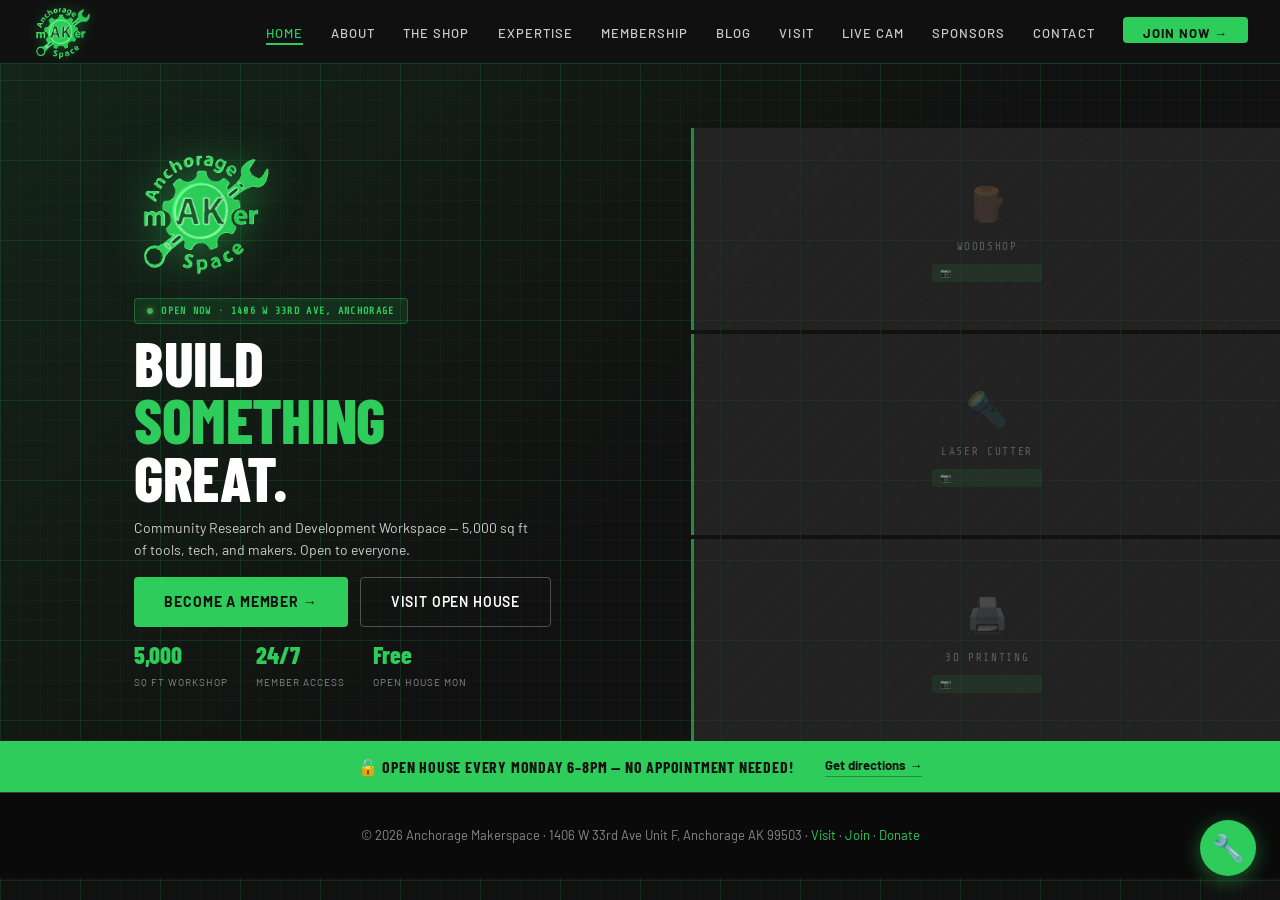
<file: index.html>
<!DOCTYPE html>
<html lang="en">
<head>
  <meta charset="UTF-8">
  <meta name="viewport" content="width=device-width, initial-scale=1">
  <title>Anchorage Makerspace — Community Research and Development Workspace</title>
  <link rel="stylesheet" href="assets/style.css">
  <style>
    /* ── Hero — sized to content, not viewport ── */
    .hero {
      min-height: 0;
      display: flex;
      align-items: flex-start;
      position: relative;
      overflow: hidden;
      padding-top: 80px;
      padding-bottom: 3rem;
      box-sizing: border-box;
    }

    .hero-glow {
      position: absolute; inset: 0;
      background: linear-gradient(135deg, rgba(46,204,90,0.10) 0%, transparent 55%);
      pointer-events: none;
    }

    /* Right-side image strip */
    .hero-image-strip {
      position: absolute; right: 0; top: 64px; bottom: 0; width: 46%;
      display: grid; grid-template-rows: repeat(3, 1fr); gap: 4px;
      opacity: 0.65;
    }

    .hero-img-ph {
      background: var(--mid);
      display: flex; flex-direction: column;
      align-items: center; justify-content: center; gap: 8px;
      border-left: 3px solid var(--green);
      position: relative; overflow: hidden;
    }

    .hero-img-ph::before {
      content: '';
      position: absolute; inset: 0;
      background: repeating-linear-gradient(
        -45deg, transparent, transparent 10px,
        rgba(255,255,255,0.02) 10px, rgba(255,255,255,0.02) 11px
      );
    }

    .ph-icon  { font-size: 34px; opacity: 0.3; }
    .ph-label { font-size: 11px; letter-spacing: 0.15em; text-transform: uppercase;
                color: var(--muted); font-family: 'Share Tech Mono', monospace; }
    .ph-hint  { font-size: 9px; color: var(--steel);
                padding: 2px 8px; background: rgba(46,204,90,0.15);
                border-radius: 3px; letter-spacing: 0.05em; }

    /* Left content */
    .hero-content {
      position: relative; z-index: 2;
      max-width: 560px;
      padding: 0 2rem 0 8vw;
    }

    .hero-badge {
      display: inline-flex; align-items: center; gap: 8px;
      background: rgba(46,204,90,0.12);
      border: 1px solid rgba(46,204,90,0.35);
      border-radius: 4px; padding: 4px 12px;
      font-size: 10px; letter-spacing: 0.13em; text-transform: uppercase;
      color: var(--green); font-weight: 600; margin-bottom: 0.6rem;
      font-family: 'Share Tech Mono', monospace;
    }

    .badge-dot {
      width: 6px; height: 6px; border-radius: 50%;
      background: #4CAF50;
      box-shadow: 0 0 6px rgba(76,175,80,0.8);
      animation: pulse 2s infinite;
    }

    @keyframes pulse {
      0%,100% { opacity: 1; } 50% { opacity: 0.35; }
    }

    h1 {
      font-family: 'Barlow Condensed', sans-serif;
      font-size: clamp(38px, 5vw, 62px);
      font-weight: 800; line-height: 0.93;
      text-transform: uppercase; letter-spacing: -0.01em;
      margin-bottom: 0.65rem;
    }

    h1 em { color: var(--green); font-style: normal; }

    .hero-sub {
      font-size: 14px; color: var(--text);
      line-height: 1.55; margin-bottom: 1rem; max-width: 400px;
    }

    .hero-actions { display: flex; gap: 0.75rem; flex-wrap: wrap; margin-bottom: 1rem; }

    .hero-stats { display: flex; gap: 1.75rem; }

    .hero-stat strong {
      display: block;
      font-family: 'Barlow Condensed', sans-serif;
      font-size: 24px; font-weight: 800; color: var(--green); line-height: 1;
    }

    .hero-stat span {
      font-size: 10px; color: var(--muted);
      text-transform: uppercase; letter-spacing: 0.1em;
    }

    /* ── Scroll-down cue ── */
    .scroll-cue {
      position: absolute;
      bottom: 28px;
      left: 50%;
      transform: translateX(-50%);
      display: flex;
      flex-direction: column;
      align-items: center;
      gap: 6px;
      color: var(--muted);
      font-family: 'Share Tech Mono', monospace;
      font-size: 10px;
      letter-spacing: 0.18em;
      text-transform: uppercase;
      text-decoration: none;
      z-index: 10;
      opacity: 0.7;
      transition: opacity 0.2s;
    }

    .scroll-cue:hover { opacity: 1; }

    .scroll-cue-arrow {
      width: 22px; height: 22px;
      border-right: 2px solid var(--green);
      border-bottom: 2px solid var(--green);
      transform: rotate(45deg);
      animation: bounce 1.8s ease-in-out infinite;
    }

    @keyframes bounce {
      0%, 100% { transform: rotate(45deg) translateY(0); }
      50%       { transform: rotate(45deg) translateY(6px); }
    }

    /* ── Open House Banner (green bar) — immediately below hero ── */
    /* Inherits .open-banner from style.css — no changes needed */

    @media (max-width: 768px) {
      .hero-image-strip { display: none; }
      .hero-content { padding: 2rem 1.5rem; }
      h1 { font-size: 48px; }
    }
  </style>
</head>
<body>

<nav>
  <a href="index.html" class="nav-logo">
    <img src="assets/AMS-Green-Logo.png" alt="Anchorage Makerspace Logo"
      style="height:58px; width:auto; filter: drop-shadow(0 0 6px rgba(46,204,90,0.4));">
  </a>
  <ul class="nav-links" id="nav-list">
    <li><a href="index.html">Home</a></li>
    <li><a href="about.html">About</a></li>
    <li><a href="shop.html">The Shop</a></li>
    <li><a href="expertise.html">Expertise</a></li>
    <li><a href="membership.html">Membership</a></li>
    <li><a href="blog.html">Blog</a></li>
    <li><a href="events.html">Events</a></li>
    <li><a href="visit.html">Visit</a></li>
    <li><a href="livestream.html">Live Cam</a></li>
    <li><a href="sponsors.html">Sponsors</a></li>
    <li><a href="contact-member.html">Contact</a></li>
    <li><a href="membership.html" class="nav-cta">Join Now →</a></li>
  </ul>
  <button class="nav-hamburger" id="nav-burger" aria-label="Menu">
    <span></span><span></span><span></span>
  </button>
</nav>

<div class="page-content">

  <!-- Hero — full viewport height -->
  <section class="hero">
    <div class="hero-glow"></div>

    <div class="hero-image-strip">
      <div class="hero-img-ph">
        <span class="ph-icon">🪵</span>
        <span class="ph-label">Woodshop</span>
        <span class="ph-hint">📷 Photo placeholder</span>
      </div>
      <div class="hero-img-ph">
        <span class="ph-icon">🔦</span>
        <span class="ph-label">Laser Cutter</span>
        <span class="ph-hint">📷 Photo placeholder</span>
      </div>
      <div class="hero-img-ph">
        <span class="ph-icon">🖨️</span>
        <span class="ph-label">3D Printing</span>
        <span class="ph-hint">📷 Photo placeholder</span>
      </div>
    </div>

    <div class="hero-content">

      <!-- AMS logo -->
      <div style="margin-bottom:0.6rem;">
        <img src="assets/AMS-Green-Logo.png" alt="Anchorage Makerspace"
          style="height:135px; width:auto;
            filter: drop-shadow(0 0 20px rgba(46,204,90,0.5));
            animation: pulse 3s infinite;">
      </div>

      <div class="hero-badge">
        <span class="badge-dot"></span>
        Open Now · 1406 W 33rd Ave, Anchorage
      </div>

      <h1>Build<br><em>Something</em><br>Great.</h1>

      <p class="hero-sub">Community Research and Development Workspace — 5,000 sq ft of tools, tech, and makers. Open to everyone.</p>

      <div class="hero-actions">
        <a href="membership.html" class="btn-primary">Become a Member →</a>
        <a href="visit.html" class="btn-secondary">Visit Open House</a>
      </div>

      <div class="hero-stats">
        <div class="hero-stat">
          <strong>5,000</strong>
          <span>sq ft workshop</span>
        </div>
        <div class="hero-stat">
          <strong>24/7</strong>
          <span>member access</span>
        </div>
        <div class="hero-stat">
          <strong>Free</strong>
          <span>open house Mon</span>
        </div>
      </div>
    </div>

  </section>

  <!-- Open House Banner — first thing visible after scrolling -->
  <div class="open-banner" id="open-banner">
    <p>🔓 Open House Every Monday 6–8pm — No appointment needed!</p>
    <a href="visit.html">Get directions →</a>
  </div>

</div><!-- /page-content -->

<footer>
  <p>© 2026 Anchorage Makerspace · 1406 W 33rd Ave Unit F, Anchorage AK 99503 ·
    <a href="visit.html">Visit</a> ·
    <a href="membership.html">Join</a> ·
    <a href="https://www.anchoragemakerspace.com/donate/">Donate</a>
  </p>
</footer>

<script src="assets/nav.js"></script>
<script src="assets/chatbot.js"></script>
</body>
</html>
</file>
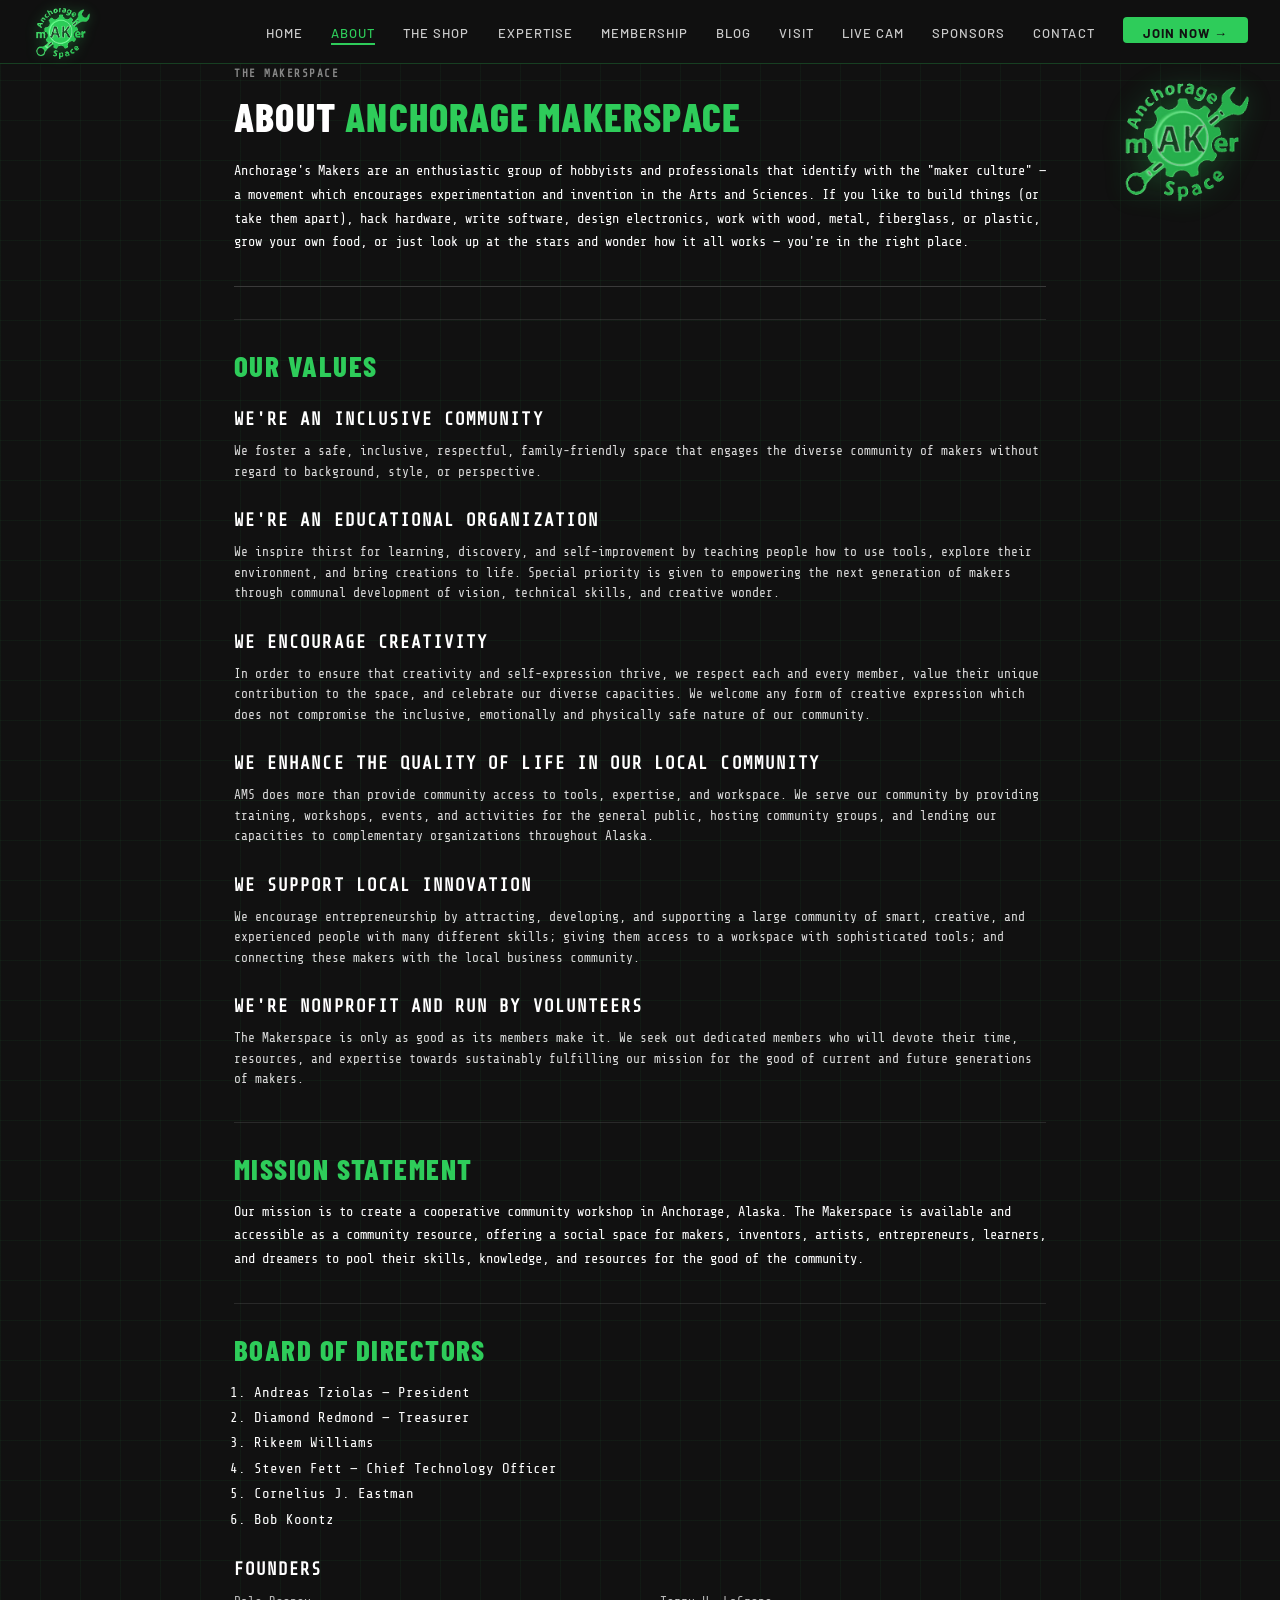
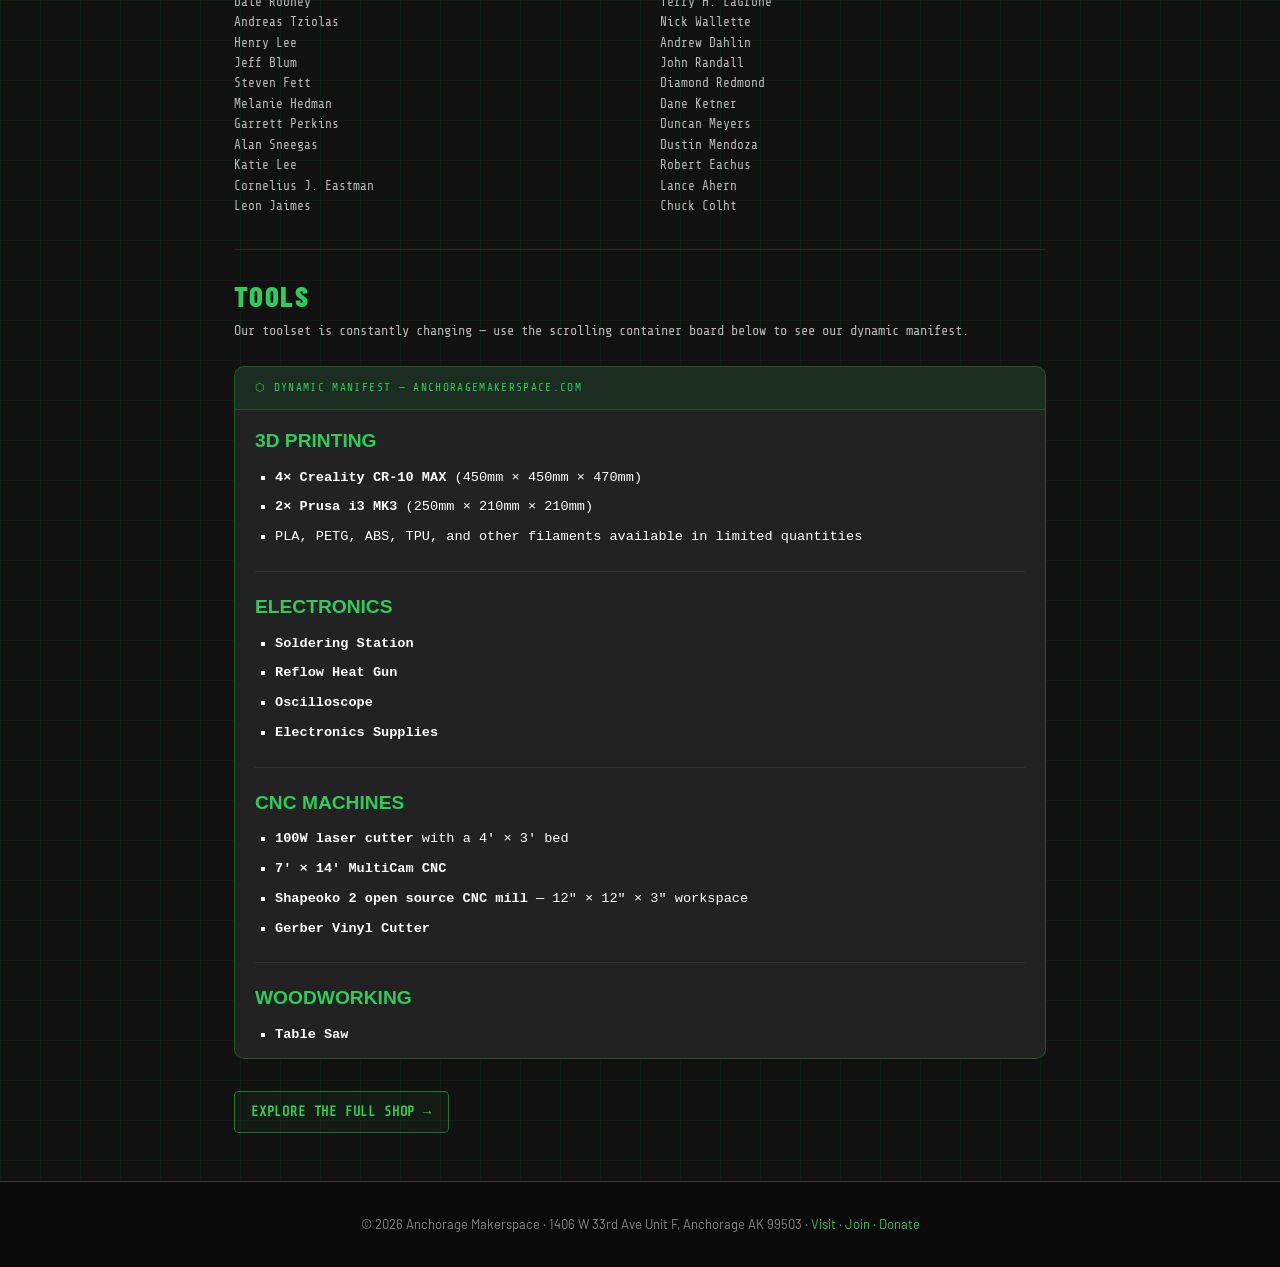
<file: about.html>
<!DOCTYPE html>
<html lang="en">
<head>
  <meta charset="UTF-8">
  <meta name="viewport" content="width=device-width, initial-scale=1">
  <title>About — Anchorage Makerspace</title>
  <link rel="stylesheet" href="assets/style.css">
  <style>

    .about-wrap {
      max-width: 780px;
      margin: 0 auto;
      padding: 3rem 2rem 5rem;
    }

    /* Page title — scoped so it doesn't fight style.css h2 */
    .about-page-title {
      font-family: 'Barlow Condensed', sans-serif;
      font-size: clamp(32px, 4.5vw, 52px);
      font-weight: 800; line-height: 1;
      text-transform: uppercase; letter-spacing: -0.01em;
      margin-bottom: 0.5rem;
    }

    .about-page-title em { color: #FFFFFF; font-style: normal; }

    /* Intro text */
    .about-intro {
      font-size: 15px; color: #FFFFFF;
      line-height: 1.75; margin-bottom: 2rem;
      border-bottom: 1px solid var(--steel);
      padding-bottom: 2rem;
    }

    /* Section headers */
    .about-h2 {
      font-family: 'Barlow Condensed', sans-serif;
      font-size: clamp(20px, 2.2vw, 26px);
      font-weight: 800; text-transform: uppercase;
      color: #FFFFFF; letter-spacing: 0.05em;
      margin: 2rem 0 0.5rem;
    }

    .about-h3 {
      font-family: 'Barlow Condensed', sans-serif;
      font-size: 17px; font-weight: 800;
      text-transform: uppercase; letter-spacing: 0.06em;
      color: var(--white);
      margin: 1.25rem 0 0.2rem;
    }

    /* General paragraph text */
    .about-wrap p {
      font-size: 14px; color: #FFFFFF;
      line-height: 1.75; margin: 0 0 0.5rem;
    }

    .about-wrap ul,
    .about-wrap ol {
      margin: 0.25rem 0 0.75rem 1.25rem;
      padding: 0;
    }

    /* List items */
    .about-wrap li {
      font-size: 14px; color: #FFFFFF;
      line-height: 1.7; margin-bottom: 0.1rem;
    }

    .about-divider {
      border: none;
      border-top: 1px solid var(--steel);
      margin: 2rem 0;
    }

    /* Founders — two column plain list */
    .name-list {
      font-size: 14px; color: #FFFFFF;
      line-height: 1.9;
      columns: 2; column-gap: 2rem;
      margin: 0.25rem 0 0.75rem;
    }

    @media (max-width: 500px) {
      .name-list { columns: 1; }
      .about-wrap { padding: 2rem 1.25rem 4rem; }
    }

    /* --- New styles for iframe positioning --- */
    /* Container for the iframe */
    .iframe-container {
        width: 100%;
        display: flex;
        justify-content: center;
    }
    
    /* The iframe itself - Locked to 100% width and a comfortable height */
    #about-content-iframe {
        width: 100%;
        height: 650px; /* Expands the window so you can scroll the entire list! */
        border: none; 
        overflow: auto; 
        background-color: #222; 
    }

  </style>
</head>
<body id="top" style="background-image: linear-gradient(rgba(46, 204, 90, 0.05) 1px, transparent 1px), linear-gradient(90deg, rgba(46, 204, 90, 0.05) 1px, transparent 1px); background-size: 40px 40px; background-color: #111111;">

<nav>
  <a href="index.html" class="nav-logo">
    <img src="assets/AMS-Green-Logo.png" alt="Anchorage Makerspace Logo"
      style="height:58px; width:auto; filter: drop-shadow(0 0 6px rgba(46,204,90,0.4));">
  </a>
  <ul class="nav-links" id="nav-list">
    <li><a href="index.html">Home</a></li>
    <li><a href="about.html" class="active">About</a></li>
    <li><a href="shop.html">The Shop</a></li>
    <li><a href="expertise.html">Expertise</a></li>
    <li><a href="membership.html">Membership</a></li>
    <li><a href="blog.html">Blog</a></li>
    <li><a href="events.html">Events</a></li>
    <li><a href="visit.html">Visit</a></li>
    <li><a href="livestream.html">Live Cam</a></li>
    <li><a href="sponsors.html">Sponsors</a></li>
    <li><a href="contact-member.html">Contact</a></li>
    <li><a href="membership.html" class="nav-cta">Join Now →</a></li>
  </ul>
  <button class="nav-hamburger" id="nav-burger" aria-label="Menu">
    <span></span><span></span><span></span>
  </button>
</nav>

<div class="page-content">
   <div style="position: fixed; top: 72px; right: 24px; z-index: 10; pointer-events: none;">
    <img src="assets/AMS-Green-Logo.png" alt="AMS Logo" style="width: 140px; height: auto; opacity: 0.85; filter: drop-shadow(0 0 15px rgba(46,204,90,0.4));">
  </div>  
<div class="about-wrap" style="max-width: 860px; margin: 0 auto; padding: 0 24px; color: #ffffff;">

    <p class="section-label" style="font-family: 'Share Tech Mono', monospace; font-size: 0.68rem; text-transform: uppercase; letter-spacing: 0.14em; color: var(--muted, #888); margin-bottom: 10px;">The Makerspace</p>
    <h1 class="about-page-title" style="font-family: 'Barlow Condensed', sans-serif; font-size: 2.5rem; font-weight: 800; text-transform: uppercase; letter-spacing: 0.03em; margin-bottom: 20px; line-height: 1.15;">About <em style="color: #2ecc5a; font-style: normal;">Anchorage Makerspace</em></h1>
    <p class="about-intro" style="font-family: 'Share Tech Mono', monospace; font-size: 0.85rem; line-height: 1.75; color: #ffffff; margin-bottom: 2rem;">Anchorage's Makers are an enthusiastic group of hobbyists and professionals that identify with the "maker culture" — a movement which encourages experimentation and invention in the Arts and Sciences. If you like to build things (or take them apart), hack hardware, write software, design electronics, work with wood, metal, fiberglass, or plastic, grow your own food, or just look up at the stars and wonder how it all works — you're in the right place.</p>

    <hr class="about-divider" style="border: none; border-top: 1px solid rgba(255,255,255,0.1); margin: 2rem 0;">

    <h2 class="about-h2" id="core-values" style="font-family: 'Barlow Condensed', sans-serif; font-size: 1.8rem; text-transform: uppercase; color: #2ecc5a; margin-bottom: 1.5rem;">Our Values</h2>

    <h3 class="about-h3" style="font-family: 'Share Tech Mono', monospace; font-size: 1.1rem; color: #ffffff; margin-top: 1.5rem; margin-bottom: 0.5rem;">We're an Inclusive Community</h3>
    <p style="font-family: 'Share Tech Mono', monospace; font-size: 0.80rem; line-height: 1.6; color: rgba(255,255,255,0.85);">We foster a safe, inclusive, respectful, family-friendly space that engages the diverse community of makers without regard to background, style, or perspective.</p>

    <h3 class="about-h3" style="font-family: 'Share Tech Mono', monospace; font-size: 1.1rem; color: #ffffff; margin-top: 1.5rem; margin-bottom: 0.5rem;">We're an Educational Organization</h3>
    <p style="font-family: 'Share Tech Mono', monospace; font-size: 0.80rem; line-height: 1.6; color: rgba(255,255,255,0.85);">We inspire thirst for learning, discovery, and self-improvement by teaching people how to use tools, explore their environment, and bring creations to life. Special priority is given to empowering the next generation of makers through communal development of vision, technical skills, and creative wonder.</p>

    <h3 class="about-h3" style="font-family: 'Share Tech Mono', monospace; font-size: 1.1rem; color: #ffffff; margin-top: 1.5rem; margin-bottom: 0.5rem;">We Encourage Creativity</h3>
    <p style="font-family: 'Share Tech Mono', monospace; font-size: 0.80rem; line-height: 1.6; color: rgba(255,255,255,0.85);">In order to ensure that creativity and self-expression thrive, we respect each and every member, value their unique contribution to the space, and celebrate our diverse capacities. We welcome any form of creative expression which does not compromise the inclusive, emotionally and physically safe nature of our community.</p>

    <h3 class="about-h3" style="font-family: 'Share Tech Mono', monospace; font-size: 1.1rem; color: #ffffff; margin-top: 1.5rem; margin-bottom: 0.5rem;">We Enhance the Quality of Life in Our Local Community</h3>
    <p style="font-family: 'Share Tech Mono', monospace; font-size: 0.80rem; line-height: 1.6; color: rgba(255,255,255,0.85);">AMS does more than provide community access to tools, expertise, and workspace. We serve our community by providing training, workshops, events, and activities for the general public, hosting community groups, and lending our capacities to complementary organizations throughout Alaska.</p>

    <h3 class="about-h3" style="font-family: 'Share Tech Mono', monospace; font-size: 1.1rem; color: #ffffff; margin-top: 1.5rem; margin-bottom: 0.5rem;">We Support Local Innovation</h3>
    <p style="font-family: 'Share Tech Mono', monospace; font-size: 0.80rem; line-height: 1.6; color: rgba(255,255,255,0.85);">We encourage entrepreneurship by attracting, developing, and supporting a large community of smart, creative, and experienced people with many different skills; giving them access to a workspace with sophisticated tools; and connecting these makers with the local business community.</p>

    <h3 class="about-h3" style="font-family: 'Share Tech Mono', monospace; font-size: 1.1rem; color: #ffffff; margin-top: 1.5rem; margin-bottom: 0.5rem;">We're Nonprofit and Run by Volunteers</h3>
    <p style="font-family: 'Share Tech Mono', monospace; font-size: 0.80rem; line-height: 1.6; color: rgba(255,255,255,0.85);">The Makerspace is only as good as its members make it. We seek out dedicated members who will devote their time, resources, and expertise towards sustainably fulfilling our mission for the good of current and future generations of makers.</p>

    <hr class="about-divider" style="border: none; border-top: 1px solid rgba(255,255,255,0.1); margin: 2rem 0;">

    <h2 class="about-h2" id="mission" style="font-family: 'Barlow Condensed', sans-serif; font-size: 1.8rem; text-transform: uppercase; color: #2ecc5a; margin-bottom: 1rem;">Mission Statement</h2>
    <p style="font-family: 'Share Tech Mono', monospace; font-size: 0.85rem; line-height: 1.75; color: #ffffff;">Our mission is to create a cooperative community workshop in Anchorage, Alaska. The Makerspace is available and accessible as a community resource, offering a social space for makers, inventors, artists, entrepreneurs, learners, and dreamers to pool their skills, knowledge, and resources for the good of the community.</p>

    <hr class="about-divider" style="border: none; border-top: 1px solid rgba(255,255,255,0.1); margin: 2rem 0;">

    <h2 class="about-h2" id="board" style="font-family: 'Barlow Condensed', sans-serif; font-size: 1.8rem; text-transform: uppercase; color: #2ecc5a; margin-bottom: 1rem;">Board of Directors</h2>
    <ol style="font-family: 'Share Tech Mono', monospace; font-size: 0.85rem; line-height: 1.75; margin-left: 20px; color: #ffffff; margin-bottom: 1.5rem;">
      <li>Andreas Tziolas — President</li>
      <li>Diamond Redmond — Treasurer</li>
      <li>Rikeem Williams</li>
      <li>Steven Fett — Chief Technology Officer</li>
      <li>Cornelius J. Eastman</li>
      <li>Bob Koontz</li>
    </ol>

    <h3 class="about-h3" style="font-family: 'Share Tech Mono', monospace; font-size: 1.1rem; color: #ffffff; margin-bottom: 0.5rem;">Founders</h3>
    <div class="name-list" style="font-family: 'Share Tech Mono', monospace; font-size: 0.80rem; line-height: 1.6; color: rgba(255,255,255,0.7); column-count: 2; column-gap: 40px; margin-bottom: 2rem;">
      Dale Rooney<br>Andreas Tziolas<br>Henry Lee<br>Jeff Blum<br>Steven Fett<br>Melanie Hedman<br>Garrett Perkins<br>Alan Sneegas<br>Katie Lee<br>Cornelius J. Eastman<br>Leon Jaimes<br>Terry H. LaGrone<br>Nick Wallette<br>Andrew Dahlin<br>John Randall<br>Diamond Redmond<br>Dane Ketner<br>Duncan Meyers<br>Dustin Mendoza<br>Robert Eachus<br>Lance Ahern<br>Chuck Colht
    </div>

    <hr class="about-divider" style="border: none; border-top: 1px solid rgba(255,255,255,0.1); margin: 2rem 0;">

    <h2 class="about-h2" id="tools" style="font-family: 'Barlow Condensed', sans-serif; font-size: 1.8rem; text-transform: uppercase; color: #2ecc5a; margin-bottom: 0.5rem;">Tools</h2>
    <p style="font-family: 'Share Tech Mono', monospace; font-size: 0.85rem; color: rgba(255,255,255,0.7); margin-bottom: 1.5rem;">Our toolset is constantly changing — use the scrolling container board below to see our dynamic manifest.</p>

    <div id="article-panel" style="display: block; margin-top: 1.5rem; background: #1a1a1a; border: 1px solid rgba(46,204,90,0.35); border-radius: 10px; overflow: hidden; width: 100%;">
      <div class="article-panel-header" style="display: flex; align-items: center; justify-content: space-between; padding: 0.75rem 1.25rem; background: rgba(46,204,90,0.10); border-bottom: 1px solid rgba(46,204,90,0.25);">
        <span class="article-panel-title" style="font-family: 'Share Tech Mono', monospace; font-size: 0.70rem; letter-spacing: 0.12em; text-transform: uppercase; color: #2ecc5a;">⬡ Dynamic Manifest — anchoragemakerspace.com</span>
      </div>
      
      <iframe id="article-frame" style="width: 100%; height: 72vh; border: none; display: block; background: #222;" srcdoc='
        <!DOCTYPE html>
        <html>
        <head>
          <style>
            body { background-color: #222; color: #ffffff; font-family: "Share Tech Mono", monospace; padding: 20px; margin: 0; }
            h2 { font-family: sans-serif; color: #2ecc5a; text-transform: uppercase; font-size: 1.20rem; margin-top: 0; margin-bottom: 10px; }
            ul { list-style-type: square; margin-left: 20px; padding: 0; line-height: 1.75; font-size: 0.85rem; margin-bottom: 0; }
            li { margin-bottom: 6px; }
            strong { color: #ffffff; }
            .section { margin-bottom: 24px; border-bottom: 1px solid #333; padding-bottom: 16px; }
            .section:last-child { border-bottom: none; margin-bottom: 0; padding-bottom: 0; }
          </style>
        </head>
        <body>
          <div class="section">
            <h2>3D Printing</h2>
            <ul>
              <li><strong>4&times; Creality CR-10 MAX</strong> (450mm &times; 450mm &times; 470mm)</li>
              <li><strong>2&times; Prusa i3 MK3</strong> (250mm &times; 210mm &times; 210mm)</li>
              <li>PLA, PETG, ABS, TPU, and other filaments available in limited quantities</li>
            </ul>
          </div>
          <div class="section">
            <h2>Electronics</h2>
            <ul>
              <li><strong>Soldering Station</strong></li>
              <li><strong>Reflow Heat Gun</strong></li>
              <li><strong>Oscilloscope</strong></li>
              <li><strong>Electronics Supplies</strong></li>
            </ul>
          </div>
          <div class="section">
            <h2>CNC Machines</h2>
            <ul>
              <li><strong>100W laser cutter</strong> with a 4&apos; &times; 3&apos; bed</li>
              <li><strong>7&apos; &times; 14&apos; MultiCam CNC</strong></li>
              <li><strong>Shapeoko 2 open source CNC mill</strong> &mdash; 12&quot; &times; 12&quot; &times; 3&quot; workspace</li>
              <li><strong>Gerber Vinyl Cutter</strong></li>
            </ul>
          </div>
          <div class="section">
            <h2>Woodworking</h2>
            <ul>
              <li><strong>Table Saw</strong></li>
              <li><strong>Drill Presses</strong></li>
              <li><strong>Bandsaw (Wood)</strong></li>
              <li><strong>Router Tables &times; 2</strong></li>
              <li><strong>Miter Saw</strong></li>
              <li><strong>Circular Saw</strong></li>
              <li><strong>Planer</strong></li>
              <li><strong>Biscuit Cutter</strong></li>
              <li><strong>Hand Tools</strong></li>
              <li><strong>4&apos; Belt Sander</strong></li>
            </ul>
          </div>
          <div class="section">
            <h2>Metalworking</h2>
            <ul>
              <li><strong>Welder</strong></li>
              <li><strong>Bandsaw (Metal)</strong></li>
            </ul>
          </div>
          <div class="section">
            <h2>Automotive</h2>
            <ul>
              <li><strong>Floor Jack and Stands</strong></li>
              <li><strong>Battery Charger</strong></li>
              <li><strong>Automotive Wrench Set</strong></li>
            </ul>
          </div>
          <div class="section">
            <h2>Crafts</h2>
            <ul>
              <li><strong>Laser Engraver</strong></li>
              <li><strong>Hot glue, hand tools, craft supplies</strong></li>
            </ul>
          </div>
          <div class="section">
            <h2>Computing</h2>
            <ul>
              <li><strong>Workstations with design software</strong></li>
              <li><strong>Robust server for hosting and development</strong></li>
            </ul>
          </div>
        </body>
        </html>
      '></iframe>
    </div>

    <p style="margin-top: 2rem; margin-bottom: 3rem;">
      <a href="shop.html" class="btn-primary" style="font-family: 'Share Tech Mono', monospace; font-size: 0.85rem; color: #2ecc5a; text-decoration: none; border: 1px solid rgba(46,204,90,0.5); padding: 8px 16px; border-radius: 5px; background: rgba(46,204,90,0.05); display: inline-block;">Explore the Full Shop →</a>
    </p>

  </div>
</div>
<footer>
  <p>© 2026 Anchorage Makerspace · 1406 W 33rd Ave Unit F, Anchorage AK 99503 ·
    <a href="visit.html">Visit</a> ·
    <a href="membership.html">Join</a> ·
    <a href="https://www.anchoragemakerspace.com/donate/">Donate</a>
  </p>
</footer>

<script src="assets/nav.js"></script>
</body>
</html>
</file>
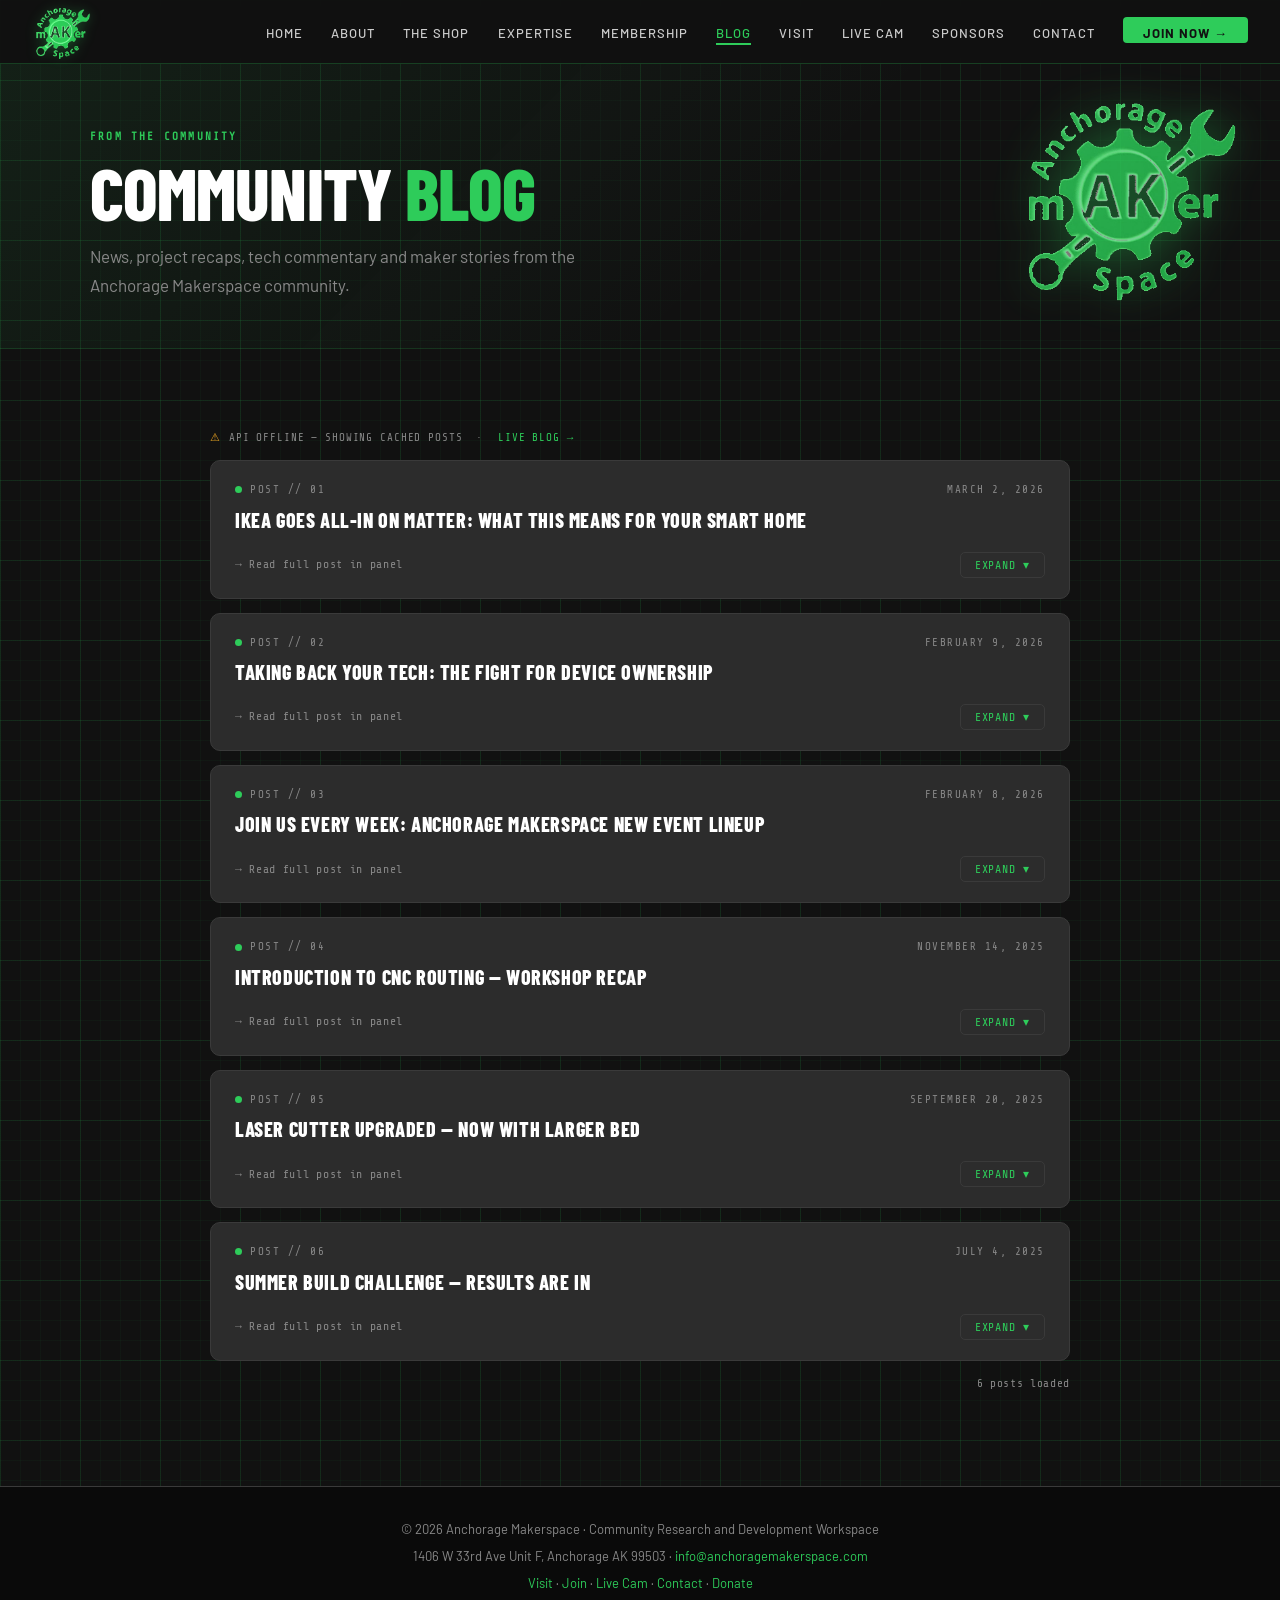
<file: blog.html>
<!DOCTYPE html>
<html lang="en">
<head>
  <meta charset="UTF-8">
  <meta name="viewport" content="width=device-width, initial-scale=1">
  <title>Blog — Anchorage Makerspace</title>
  <link rel="stylesheet" href="assets/style.css">
  <style>
    .blog-card {
      background: var(--mid);
      border: 1px solid var(--steel);
      border-radius: 10px;
      padding: 20px 24px;
      margin-bottom: 14px;
      transition: border-color 0.2s;
    }

    .blog-card:hover { border-color: var(--green); }

    .card-label {
      font-size: 0.68rem;
      font-family: 'Share Tech Mono', monospace;
      text-transform: uppercase;
      letter-spacing: 0.14em;
      color: var(--muted);
      margin-bottom: 10px;
      display: flex;
      align-items: center;
      justify-content: space-between;
    }

    .card-label-left { display: flex; align-items: center; gap: 8px; }

    .loading-dot {
      width: 7px; height: 7px; border-radius: 50%;
      background: var(--green);
      animation: blink 1.4s infinite; flex-shrink: 0;
    }

    @keyframes blink { 0%,100%{opacity:1} 50%{opacity:0.15} }

    .post-title {
      font-family: 'Barlow Condensed', sans-serif;
      font-size: 1.25rem; font-weight: 800;
      text-transform: uppercase; letter-spacing: 0.03em;
      margin-bottom: 8px; line-height: 1.15;
    }

    .post-excerpt {
      font-family: 'Share Tech Mono', monospace;
      font-size: 0.80rem; line-height: 1.75;
      color: var(--green); white-space: pre-wrap;
      word-break: break-word;
      max-height: 0; overflow: hidden;
      transition: max-height 0.4s ease;
    }

    .post-excerpt.expanded { max-height: 600px; }

    .post-footer {
      display: flex; align-items: center;
      justify-content: space-between;
      margin-top: 12px; flex-wrap: wrap; gap: 8px;
    }

    .post-meta {
      font-family: 'Share Tech Mono', monospace;
      font-size: 0.68rem; color: var(--muted);
    }

    .read-btn {
      font-family: 'Share Tech Mono', monospace;
      font-size: 0.72rem; color: var(--green);
      background: none; border: 1px solid var(--steel);
      border-radius: 5px; padding: 5px 14px;
      cursor: pointer; letter-spacing: 0.08em;
      transition: border-color 0.2s, background 0.2s;
      text-transform: uppercase;
    }

    .read-btn:hover { border-color: var(--green); background: var(--green-dim); }

    .full-link {
      font-family: 'Share Tech Mono', monospace;
      font-size: 0.72rem; color: var(--muted);
      text-decoration: none; letter-spacing: 0.06em;
      border-bottom: 1px solid var(--steel); padding-bottom: 1px;
      transition: color 0.2s, border-color 0.2s;
    }

    .full-link:hover { color: var(--green); border-color: var(--green); }

    #loading-card {
      background: var(--mid); border: 1px solid var(--steel);
      border-radius: 10px; padding: 28px 24px; margin-bottom: 14px;
      display: flex; align-items: center; gap: 12px;
    }

    #loading-card .loading-dot { width: 10px; height: 10px; }

    #loading-card span {
      font-family: 'Share Tech Mono', monospace;
      font-size: 0.82rem; color: var(--muted); letter-spacing: 0.08em;
    }

    #post-count {
      font-family: 'Share Tech Mono', monospace;
      font-size: 0.70rem; color: var(--muted);
      text-align: right; margin-bottom: 14px; letter-spacing: 0.06em;
    }

    .blog-inner { max-width: 860px; margin: 0 auto; }

    .post-nav {
      display: none;
      align-items: center;
      flex-wrap: wrap;
      gap: 8px;
      border-top: 1px solid var(--steel);
      margin-top: 14px;
      padding-top: 12px;
    }

    .post-nav.visible { display: flex; }

    .post-nav-link {
      font-family: 'Share Tech Mono', monospace;
      font-size: 0.72rem; color: var(--muted);
      text-decoration: none; letter-spacing: 0.08em;
      text-transform: uppercase;
      padding: 6px 16px;
      border: 1px solid var(--steel);
      border-radius: 5px;
      transition: color 0.2s, border-color 0.2s, background 0.2s;
    }

    .post-nav-link:hover {
      color: var(--green);
      border-color: var(--green);
      background: rgba(46,204,90,0.08);
    }

    /* ── Article iframe panel ── */
    #article-panel {
      display: none;
      margin-top: 2rem;
      background: var(--mid);
      border: 1px solid rgba(46,204,90,0.35);
      border-radius: 10px;
      overflow: hidden;
    }

    #article-panel.open { display: block; }

    .article-panel-header {
      display: flex; align-items: center;
      justify-content: space-between;
      padding: 0.75rem 1.25rem;
      background: rgba(46,204,90,0.10);
      border-bottom: 1px solid rgba(46,204,90,0.25);
    }

    .article-panel-title {
      font-family: 'Share Tech Mono', monospace;
      font-size: 0.70rem; letter-spacing: 0.12em;
      text-transform: uppercase; color: var(--green);
    }

    .article-close-btn {
      font-family: 'Share Tech Mono', monospace;
      font-size: 0.70rem; color: var(--muted);
      background: none; border: 1px solid var(--steel);
      border-radius: 4px; padding: 4px 12px;
      cursor: pointer; letter-spacing: 0.08em;
      text-transform: uppercase;
      transition: color 0.2s, border-color 0.2s;
    }

    .article-close-btn:hover { color: var(--green); border-color: var(--green); }

    #article-frame {
      width: 100%; height: 72vh;
      border: none; display: block;
      background: #fff;
    }

    .article-panel-nav {
      display: flex; align-items: center; gap: 8px;
      flex-wrap: wrap;
      padding: 0.75rem 1.25rem;
      border-top: 1px solid var(--steel);
      background: var(--charcoal);
    }
  </style>
</head>
<body id="top">

<nav>
  <a href="index.html" class="nav-logo"></a>
  <ul class="nav-links" id="nav-list">
    <li><a href="index.html">Home</a></li>
    <li><a href="shop.html">The Shop</a></li>
    <li><a href="expertise.html">Expertise</a></li>
    <li><a href="membership.html">Membership</a></li>
    <li><a href="blog.html">Blog</a></li>
    <li><a href="visit.html">Visit</a></li>
    <li><a href="livestream.html">Live Cam</a></li>
    <li><a href="sponsors.html">Sponsors</a></li>
    <li><a href="contact-member.html">Contact</a></li>
    <li><a href="membership.html" class="nav-cta">Join Now →</a></li>
  </ul>
  <button class="nav-hamburger" id="nav-burger" aria-label="Menu">
    <span></span><span></span><span></span>
  </button>
</nav>

<div class="page-content">

  <div class="page-hero" style="position:relative;">
    <div class="page-hero-inner">
      <img src="assets/AMS-Green-Logo.png" alt="Anchorage Makerspace" style="position:absolute; top:1.25rem; right:2rem; height:225px; width:auto; opacity:0.82; filter:drop-shadow(0 0 20px rgba(46,204,90,0.50)); pointer-events:none; z-index:1;">
      <div class="section-label">From the Community</div>
      <h1>Community <em>Blog</em></h1>
      <p>News, project recaps, tech commentary and maker stories from the Anchorage Makerspace community.</p>
    </div>
  </div>

  <section>
    <div class="blog-inner">

      <div id="loading-card">
        <div class="loading-dot"></div>
        <span>Fetching latest posts...</span>
      </div>

      <div id="posts-container"></div>
      <div id="post-count"></div>

      <!-- Article iframe panel -->
      <div id="article-panel">
        <div class="article-panel-header">
          <span class="article-panel-title">⬡ Viewing Article — anchoragemakerspace.com</span>
          <button class="article-close-btn" onclick="closeArticle()">✕ Close</button>
        </div>
        <iframe id="article-frame" src="" title="Article"></iframe>
        <div class="article-panel-nav">
          <a class="post-nav-link" href="#article-panel">↑ Top of Article</a>
          <a class="post-nav-link" href="#top">← Blog List</a>
          <a class="post-nav-link" href="index.html">⌂ AMS Home</a>
          <a class="post-nav-link" href="membership.html">Join AMS →</a>
        </div>
      </div>

    </div>
  </section>

</div>

<footer>
  <p>© 2026 Anchorage Makerspace · Community Research and Development Workspace</p>
  <p style="margin-top:6px;">1406 W 33rd Ave Unit F, Anchorage AK 99503 · <a href="mailto:info@anchoragemakerspace.com">info@anchoragemakerspace.com</a></p>
  <p style="margin-top:6px;">
    <a href="visit.html">Visit</a> · <a href="membership.html">Join</a> · <a href="livestream.html">Live Cam</a> · <a href="contact-member.html">Contact</a> · <a href="https://www.anchoragemakerspace.com/donate/">Donate</a>
  </p>
</footer>

<script src="assets/nav.js"></script>
<script>
  window.addEventListener('load', fetchPosts);

  var WP_API = 'https://www.anchoragemakerspace.com/wp-json/wp/v2/posts?per_page=8&_embed';

  function fetchPosts() {
    var xhr = new XMLHttpRequest();
    xhr.onreadystatechange = function () {
      if (this.readyState == 4) {
        document.getElementById('loading-card').style.display = 'none';
        if (this.status == 200) {
          renderPosts(JSON.parse(this.responseText));
        } else {
          renderFallback();
        }
      }
    };
    xhr.open('GET', WP_API, true);
    xhr.send();
  }

  function renderPosts(posts) {
    var container = document.getElementById('posts-container');
    posts.forEach(function (post, i) {
      var rawDate = post.date_gmt || post.date;
      var date    = new Date(rawDate).toLocaleDateString('en-US', { year:'numeric', month:'long', day:'numeric' });
      var title   = decodeEntities(typeof post.title === 'string' ? post.title : post.title.rendered);
      var rawExc  = typeof post.excerpt === 'string' ? post.excerpt : post.excerpt.rendered;
      var excerpt = stripTags(decodeEntities(rawExc)).trim();
      var link    = post.link;
      var excId   = 'exc-' + i;
      var btnId   = 'btn-' + i;

      var navId  = 'nav-' + i;

      var card = document.createElement('div');
      card.className = 'blog-card';
      card.innerHTML =
        '<div class="card-label">' +
          '<div class="card-label-left">' +
            '<div class="loading-dot"></div>' +
            '<span>Post // ' + String(i+1).padStart(2,'0') + '</span>' +
          '</div>' +
          '<span>' + date + '</span>' +
        '</div>' +
        '<div class="post-title">' + title + '</div>' +
        '<div class="post-excerpt" id="' + excId + '">' + excerpt + '</div>' +
        '<div class="post-footer">' +
          '<button class="full-link" style="background:none;border:none;cursor:pointer;padding:0;" onclick="openArticle(\'' + link + '\')">→ Read full post in panel</button>' +
          '<button class="read-btn" id="' + btnId + '" onclick="toggle(\'' + excId + '\',\'' + btnId + '\',\'' + navId + '\')">Expand ▾</button>' +
        '</div>' +
        '<div class="post-nav" id="' + navId + '">' +
          '<a class="post-nav-link" href="#top">↑ Back to Top</a>' +
          '<a class="post-nav-link" href="blog.html">← Blog Home</a>' +
          '<button class="post-nav-link" style="cursor:pointer;" onclick="openArticle(\'' + link + '\')">⬡ Open in Panel →</button>' +
        '</div>';
      container.appendChild(card);
    });
    document.getElementById('post-count').textContent = posts.length + ' posts loaded';
  }

  function openArticle(url) {
    var panel = document.getElementById('article-panel');
    var frame = document.getElementById('article-frame');
    frame.src = url;
    panel.classList.add('open');
    // Scroll to panel
    setTimeout(function() {
      panel.scrollIntoView({ behavior: 'smooth', block: 'start' });
    }, 100);
  }

  function closeArticle() {
    var panel = document.getElementById('article-panel');
    var frame = document.getElementById('article-frame');
    panel.classList.remove('open');
    frame.src = '';
    document.getElementById('top').scrollIntoView({ behavior: 'smooth' });
  }

  function toggle(excId, btnId, navId) {
    var el  = document.getElementById(excId);
    var btn = document.getElementById(btnId);
    var nav = document.getElementById(navId);
    var expanded = el.classList.toggle('expanded');
    btn.textContent = expanded ? 'Collapse ▴' : 'Expand ▾';
    if (nav) nav.classList.toggle('visible', expanded);
  }

  function renderFallback() {
    var fallback = [
      { date:'2026-03-02', title:{ rendered:'IKEA Goes All-In on Matter: What This Means for Your Smart Home' },
        excerpt:{ rendered:'IKEA has announced full Matter protocol support across its DIRIGERA hub ecosystem. Your IKEA smart bulbs, blinds, and sensors can now talk directly to Apple Home, Google Home, and Amazon Alexa without a proprietary bridge — a big win for the open smart-home standard.' },
        link:'https://www.anchoragemakerspace.com/2026/03/02/ikea-goes-all-in-on-matter-what-this-means-for-your-smart-home/' },
      { date:'2026-02-09', title:{ rendered:'Taking Back Your Tech: The Fight for Device Ownership' },
        excerpt:{ rendered:'Right-to-repair legislation is gaining momentum across the US. This post explores what device ownership really means, why manufacturers resist repairability, and how the maker community is at the forefront of pushing back.' },
        link:'https://www.anchoragemakerspace.com/2026/02/09/taking-back-your-tech-the-fight-for-device-ownership/' },
      { date:'2026-02-08', title:{ rendered:'Join Us Every Week: Anchorage Makerspace New Event Lineup' },
        excerpt:{ rendered:'We\'ve refreshed our weekly schedule with new recurring events: Monday Open House (6–8pm, free, no appointment), Wednesday Electronics Night, and Friday Build Sessions. Drop in and see what people are building.' },
        link:'https://www.anchoragemakerspace.com/2026/02/08/join-us-every-week-anchorage-makerspace-new-event-lineup/' },
      { date:'2025-11-14', title:{ rendered:'Introduction to CNC Routing — Workshop Recap' },
        excerpt:{ rendered:'Last month\'s CNC workshop drew 14 attendees ranging from beginners to experienced woodworkers. Participants learned toolpath generation in Fusion 360, material hold-down strategies, and feed/speed basics.' },
        link:'https://www.anchoragemakerspace.com/_blog/' },
      { date:'2025-09-20', title:{ rendered:'Laser Cutter Upgraded — Now with Larger Bed' },
        excerpt:{ rendered:'Our CO2 laser cutter has been upgraded to a 24"×36" cutting bed — nearly double the previous workspace. Members can now engrave full-size cutting boards, larger acrylic panels, and custom signage in a single pass.' },
        link:'https://www.anchoragemakerspace.com/_blog/' },
      { date:'2025-07-04', title:{ rendered:'Summer Build Challenge — Results Are In' },
        excerpt:{ rendered:'Sixteen members entered this summer\'s build challenge themed "Alaska-Inspired." Projects ranged from a hand-laminated kayak paddle to a 3D-printed topographic map of Denali with embedded LEDs.' },
        link:'https://www.anchoragemakerspace.com/_blog/' }
    ];

    var note = document.createElement('div');
    note.style.cssText = 'font-family:"Share Tech Mono",monospace;font-size:0.68rem;color:var(--muted);' +
      'letter-spacing:0.08em;text-transform:uppercase;margin-bottom:14px;display:flex;align-items:center;gap:8px;';
    note.innerHTML = '<span style="color:#e8a020;">⚠</span> API offline — showing cached posts &nbsp;·&nbsp;' +
      '<a href="https://www.anchoragemakerspace.com/_blog/" style="color:var(--green);text-decoration:none;" target="_blank">live blog →</a>';
    document.getElementById('posts-container').appendChild(note);
    renderPosts(fallback);
  }

  function stripTags(html) {
    var d = document.createElement('div'); d.innerHTML = html;
    return d.textContent || d.innerText || '';
  }

  function decodeEntities(str) {
    var t = document.createElement('textarea'); t.innerHTML = str; return t.value;
  }
</script>

</body>
</html>
</file>
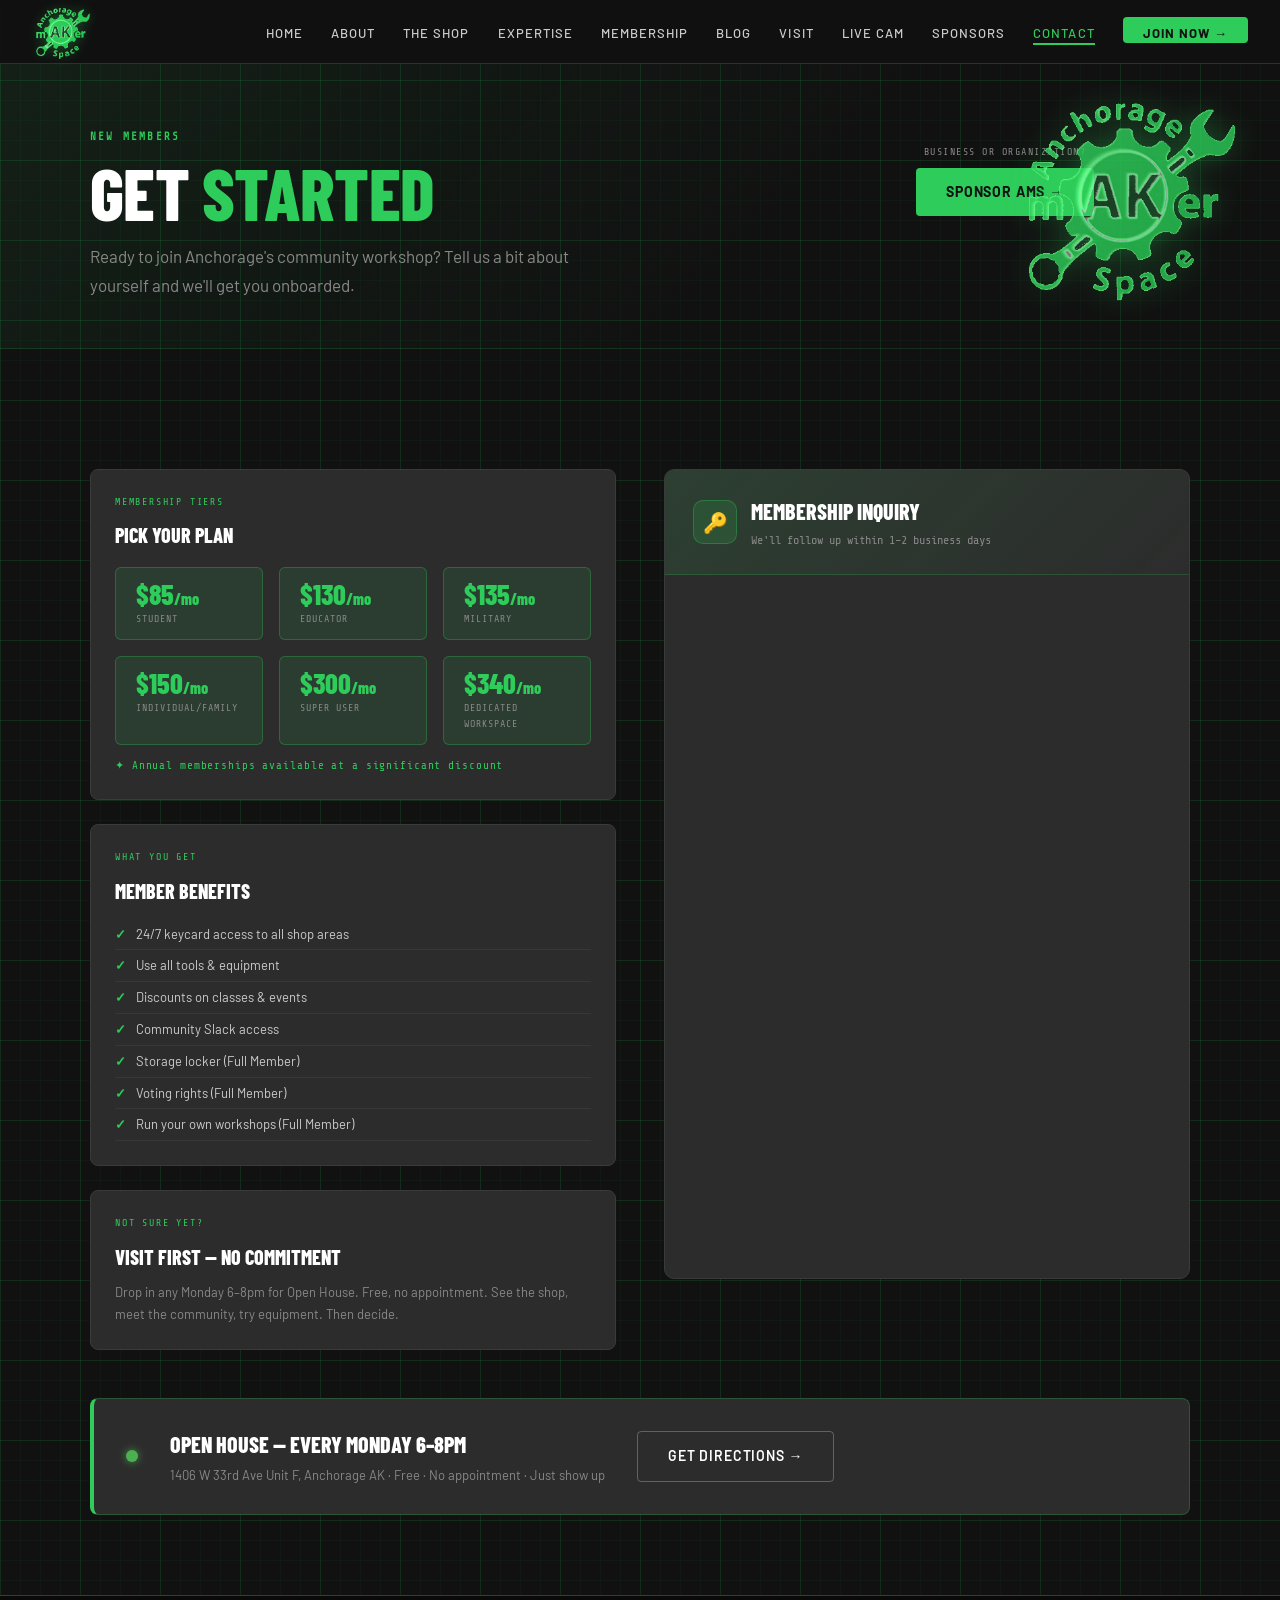
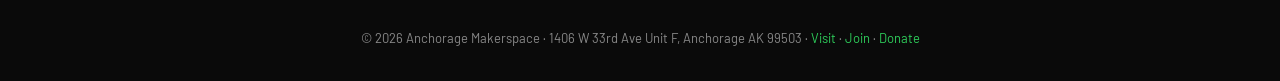
<file: contact-member.html>
<!DOCTYPE html>
<html lang="en">
<head>
  <meta charset="UTF-8">
  <meta name="viewport" content="width=device-width, initial-scale=1">
  <title>Join the Makerspace — Anchorage Makerspace</title>
  <link rel="stylesheet" href="assets/style.css">
  <style>
    .contact-layout {
      display: grid;
      grid-template-columns: 1fr 1fr;
      gap: 3rem;
      align-items: start;
      margin-top: 2.5rem;
    }

    /* ── Left: info panel ── */
    .contact-info { display: flex; flex-direction: column; gap: 1.5rem; }

    .info-card {
      background: var(--mid);
      border: 1px solid var(--steel);
      border-radius: 8px;
      padding: 1.5rem;
      transition: border-color 0.2s;
    }

    .info-card:hover { border-color: var(--green); }

    .info-card-label {
      font-family: 'Share Tech Mono', monospace;
      font-size: 10px; letter-spacing: 0.18em;
      text-transform: uppercase; color: var(--green);
      margin-bottom: 0.6rem;
    }

    .info-card-title {
      font-family: 'Barlow Condensed', sans-serif;
      font-size: 20px; font-weight: 800;
      text-transform: uppercase; margin-bottom: 0.5rem;
    }

    .info-card p {
      font-size: 13px; color: var(--muted); line-height: 1.7;
    }

    .perk-list { list-style: none; margin-top: 0.75rem; }

    .perk-list li {
      font-size: 13px; color: var(--text);
      padding: 5px 0;
      border-bottom: 1px solid rgba(255,255,255,0.05);
      display: flex; align-items: center; gap: 10px;
    }

    .perk-list li::before {
      content: '✓'; color: var(--green);
      font-weight: 700; flex-shrink: 0;
    }

    .price-row {
      display: flex; gap: 1rem; margin-top: 1rem; flex-wrap: wrap;
    }

    .price-badge {
      background: rgba(46,204,90,0.10);
      border: 1px solid rgba(46,204,90,0.30);
      border-radius: 6px; padding: 0.75rem 1.25rem;
      flex: 1; min-width: 140px; max-width: calc(50% - 0.5rem);
    }

    .price-badge .amount {
      font-family: 'Barlow Condensed', sans-serif;
      font-size: 28px; font-weight: 800; color: var(--green);
      line-height: 1;
    }

    .price-badge .tier {
      font-family: 'Share Tech Mono', monospace;
      font-size: 10px; color: var(--muted);
      text-transform: uppercase; letter-spacing: 0.1em;
      margin-top: 3px;
    }

    /* ── Right: form panel ── */
    .contact-form-wrap {
      background: var(--mid);
      border: 1px solid var(--steel);
      border-radius: 10px;
      overflow: hidden;
    }

    .form-header {
      background: linear-gradient(135deg, rgba(46,204,90,0.12), transparent);
      border-bottom: 1px solid rgba(46,204,90,0.2);
      padding: 1.5rem 1.75rem;
      display: flex; align-items: center; gap: 14px;
    }

    .form-header-icon {
      width: 44px; height: 44px; border-radius: 10px;
      background: rgba(46,204,90,0.15);
      border: 1px solid rgba(46,204,90,0.30);
      display: flex; align-items: center; justify-content: center;
      font-size: 20px; flex-shrink: 0;
    }

    .form-header-title {
      font-family: 'Barlow Condensed', sans-serif;
      font-size: 22px; font-weight: 800; text-transform: uppercase;
    }

    .form-header-sub {
      font-size: 12px; color: var(--muted); margin-top: 2px;
      font-family: 'Share Tech Mono', monospace;
    }

    .form-body { padding: 1.75rem; }

    .form-row { margin-bottom: 1.25rem; }

    .form-row label {
      display: block;
      font-family: 'Share Tech Mono', monospace;
      font-size: 10px; letter-spacing: 0.15em;
      text-transform: uppercase; color: var(--muted);
      margin-bottom: 6px;
    }

    .form-row input,
    .form-row select,
    .form-row textarea {
      width: 100%;
      background: var(--charcoal);
      border: 1px solid var(--steel);
      border-radius: 6px;
      color: var(--white);
      font-family: 'Barlow', sans-serif;
      font-size: 14px;
      padding: 10px 14px;
      outline: none;
      transition: border-color 0.2s, box-shadow 0.2s;
    }

    .form-row input:focus,
    .form-row select:focus,
    .form-row textarea:focus {
      border-color: var(--green);
      box-shadow: 0 0 0 3px rgba(46,204,90,0.10);
    }

    .form-row select { appearance: none; cursor: pointer; }
    .form-row textarea { resize: vertical; min-height: 100px; line-height: 1.6; }

    .form-two-col {
      display: grid; grid-template-columns: 1fr 1fr; gap: 1rem;
    }

    .form-note {
      font-family: 'Share Tech Mono', monospace;
      font-size: 11px; color: var(--muted);
      margin-top: 1rem; line-height: 1.6;
      padding: 10px 14px;
      background: rgba(46,204,90,0.05);
      border-left: 3px solid rgba(46,204,90,0.3);
      border-radius: 0 4px 4px 0;
    }

    .form-submit-row {
      display: flex; align-items: center;
      justify-content: space-between; gap: 1rem;
      margin-top: 1.5rem; flex-wrap: wrap;
    }

    .form-alt-link {
      font-family: 'Share Tech Mono', monospace;
      font-size: 11px; color: var(--muted);
      text-decoration: none;
      border-bottom: 1px solid var(--steel);
      padding-bottom: 1px;
      transition: color 0.2s, border-color 0.2s;
    }

    .form-alt-link:hover { color: var(--green); border-color: var(--green); }

    /* ── Visit callout strip ── */
    .visit-strip {
      margin-top: 3rem;
      background: var(--mid);
      border: 1px solid rgba(46,204,90,0.25);
      border-left: 4px solid var(--green);
      border-radius: 8px;
      padding: 1.75rem 2rem;
      display: flex; align-items: center; gap: 2rem; flex-wrap: wrap;
    }

    .visit-strip-dot {
      width: 12px; height: 12px; border-radius: 50%;
      background: #4CAF50;
      box-shadow: 0 0 8px rgba(76,175,80,0.8);
      flex-shrink: 0;
      animation: pulse 2s infinite;
    }

    @keyframes pulse { 0%,100%{opacity:1} 50%{opacity:0.3} }

    .visit-strip-text h3 {
      font-family: 'Barlow Condensed', sans-serif;
      font-size: 22px; font-weight: 800; text-transform: uppercase;
    }

    .visit-strip-text p { font-size: 13px; color: var(--muted); margin-top: 3px; }

    @media (max-width: 860px) {
      .contact-layout { grid-template-columns: 1fr; }
      .form-two-col { grid-template-columns: 1fr; }
    }
  </style>
</head>
<body>

<nav>
  <a href="index.html" class="nav-logo">
    <img src="assets/AMS-Green-Logo.png" alt="Anchorage Makerspace Logo"
      style="height:58px; width:auto; filter: drop-shadow(0 0 6px rgba(46,204,90,0.4));">
  </a>
  <ul class="nav-links" id="nav-list">
    <li><a href="index.html">Home</a></li>
    <li><a href="shop.html">The Shop</a></li>
    <li><a href="expertise.html">Expertise</a></li>
    <li><a href="membership.html">Membership</a></li>
    <li><a href="blog.html">Blog</a></li>
    <li><a href="visit.html">Visit</a></li>
    <li><a href="livestream.html">Live Cam</a></li>
    <li><a href="sponsors.html">Sponsors</a></li>
    <li><a href="contact-member.html">Contact</a></li>
    <li><a href="membership.html" class="nav-cta">Join Now →</a></li>
  </ul>
  <button class="nav-hamburger" id="nav-burger" aria-label="Menu">
    <span></span><span></span><span></span>
  </button>
</nav>

<div class="page-content">

  <div class="page-hero" style="position:relative;">
    <div class="page-hero-inner">
      <img src="assets/AMS-Green-Logo.png" alt="Anchorage Makerspace" style="position:absolute; top:1.25rem; right:2rem; height:225px; width:auto; opacity:0.82; filter:drop-shadow(0 0 14px rgba(46,204,90,0.45)); pointer-events:none; z-index:1;">
      <div style="display:flex; align-items:flex-start; justify-content:space-between; flex-wrap:wrap; gap:2rem;">
        <div>
          <div class="section-label">New Members</div>
          <h1>Get <em>Started</em></h1>
          <p>Ready to join Anchorage's community workshop? Tell us a bit about yourself and we'll get you onboarded.</p>
        </div>
        <div style="display:flex; flex-direction:column; align-items:center; justify-content:center;
          gap:0.5rem; padding-top:1rem; flex-shrink:0; margin-right:96px;">
          <div style="font-family:'Share Tech Mono',monospace; font-size:10px;
            letter-spacing:0.15em; text-transform:uppercase; color:var(--muted);">
            Business or Organization?
          </div>
          <a href="contact-sponsor.html" class="btn-primary">Sponsor AMS →</a>
        </div>
      </div>
    </div>
  </div>

  <section>
    <div class="section-inner">
      <div class="contact-layout">

        <!-- Left: info -->
        <div class="contact-info">

          <div class="info-card">
            <div class="info-card-label">Membership Tiers</div>
            <div class="info-card-title">Pick Your Plan</div>
            <div class="price-row">
              <div class="price-badge">
                <div class="amount">$85<span style="font-size:16px;">/mo</span></div>
                <div class="tier">Student</div>
              </div>
              <div class="price-badge">
                <div class="amount">$130<span style="font-size:16px;">/mo</span></div>
                <div class="tier">Educator</div>
              </div>
              <div class="price-badge">
                <div class="amount">$135<span style="font-size:16px;">/mo</span></div>
                <div class="tier">Military</div>
              </div>
              <div class="price-badge">
                <div class="amount">$150<span style="font-size:16px;">/mo</span></div>
                <div class="tier">Individual/Family</div>
              </div>
              <div class="price-badge">
                <div class="amount">$300<span style="font-size:16px;">/mo</span></div>
                <div class="tier">Super User</div>
              </div>
              <div class="price-badge">
                <div class="amount">$340<span style="font-size:16px;">/mo</span></div>
                <div class="tier">Dedicated Workspace</div>
              </div>
            </div>
            <div style="font-family:'Share Tech Mono',monospace; font-size:11px;
              color:var(--green); letter-spacing:0.08em; margin-top:0.75rem;">
              ✦ Annual memberships available at a significant discount
            </div>
          </div>

          <div class="info-card">
            <div class="info-card-label">What You Get</div>
            <div class="info-card-title">Member Benefits</div>
            <ul class="perk-list">
              <li>24/7 keycard access to all shop areas</li>
              <li>Use all tools & equipment</li>
              <li>Discounts on classes & events</li>
              <li>Community Slack access</li>
              <li>Storage locker (Full Member)</li>
              <li>Voting rights (Full Member)</li>
              <li>Run your own workshops (Full Member)</li>
            </ul>
          </div>

          <div class="info-card">
            <div class="info-card-label">Not sure yet?</div>
            <div class="info-card-title">Visit First — No Commitment</div>
            <p>Drop in any Monday 6–8pm for Open House. Free, no appointment. See the shop, meet the community, try equipment. Then decide.</p>
          </div>

        </div>

        <!-- Right: form -->
        <div class="contact-form-wrap">
          <div class="form-header">
            <div class="form-header-icon">🔑</div>
            <div>
              <div class="form-header-title">Membership Inquiry</div>
              <div class="form-header-sub">We'll follow up within 1–2 business days</div>
            </div>
          </div>
          <div class="form-body">

            <iframe
              src="https://docs.google.com/forms/d/e/1FAIpQLSdpwqpKm1Tmj0xx8Uh8MlC8FO-Vq9eZzjSurfflfGX6K9I2vQ/viewform?embedded=true"
              width="100%"
              height="640"
              frameborder="0"
              marginheight="0"
              marginwidth="0"
              style="border:none; background:transparent;">
              Loading form…
            </iframe>
          </div>
        </div>

      </div>

      <!-- Visit strip -->
      <div class="visit-strip">
        <div class="visit-strip-dot"></div>
        <div class="visit-strip-text">
          <h3>Open House — Every Monday 6–8pm</h3>
          <p>1406 W 33rd Ave Unit F, Anchorage AK · Free · No appointment · Just show up</p>
        </div>
        <a href="visit.html" class="btn-secondary">Get Directions →</a>
      </div>


    </div>
  </section>

</div>

<footer>
  <p>© 2026 Anchorage Makerspace · 1406 W 33rd Ave Unit F, Anchorage AK 99503 ·
    <a href="visit.html">Visit</a> · <a href="contact-member.html">Join</a> · <a href="https://www.anchoragemakerspace.com/donate/">Donate</a>
  </p>
</footer>

<script src="assets/nav.js"></script>
</body>
</html>
</file>
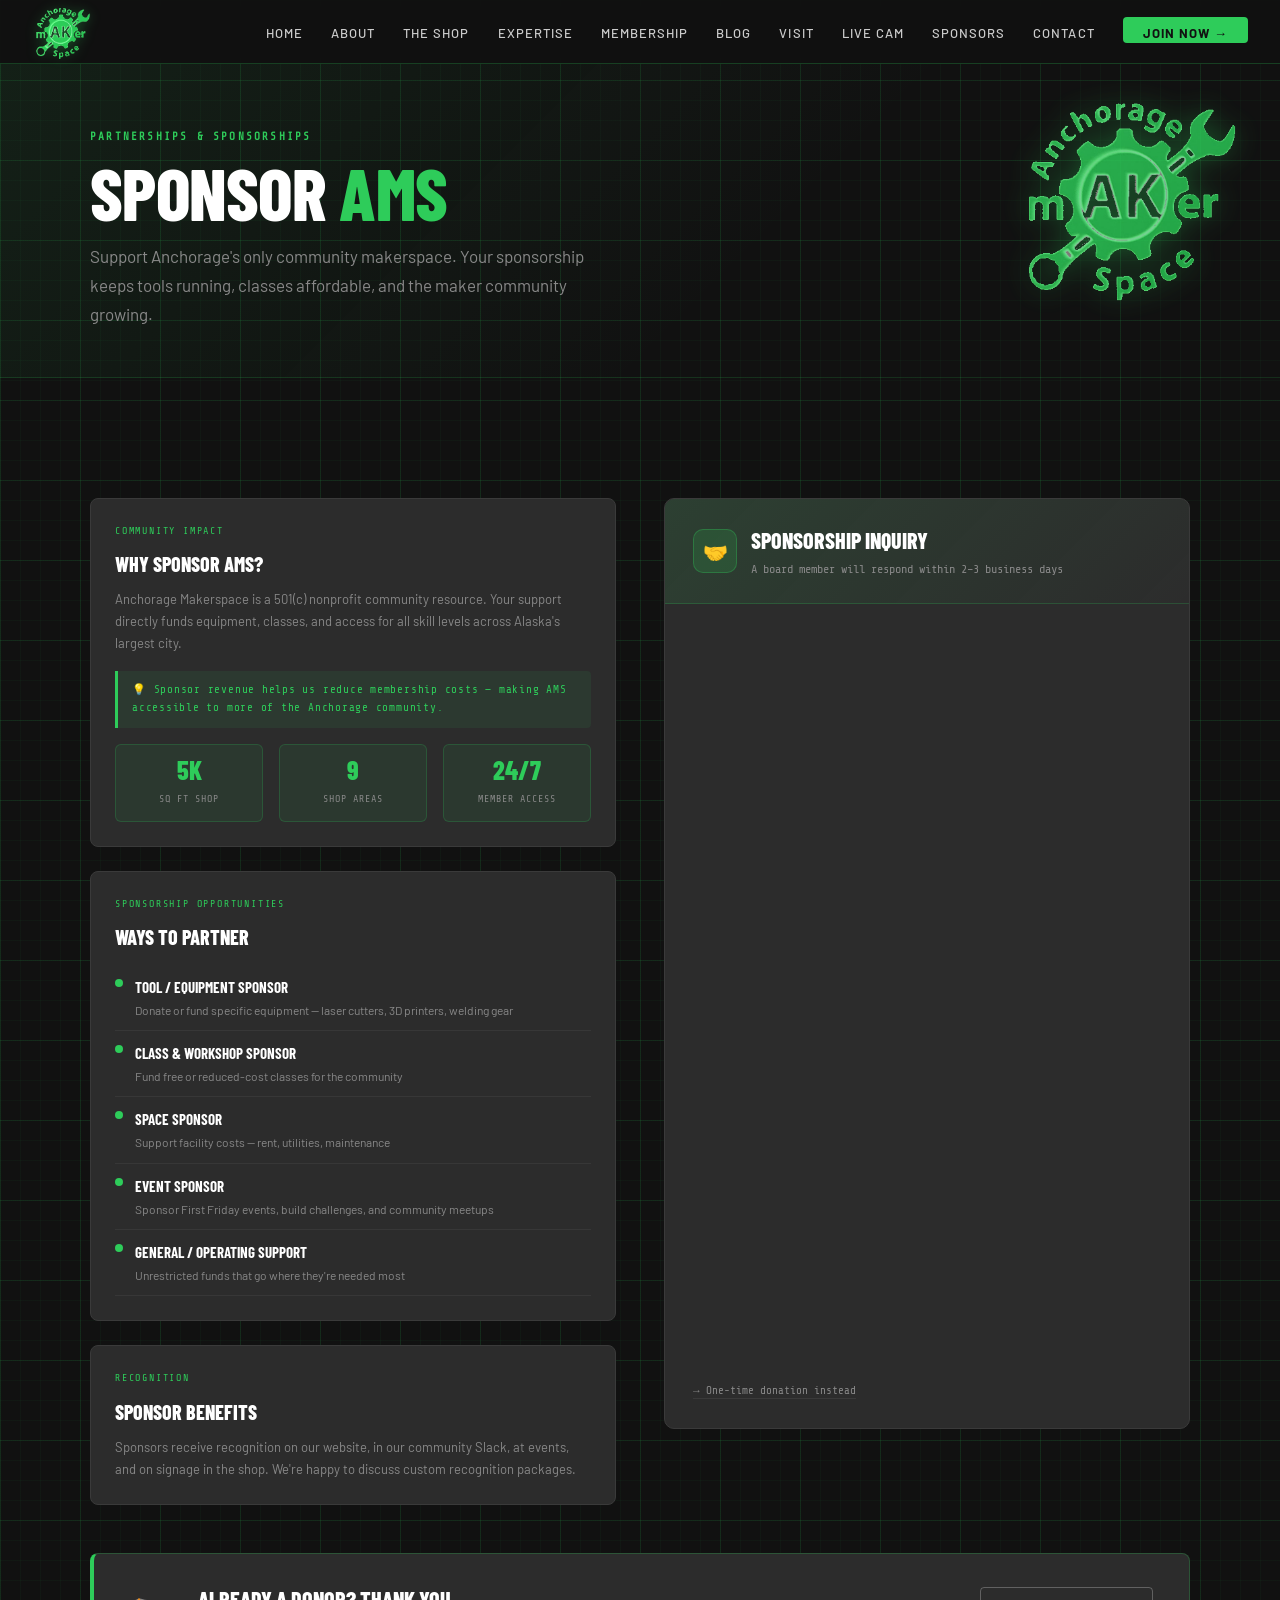
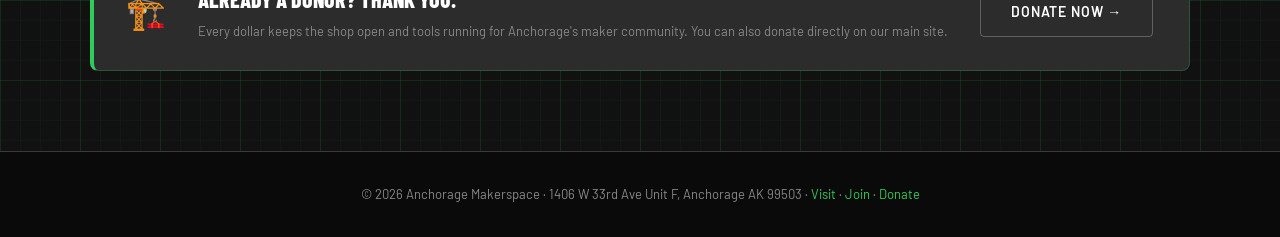
<file: contact-sponsor.html>
<!DOCTYPE html>
<html lang="en">
<head>
  <meta charset="UTF-8">
  <meta name="viewport" content="width=device-width, initial-scale=1">
  <title>Sponsor the Makerspace — Anchorage Makerspace</title>
  <link rel="stylesheet" href="assets/style.css">
  <style>
    .contact-layout {
      display: grid;
      grid-template-columns: 1fr 1fr;
      gap: 3rem;
      align-items: start;
      margin-top: 2.5rem;
    }

    /* ── Left: sponsor info ── */
    .contact-info { display: flex; flex-direction: column; gap: 1.5rem; }

    .info-card {
      background: var(--mid);
      border: 1px solid var(--steel);
      border-radius: 8px;
      padding: 1.5rem;
      transition: border-color 0.2s;
    }

    .info-card:hover { border-color: var(--green); }

    .info-card-label {
      font-family: 'Share Tech Mono', monospace;
      font-size: 10px; letter-spacing: 0.18em;
      text-transform: uppercase; color: var(--green);
      margin-bottom: 0.6rem;
    }

    .info-card-title {
      font-family: 'Barlow Condensed', sans-serif;
      font-size: 20px; font-weight: 800;
      text-transform: uppercase; margin-bottom: 0.5rem;
    }

    .info-card p {
      font-size: 13px; color: var(--muted); line-height: 1.7;
    }

    .sponsor-tier-list { list-style: none; margin-top: 0.75rem; }

    .sponsor-tier-list li {
      display: flex; align-items: flex-start; gap: 12px;
      padding: 10px 0;
      border-bottom: 1px solid rgba(255,255,255,0.05);
      font-size: 13px;
    }

    .tier-dot {
      width: 8px; height: 8px; border-radius: 50%;
      background: var(--green); flex-shrink: 0;
      margin-top: 4px;
    }

    .tier-name {
      font-family: 'Barlow Condensed', sans-serif;
      font-size: 15px; font-weight: 700;
      text-transform: uppercase; color: var(--white);
    }

    .tier-desc { color: var(--muted); font-size: 12px; margin-top: 2px; }

    .impact-stat-row {
      display: flex; gap: 1rem; margin-top: 1rem; flex-wrap: wrap;
    }

    .impact-stat {
      flex: 1; min-width: 80px;
      background: rgba(46,204,90,0.08);
      border: 1px solid rgba(46,204,90,0.2);
      border-radius: 6px; padding: 0.75rem;
      text-align: center;
    }

    .impact-stat strong {
      display: block;
      font-family: 'Barlow Condensed', sans-serif;
      font-size: 26px; font-weight: 800; color: var(--green);
      line-height: 1;
    }

    .impact-stat span {
      font-size: 10px; color: var(--muted);
      text-transform: uppercase; letter-spacing: 0.1em;
      font-family: 'Share Tech Mono', monospace;
    }

    /* ── Right: form panel ── */
    .contact-form-wrap {
      background: var(--mid);
      border: 1px solid var(--steel);
      border-radius: 10px;
      overflow: hidden;
    }

    .form-header {
      background: linear-gradient(135deg, rgba(46,204,90,0.12), transparent);
      border-bottom: 1px solid rgba(46,204,90,0.2);
      padding: 1.5rem 1.75rem;
      display: flex; align-items: center; gap: 14px;
    }

    .form-header-icon {
      width: 44px; height: 44px; border-radius: 10px;
      background: rgba(46,204,90,0.15);
      border: 1px solid rgba(46,204,90,0.30);
      display: flex; align-items: center; justify-content: center;
      font-size: 20px; flex-shrink: 0;
    }

    .form-header-title {
      font-family: 'Barlow Condensed', sans-serif;
      font-size: 22px; font-weight: 800; text-transform: uppercase;
    }

    .form-header-sub {
      font-size: 12px; color: var(--muted); margin-top: 2px;
      font-family: 'Share Tech Mono', monospace;
    }

    .form-body { padding: 1.75rem; }

    .form-row { margin-bottom: 1.25rem; }

    .form-row label {
      display: block;
      font-family: 'Share Tech Mono', monospace;
      font-size: 10px; letter-spacing: 0.15em;
      text-transform: uppercase; color: var(--muted);
      margin-bottom: 6px;
    }

    .form-row input,
    .form-row select,
    .form-row textarea {
      width: 100%;
      background: var(--charcoal);
      border: 1px solid var(--steel);
      border-radius: 6px;
      color: var(--white);
      font-family: 'Barlow', sans-serif;
      font-size: 14px;
      padding: 10px 14px;
      outline: none;
      transition: border-color 0.2s, box-shadow 0.2s;
    }

    .form-row input:focus,
    .form-row select:focus,
    .form-row textarea:focus {
      border-color: var(--green);
      box-shadow: 0 0 0 3px rgba(46,204,90,0.10);
    }

    .form-row select { appearance: none; cursor: pointer; }
    .form-row textarea { resize: vertical; min-height: 100px; line-height: 1.6; }

    .form-two-col {
      display: grid; grid-template-columns: 1fr 1fr; gap: 1rem;
    }

    .form-note {
      font-family: 'Share Tech Mono', monospace;
      font-size: 11px; color: var(--muted);
      margin-top: 1rem; line-height: 1.6;
      padding: 10px 14px;
      background: rgba(46,204,90,0.05);
      border-left: 3px solid rgba(46,204,90,0.3);
      border-radius: 0 4px 4px 0;
    }

    .form-submit-row {
      display: flex; align-items: center;
      justify-content: space-between; gap: 1rem;
      margin-top: 1.5rem; flex-wrap: wrap;
    }

    .form-alt-link {
      font-family: 'Share Tech Mono', monospace;
      font-size: 11px; color: var(--muted);
      text-decoration: none;
      border-bottom: 1px solid var(--steel);
      padding-bottom: 1px;
      transition: color 0.2s, border-color 0.2s;
    }

    .form-alt-link:hover { color: var(--green); border-color: var(--green); }

    /* ── Bottom callout ── */
    .sponsor-callout {
      margin-top: 3rem;
      background: var(--mid);
      border: 1px solid rgba(46,204,90,0.25);
      border-left: 4px solid var(--green);
      border-radius: 8px;
      padding: 1.75rem 2rem;
      display: flex; align-items: center; gap: 2rem; flex-wrap: wrap;
    }

    .sponsor-callout-text h3 {
      font-family: 'Barlow Condensed', sans-serif;
      font-size: 22px; font-weight: 800; text-transform: uppercase;
    }

    .sponsor-callout-text p { font-size: 13px; color: var(--muted); margin-top: 4px; }

    @media (max-width: 860px) {
      .contact-layout { grid-template-columns: 1fr; }
      .form-two-col { grid-template-columns: 1fr; }
    }
  </style>
</head>
<body>

<nav>
  <a href="index.html" class="nav-logo">
    <img src="assets/AMS-Green-Logo.png" alt="Anchorage Makerspace Logo"
      style="height:58px; width:auto; filter: drop-shadow(0 0 6px rgba(46,204,90,0.4));">
  </a>
  <ul class="nav-links" id="nav-list">
    <li><a href="index.html">Home</a></li>
    <li><a href="shop.html">The Shop</a></li>
    <li><a href="expertise.html">Expertise</a></li>
    <li><a href="membership.html">Membership</a></li>
    <li><a href="blog.html">Blog</a></li>
    <li><a href="visit.html">Visit</a></li>
    <li><a href="livestream.html">Live Cam</a></li>
    <li><a href="sponsors.html">Sponsors</a></li>
    <li><a href="contact-member.html">Contact</a></li>
    <li><a href="membership.html" class="nav-cta">Join Now →</a></li>
  </ul>
  <button class="nav-hamburger" id="nav-burger" aria-label="Menu">
    <span></span><span></span><span></span>
  </button>
</nav>

<div class="page-content">

  <div class="page-hero" style="position:relative;">
    <div class="page-hero-inner">
      <img src="assets/AMS-Green-Logo.png" alt="Anchorage Makerspace" style="position:absolute; top:1.25rem; right:2rem; height:225px; width:auto; opacity:0.82; filter:drop-shadow(0 0 14px rgba(46,204,90,0.45)); pointer-events:none; z-index:1;">
      <div class="section-label">Partnerships & Sponsorships</div>
      <h1>Sponsor <em>AMS</em></h1>
      <p>Support Anchorage's only community makerspace. Your sponsorship keeps tools running, classes affordable, and the maker community growing.</p>
    </div>
  </div>

  <section>
    <div class="section-inner">
      <div class="contact-layout">

        <!-- Left: sponsor info -->
        <div class="contact-info">

          <div class="info-card">
            <div class="info-card-label">Community Impact</div>
            <div class="info-card-title">Why Sponsor AMS?</div>
            <p>Anchorage Makerspace is a 501(c) nonprofit community resource. Your support directly funds equipment, classes, and access for all skill levels across Alaska's largest city.</p>
            <div style="margin-top:1rem; padding:10px 14px;
              background:rgba(46,204,90,0.08); border-left:3px solid var(--green);
              border-radius:0 4px 4px 0; font-family:'Share Tech Mono',monospace;
              font-size:11px; color:var(--green); letter-spacing:0.07em; line-height:1.7;">
              💡 Sponsor revenue helps us reduce membership costs — making AMS accessible to more of the Anchorage community.
            </div>
            <div class="impact-stat-row">
              <div class="impact-stat">
                <strong>5K</strong>
                <span>sq ft shop</span>
              </div>
              <div class="impact-stat">
                <strong>9</strong>
                <span>shop areas</span>
              </div>
              <div class="impact-stat">
                <strong>24/7</strong>
                <span>member access</span>
              </div>
            </div>
          </div>

          <div class="info-card">
            <div class="info-card-label">Sponsorship Opportunities</div>
            <div class="info-card-title">Ways to Partner</div>
            <ul class="sponsor-tier-list">
              <li>
                <div class="tier-dot"></div>
                <div>
                  <div class="tier-name">Tool / Equipment Sponsor</div>
                  <div class="tier-desc">Donate or fund specific equipment — laser cutters, 3D printers, welding gear</div>
                </div>
              </li>
              <li>
                <div class="tier-dot"></div>
                <div>
                  <div class="tier-name">Class & Workshop Sponsor</div>
                  <div class="tier-desc">Fund free or reduced-cost classes for the community</div>
                </div>
              </li>
              <li>
                <div class="tier-dot"></div>
                <div>
                  <div class="tier-name">Space Sponsor</div>
                  <div class="tier-desc">Support facility costs — rent, utilities, maintenance</div>
                </div>
              </li>
              <li>
                <div class="tier-dot"></div>
                <div>
                  <div class="tier-name">Event Sponsor</div>
                  <div class="tier-desc">Sponsor First Friday events, build challenges, and community meetups</div>
                </div>
              </li>
              <li>
                <div class="tier-dot"></div>
                <div>
                  <div class="tier-name">General / Operating Support</div>
                  <div class="tier-desc">Unrestricted funds that go where they're needed most</div>
                </div>
              </li>
            </ul>
          </div>

          <div class="info-card">
            <div class="info-card-label">Recognition</div>
            <div class="info-card-title">Sponsor Benefits</div>
            <p>Sponsors receive recognition on our website, in our community Slack, at events, and on signage in the shop. We're happy to discuss custom recognition packages.</p>
          </div>

        </div>

        <!-- Right: form -->
        <div class="contact-form-wrap">
          <div class="form-header">
            <div class="form-header-icon">🤝</div>
            <div>
              <div class="form-header-title">Sponsorship Inquiry</div>
              <div class="form-header-sub">A board member will respond within 2–3 business days</div>
            </div>
          </div>
          <div class="form-body">
            <iframe
              src="https://docs.google.com/forms/d/e/1FAIpQLSc0vxt0xk92m4o49Hw2FdLjpWw_sYX3Q0nddtQ_Qr71eZbGiw/viewform?embedded=true"
              width="100%"
              height="720"
              frameborder="0"
              marginheight="0"
              marginwidth="0"
              style="border:none; min-height:720px;">
              Loading form…
            </iframe>
            <div style="margin-top:1rem;">
              <a href="https://www.anchoragemakerspace.com/donate/" class="form-alt-link" target="_blank">→ One-time donation instead</a>
            </div>
          </div>
        </div>

      </div>

      <!-- Bottom callout -->
      <div class="sponsor-callout">
        <div style="font-size:2rem;">🏗️</div>
        <div class="sponsor-callout-text">
          <h3>Already a donor? Thank you.</h3>
          <p>Every dollar keeps the shop open and tools running for Anchorage's maker community. You can also donate directly on our main site.</p>
        </div>
        <a href="https://www.anchoragemakerspace.com/donate/" class="btn-secondary" target="_blank">Donate Now →</a>
      </div>

    </div>
  </section>

</div>

<footer>
  <p>© 2026 Anchorage Makerspace · 1406 W 33rd Ave Unit F, Anchorage AK 99503 ·
    <a href="visit.html">Visit</a> · <a href="contact-member.html">Join</a> · <a href="https://www.anchoragemakerspace.com/donate/">Donate</a>
  </p>
</footer>

<script src="assets/nav.js"></script>
</body>
</html>
</file>
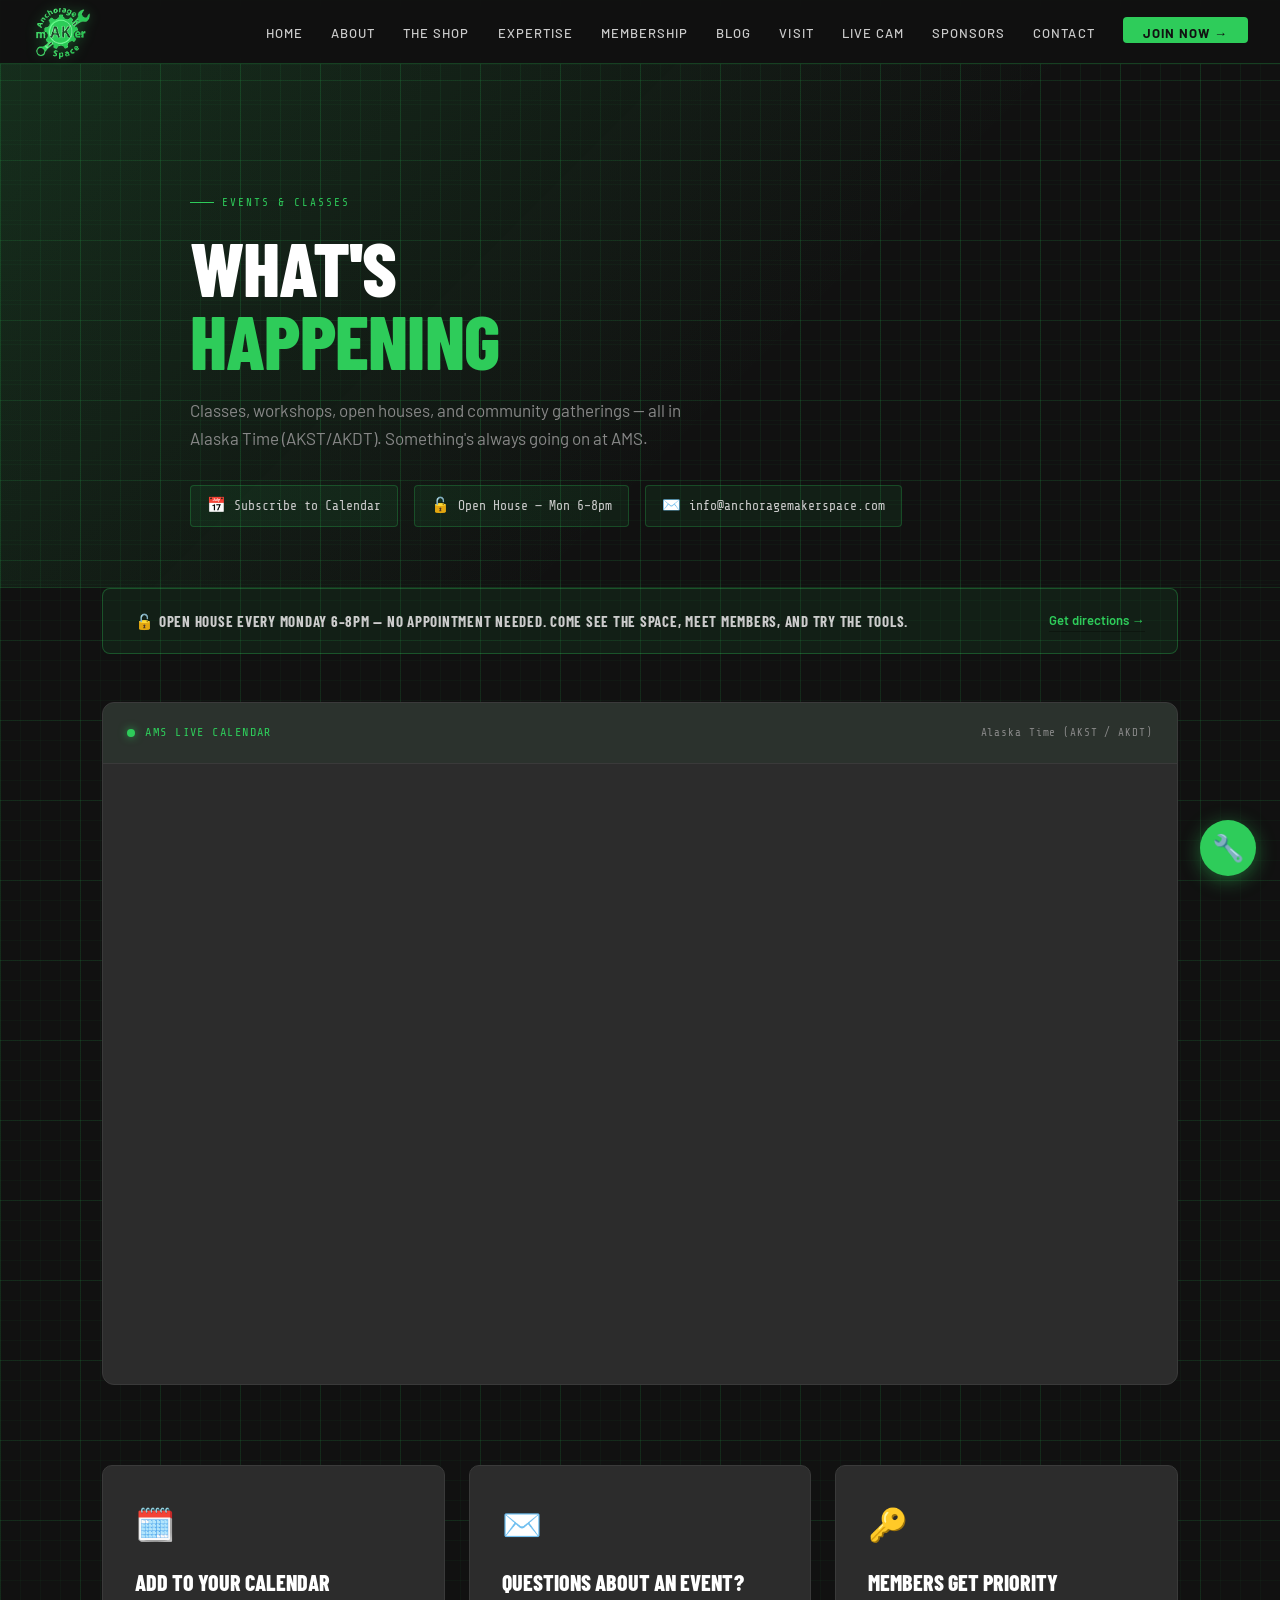
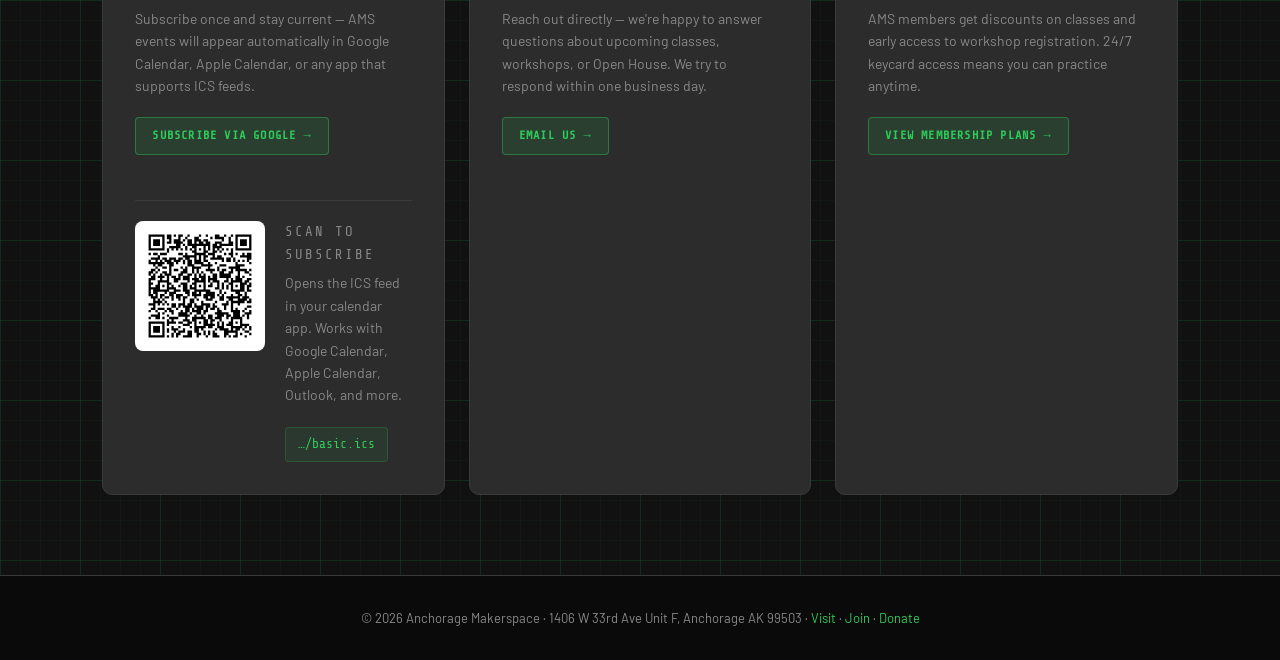
<file: events.html>
<!DOCTYPE html>
<html lang="en">
<head>
  <meta charset="UTF-8">
  <meta name="viewport" content="width=device-width, initial-scale=1">
  <title>Events & Classes — Anchorage Makerspace</title>
  <link rel="stylesheet" href="assets/style.css">
  <link rel="preconnect" href="https://fonts.googleapis.com">
  <style>
    /* ── Page Hero ── */
    .page-hero {
      padding: 120px 8vw 60px;
      position: relative;
      overflow: hidden;
    }

    .page-hero::before {
      content: '';
      position: absolute; inset: 0;
      background: linear-gradient(135deg, rgba(46,204,90,0.08) 0%, transparent 60%);
      pointer-events: none;
    }

    .page-hero-grid {
      position: absolute; inset: 0;
      background-image:
        linear-gradient(rgba(46,204,90,0.04) 1px, transparent 1px),
        linear-gradient(90deg, rgba(46,204,90,0.04) 1px, transparent 1px);
      background-size: 40px 40px;
      pointer-events: none;
    }

    .page-hero-inner {
      position: relative; z-index: 2;
      max-width: 900px;
    }

    .page-eyebrow {
      display: inline-flex; align-items: center; gap: 8px;
      font-family: 'Share Tech Mono', monospace;
      font-size: 11px; letter-spacing: 0.18em; text-transform: uppercase;
      color: var(--green); margin-bottom: 1.2rem;
    }

    .page-eyebrow::before {
      content: '';
      display: inline-block; width: 24px; height: 1px;
      background: var(--green);
    }

    .page-hero h1 {
      font-family: 'Barlow Condensed', sans-serif;
      font-size: clamp(48px, 6vw, 80px);
      font-weight: 800; line-height: 0.95;
      text-transform: uppercase; letter-spacing: -0.01em;
      margin-bottom: 1.2rem;
    }

    .page-hero h1 em { color: var(--green); font-style: normal; }

    .page-hero-desc {
      font-size: 17px; color: var(--muted);
      line-height: 1.7; max-width: 540px;
      margin-bottom: 2rem;
    }

    /* ── Info Strip ── */
    .info-strip {
      display: flex; gap: 1rem; flex-wrap: wrap;
      margin-bottom: 0;
    }

    .info-pill {
      display: inline-flex; align-items: center; gap: 8px;
      background: rgba(46,204,90,0.08);
      border: 1px solid rgba(46,204,90,0.25);
      border-radius: 4px; padding: 8px 16px;
      font-size: 13px; color: var(--text);
      font-family: 'Share Tech Mono', monospace;
      text-decoration: none;
      transition: border-color 0.2s, background 0.2s;
    }

    .info-pill:hover {
      border-color: var(--green);
      background: rgba(46,204,90,0.15);
      color: var(--green);
    }

    .info-pill-icon { font-size: 15px; }

    /* ── Calendar Section ── */
    .calendar-section {
      padding: 0 8vw 5rem;
    }

    .calendar-wrap {
      background: var(--mid);
      border: 1px solid var(--steel);
      border-radius: 12px;
      overflow: hidden;
      position: relative;
    }

    .calendar-header {
      display: flex; align-items: center; justify-content: space-between;
      padding: 1.25rem 1.5rem;
      border-bottom: 1px solid var(--steel);
      background: rgba(46,204,90,0.04);
    }

    .calendar-header-left {
      display: flex; align-items: center; gap: 10px;
    }

    .cal-dot {
      width: 8px; height: 8px; border-radius: 50%;
      background: var(--green);
      box-shadow: 0 0 8px rgba(46,204,90,0.7);
    }

    .cal-label {
      font-family: 'Share Tech Mono', monospace;
      font-size: 12px; letter-spacing: 0.12em;
      text-transform: uppercase; color: var(--green);
    }

    .cal-timezone {
      font-size: 11px; color: var(--muted);
      font-family: 'Share Tech Mono', monospace;
      letter-spacing: 0.08em;
    }

    .calendar-wrap iframe {
      display: block; width: 100%;
      min-height: 620px;
      border: none;
      /* Invert to match dark theme */
      filter: invert(0.92) hue-rotate(175deg) saturate(0.9) brightness(0.92);
    }

    /* ── Subscribe + Contact ── */
    .connect-section {
      padding: 0 8vw 5rem;
    }

    .connect-grid {
      display: grid;
      grid-template-columns: repeat(auto-fit, minmax(280px, 1fr));
      gap: 1.5rem;
    }

    .connect-card {
      background: var(--mid);
      border: 1px solid var(--steel);
      border-radius: 10px;
      padding: 2rem;
      transition: border-color 0.2s;
    }

    .connect-card:hover { border-color: var(--green); }

    .connect-card-icon {
      font-size: 32px; margin-bottom: 1rem; display: block;
    }

    .connect-card h3 {
      font-family: 'Barlow Condensed', sans-serif;
      font-size: 22px; font-weight: 800; text-transform: uppercase;
      margin-bottom: 0.5rem; color: var(--white);
    }

    .connect-card p {
      font-size: 14px; color: var(--muted); line-height: 1.6;
      margin-bottom: 1.25rem;
    }

    .connect-card a.btn-sm {
      display: inline-flex; align-items: center; gap: 6px;
      background: rgba(46,204,90,0.12);
      border: 1px solid rgba(46,204,90,0.4);
      border-radius: 4px; padding: 8px 16px;
      font-size: 12px; letter-spacing: 0.1em; text-transform: uppercase;
      color: var(--green); text-decoration: none; font-weight: 600;
      font-family: 'Share Tech Mono', monospace;
      transition: background 0.2s, border-color 0.2s;
    }

    .connect-card a.btn-sm:hover {
      background: rgba(46,204,90,0.22);
      border-color: var(--green);
    }

    .connect-card .mailto-copy {
      font-family: 'Share Tech Mono', monospace;
      font-size: 13px; color: var(--green);
      background: rgba(46,204,90,0.08);
      border: 1px solid rgba(46,204,90,0.2);
      border-radius: 4px; padding: 6px 12px;
      display: inline-block; margin-top: 0.5rem;
      cursor: pointer; user-select: all;
      transition: background 0.2s;
    }

    .connect-card .mailto-copy:hover { background: rgba(46,204,90,0.18); }

    

    /* ── Open House Banner ── */
    .open-banner {
      margin: 0 8vw 3rem;
      background: rgba(46,204,90,0.08);
      border: 1px solid rgba(46,204,90,0.3);
      border-radius: 8px;
      padding: 1.25rem 2rem;
      display: flex; align-items: center;
      justify-content: space-between; gap: 1rem; flex-wrap: wrap;
    }

    .open-banner p {
      font-size: 15px; color: var(--text); margin: 0;
    }

    .open-banner a {
      color: var(--green); text-decoration: none;
      font-size: 13px; font-weight: 600;
      white-space: nowrap;
    }

    .open-banner a:hover { text-decoration: underline; }


    /* ── QR Block ── */
    .qr-block {
      display: flex; align-items: flex-start; gap: 1.25rem;
      margin-top: 1.25rem;
      padding-top: 1.25rem;
      border-top: 1px solid var(--steel);
    }

    .qr-wrap {
      flex-shrink: 0;
      background: #ffffff;
      border: 1px solid rgba(255,255,255,0.2);
      border-radius: 8px;
      padding: 8px;
      line-height: 0;
    }

    .qr-meta { flex: 1; }

    .qr-label {
      font-family: 'Share Tech Mono', monospace;
      font-size: 11px; letter-spacing: 0.14em; text-transform: uppercase;
      color: var(--green); margin-bottom: 0.4rem !important;
    }

    .qr-hint {
      font-size: 12px; color: var(--muted);
      line-height: 1.55; margin-bottom: 0.75rem !important;
    }

    @media (max-width: 768px) {
      .page-hero { padding: 100px 1.5rem 40px; }
      .calendar-section,
      .connect-section,

      .open-banner { margin: 0 1.5rem 3rem; }
      .calendar-wrap iframe { min-height: 480px; }
    }
  </style>
</head>
<body>

<nav>
  <a href="index.html" class="nav-logo">
    <img src="assets/AMS-Green-Logo.png" alt="Anchorage Makerspace Logo"
      style="height:58px; width:auto; filter: drop-shadow(0 0 6px rgba(46,204,90,0.4));">
  </a>
  <ul class="nav-links" id="nav-list">
    <li><a href="index.html">Home</a></li>
    <li><a href="shop.html">The Shop</a></li>
    <li><a href="expertise.html">Expertise</a></li>
    <li><a href="membership.html">Membership</a></li>
    <li><a href="blog.html">Blog</a></li>
    <li><a href="visit.html">Visit</a></li>
    <li><a href="livestream.html">Live Cam</a></li>
    <li><a href="sponsors.html">Sponsors</a></li>
    <li><a href="contact-member.html">Contact</a></li>
    <li><a href="membership.html" class="nav-cta">Join Now →</a></li>
  </ul>
  <button class="nav-hamburger" id="nav-burger" aria-label="Menu">
    <span></span><span></span><span></span>
  </button>
</nav>

<div class="page-content">

  <!-- Hero -->
  <section class="page-hero">
    <div class="page-hero-grid"></div>
    <div class="page-hero-inner">
      <div class="page-eyebrow">Events &amp; Classes</div>
      <h1>What's<br><em>Happening</em></h1>
      <p class="page-hero-desc">
        Classes, workshops, open houses, and community gatherings — all in Alaska Time (AKST/AKDT).
        Something's always going on at AMS.
      </p>
      <div class="info-strip">
        <a href="https://calendar.google.com/calendar/embed?src=iu139o42bup6muk3l2ta0vjsjo%40group.calendar.google.com&ctz=America%2FAnchorage"
           target="_blank" class="info-pill">
          <span class="info-pill-icon">📅</span> Subscribe to Calendar
        </a>
        <a href="visit.html" class="info-pill">
          <span class="info-pill-icon">🔓</span> Open House — Mon 6–8pm
        </a>
        <a href="mailto:info@anchoragemakerspace.com" class="info-pill">
          <span class="info-pill-icon">✉️</span> info@anchoragemakerspace.com
        </a>
      </div>
    </div>
  </section>

  <!-- Open House reminder -->
  <div class="open-banner">
    <p>🔓 <strong>Open House Every Monday 6–8pm</strong> — No appointment needed. Come see the space, meet members, and try the tools.</p>
    <a href="visit.html">Get directions →</a>
  </div>

  <!-- Google Calendar embed -->
  <section class="calendar-section">
    <div class="calendar-wrap">
      <div class="calendar-header">
        <div class="calendar-header-left">
          <div class="cal-dot"></div>
          <span class="cal-label">AMS Live Calendar</span>
        </div>
        <span class="cal-timezone">Alaska Time (AKST / AKDT)</span>
      </div>
      <iframe
        src="https://calendar.google.com/calendar/embed?src=iu139o42bup6muk3l2ta0vjsjo%40group.calendar.google.com&ctz=America%2FAnchorage&showTitle=0&showNav=1&showPrint=0&showTabs=1&showCalendars=0&showTz=1&mode=MONTH"
        title="Anchorage Makerspace Event Calendar"
        frameborder="0"
        scrolling="no"
        loading="lazy">
      </iframe>
    </div>
  </section>

  <!-- Connect cards -->
  <section class="connect-section">
    <div class="connect-grid">

      <div class="connect-card">
        <span class="connect-card-icon">🗓️</span>
        <h3>Add to Your Calendar</h3>
        <p>Subscribe once and stay current — AMS events will appear automatically in Google Calendar, Apple Calendar, or any app that supports ICS feeds.</p>
        <a class="btn-sm"
           href="https://calendar.google.com/calendar/embed?src=iu139o42bup6muk3l2ta0vjsjo%40group.calendar.google.com&ctz=America%2FAnchorage"
           target="_blank" rel="noopener">
          Subscribe via Google →
        </a>
        <br><br>
        <div class="qr-block">
          <div class="qr-wrap">
            <svg width="112" height="112" style="display:block;border-radius:4px;" version="1.1" viewBox="0 0 39.2 39.2" xmlns="http://www.w3.org/2000/svg"><rect width="39.2" height="39.2" fill="#ffffff" rx="0.5"/><path fill="#000000" d="M1.6,1.6H2.4V2.4H1.6zM2.4,1.6H3.2V2.4H2.4zM3.2,1.6H4V2.4H3.2zM4,1.6H4.8V2.4H4zM4.8,1.6H5.6V2.4H4.8zM5.6,1.6H6.4V2.4H5.6zM6.4,1.6H7.2V2.4H6.4zM8,1.6H8.8V2.4H8zM8.8,1.6H9.6V2.4H8.8zM10.4,1.6H11.2V2.4H10.4zM12,1.6H12.8V2.4H12zM12.8,1.6H13.6V2.4H12.8zM15.2,1.6H16V2.4H15.2zM19.2,1.6H20V2.4H19.2zM21.6,1.6H22.4V2.4H21.6zM24.8,1.6H25.6V2.4H24.8zM25.6,1.6H26.4V2.4H25.6zM28,1.6H28.8V2.4H28zM30.4,1.6H31.2V2.4H30.4zM32,1.6H32.8V2.4H32zM32.8,1.6H33.6V2.4H32.8zM33.6,1.6H34.4V2.4H33.6zM34.4,1.6H35.2V2.4H34.4zM35.2,1.6H36V2.4H35.2zM36,1.6H36.8V2.4H36zM36.8,1.6H37.6V2.4H36.8zM1.6,2.4H2.4V3.2H1.6zM6.4,2.4H7.2V3.2H6.4zM8,2.4H8.8V3.2H8zM8.8,2.4H9.6V3.2H8.8zM12,2.4H12.8V3.2H12zM14.4,2.4H15.2V3.2H14.4zM17.6,2.4H18.4V3.2H17.6zM18.4,2.4H19.2V3.2H18.4zM23.2,2.4H24V3.2H23.2zM24.8,2.4H25.6V3.2H24.8zM25.6,2.4H26.4V3.2H25.6zM26.4,2.4H27.2V3.2H26.4zM27.2,2.4H28V3.2H27.2zM29.6,2.4H30.4V3.2H29.6zM32,2.4H32.8V3.2H32zM36.8,2.4H37.6V3.2H36.8zM1.6,3.2H2.4V4H1.6zM3.2,3.2H4V4H3.2zM4,3.2H4.8V4H4zM4.8,3.2H5.6V4H4.8zM6.4,3.2H7.2V4H6.4zM8.8,3.2H9.6V4H8.8zM10.4,3.2H11.2V4H10.4zM11.2,3.2H12V4H11.2zM12,3.2H12.8V4H12zM13.6,3.2H14.4V4H13.6zM15.2,3.2H16V4H15.2zM16,3.2H16.8V4H16zM17.6,3.2H18.4V4H17.6zM18.4,3.2H19.2V4H18.4zM19.2,3.2H20V4H19.2zM20.8,3.2H21.6V4H20.8zM21.6,3.2H22.4V4H21.6zM27.2,3.2H28V4H27.2zM29.6,3.2H30.4V4H29.6zM32,3.2H32.8V4H32zM33.6,3.2H34.4V4H33.6zM34.4,3.2H35.2V4H34.4zM35.2,3.2H36V4H35.2zM36.8,3.2H37.6V4H36.8zM1.6,4H2.4V4.8H1.6zM3.2,4H4V4.8H3.2zM4,4H4.8V4.8H4zM4.8,4H5.6V4.8H4.8zM6.4,4H7.2V4.8H6.4zM8,4H8.8V4.8H8zM8.8,4H9.6V4.8H8.8zM10.4,4H11.2V4.8H10.4zM11.2,4H12V4.8H11.2zM12,4H12.8V4.8H12zM12.8,4H13.6V4.8H12.8zM15.2,4H16V4.8H15.2zM16,4H16.8V4.8H16zM17.6,4H18.4V4.8H17.6zM19.2,4H20V4.8H19.2zM20,4H20.8V4.8H20zM21.6,4H22.4V4.8H21.6zM22.4,4H23.2V4.8H22.4zM24.8,4H25.6V4.8H24.8zM25.6,4H26.4V4.8H25.6zM26.4,4H27.2V4.8H26.4zM29.6,4H30.4V4.8H29.6zM30.4,4H31.2V4.8H30.4zM32,4H32.8V4.8H32zM33.6,4H34.4V4.8H33.6zM34.4,4H35.2V4.8H34.4zM35.2,4H36V4.8H35.2zM36.8,4H37.6V4.8H36.8zM1.6,4.8H2.4V5.6H1.6zM3.2,4.8H4V5.6H3.2zM4,4.8H4.8V5.6H4zM4.8,4.8H5.6V5.6H4.8zM6.4,4.8H7.2V5.6H6.4zM11.2,4.8H12V5.6H11.2zM12,4.8H12.8V5.6H12zM13.6,4.8H14.4V5.6H13.6zM15.2,4.8H16V5.6H15.2zM16,4.8H16.8V5.6H16zM16.8,4.8H17.6V5.6H16.8zM17.6,4.8H18.4V5.6H17.6zM18.4,4.8H19.2V5.6H18.4zM19.2,4.8H20V5.6H19.2zM20,4.8H20.8V5.6H20zM20.8,4.8H21.6V5.6H20.8zM21.6,4.8H22.4V5.6H21.6zM22.4,4.8H23.2V5.6H22.4zM24,4.8H24.8V5.6H24zM24.8,4.8H25.6V5.6H24.8zM26.4,4.8H27.2V5.6H26.4zM27.2,4.8H28V5.6H27.2zM28,4.8H28.8V5.6H28zM28.8,4.8H29.6V5.6H28.8zM29.6,4.8H30.4V5.6H29.6zM30.4,4.8H31.2V5.6H30.4zM32,4.8H32.8V5.6H32zM33.6,4.8H34.4V5.6H33.6zM34.4,4.8H35.2V5.6H34.4zM35.2,4.8H36V5.6H35.2zM36.8,4.8H37.6V5.6H36.8zM1.6,5.6H2.4V6.4H1.6zM6.4,5.6H7.2V6.4H6.4zM8.8,5.6H9.6V6.4H8.8zM9.6,5.6H10.4V6.4H9.6zM10.4,5.6H11.2V6.4H10.4zM11.2,5.6H12V6.4H11.2zM12,5.6H12.8V6.4H12zM14.4,5.6H15.2V6.4H14.4zM16.8,5.6H17.6V6.4H16.8zM17.6,5.6H18.4V6.4H17.6zM20.8,5.6H21.6V6.4H20.8zM22.4,5.6H23.2V6.4H22.4zM24,5.6H24.8V6.4H24zM24.8,5.6H25.6V6.4H24.8zM25.6,5.6H26.4V6.4H25.6zM26.4,5.6H27.2V6.4H26.4zM32,5.6H32.8V6.4H32zM36.8,5.6H37.6V6.4H36.8zM1.6,6.4H2.4V7.2H1.6zM2.4,6.4H3.2V7.2H2.4zM3.2,6.4H4V7.2H3.2zM4,6.4H4.8V7.2H4zM4.8,6.4H5.6V7.2H4.8zM5.6,6.4H6.4V7.2H5.6zM6.4,6.4H7.2V7.2H6.4zM8,6.4H8.8V7.2H8zM9.6,6.4H10.4V7.2H9.6zM11.2,6.4H12V7.2H11.2zM12.8,6.4H13.6V7.2H12.8zM14.4,6.4H15.2V7.2H14.4zM16,6.4H16.8V7.2H16zM17.6,6.4H18.4V7.2H17.6zM19.2,6.4H20V7.2H19.2zM20.8,6.4H21.6V7.2H20.8zM22.4,6.4H23.2V7.2H22.4zM24,6.4H24.8V7.2H24zM25.6,6.4H26.4V7.2H25.6zM27.2,6.4H28V7.2H27.2zM28.8,6.4H29.6V7.2H28.8zM30.4,6.4H31.2V7.2H30.4zM32,6.4H32.8V7.2H32zM32.8,6.4H33.6V7.2H32.8zM33.6,6.4H34.4V7.2H33.6zM34.4,6.4H35.2V7.2H34.4zM35.2,6.4H36V7.2H35.2zM36,6.4H36.8V7.2H36zM36.8,6.4H37.6V7.2H36.8zM8,7.2H8.8V8H8zM16.8,7.2H17.6V8H16.8zM17.6,7.2H18.4V8H17.6zM20.8,7.2H21.6V8H20.8zM21.6,7.2H22.4V8H21.6zM24,7.2H24.8V8H24zM24.8,7.2H25.6V8H24.8zM26.4,7.2H27.2V8H26.4zM30.4,7.2H31.2V8H30.4zM1.6,8H2.4V8.8H1.6zM3.2,8H4V8.8H3.2zM4,8H4.8V8.8H4zM5.6,8H6.4V8.8H5.6zM6.4,8H7.2V8.8H6.4zM7.2,8H8V8.8H7.2zM12,8H12.8V8.8H12zM12.8,8H13.6V8.8H12.8zM14.4,8H15.2V8.8H14.4zM17.6,8H18.4V8.8H17.6zM18.4,8H19.2V8.8H18.4zM19.2,8H20V8.8H19.2zM20,8H20.8V8.8H20zM20.8,8H21.6V8.8H20.8zM22.4,8H23.2V8.8H22.4zM23.2,8H24V8.8H23.2zM24,8H24.8V8.8H24zM28,8H28.8V8.8H28zM29.6,8H30.4V8.8H29.6zM30.4,8H31.2V8.8H30.4zM32,8H32.8V8.8H32zM34.4,8H35.2V8.8H34.4zM36,8H36.8V8.8H36zM36.8,8H37.6V8.8H36.8zM4.8,8.8H5.6V9.6H4.8zM13.6,8.8H14.4V9.6H13.6zM14.4,8.8H15.2V9.6H14.4zM15.2,8.8H16V9.6H15.2zM16,8.8H16.8V9.6H16zM16.8,8.8H17.6V9.6H16.8zM17.6,8.8H18.4V9.6H17.6zM19.2,8.8H20V9.6H19.2zM20.8,8.8H21.6V9.6H20.8zM21.6,8.8H22.4V9.6H21.6zM24,8.8H24.8V9.6H24zM25.6,8.8H26.4V9.6H25.6zM26.4,8.8H27.2V9.6H26.4zM30.4,8.8H31.2V9.6H30.4zM33.6,8.8H34.4V9.6H33.6zM34.4,8.8H35.2V9.6H34.4zM35.2,8.8H36V9.6H35.2zM36,8.8H36.8V9.6H36zM36.8,8.8H37.6V9.6H36.8zM2.4,9.6H3.2V10.4H2.4zM3.2,9.6H4V10.4H3.2zM4,9.6H4.8V10.4H4zM4.8,9.6H5.6V10.4H4.8zM6.4,9.6H7.2V10.4H6.4zM7.2,9.6H8V10.4H7.2zM8.8,9.6H9.6V10.4H8.8zM9.6,9.6H10.4V10.4H9.6zM10.4,9.6H11.2V10.4H10.4zM12,9.6H12.8V10.4H12zM12.8,9.6H13.6V10.4H12.8zM14.4,9.6H15.2V10.4H14.4zM15.2,9.6H16V10.4H15.2zM17.6,9.6H18.4V10.4H17.6zM19.2,9.6H20V10.4H19.2zM20.8,9.6H21.6V10.4H20.8zM23.2,9.6H24V10.4H23.2zM24,9.6H24.8V10.4H24zM24.8,9.6H25.6V10.4H24.8zM25.6,9.6H26.4V10.4H25.6zM26.4,9.6H27.2V10.4H26.4zM27.2,9.6H28V10.4H27.2zM28.8,9.6H29.6V10.4H28.8zM29.6,9.6H30.4V10.4H29.6zM31.2,9.6H32V10.4H31.2zM36,9.6H36.8V10.4H36zM36.8,9.6H37.6V10.4H36.8zM1.6,10.4H2.4V11.2H1.6zM4,10.4H4.8V11.2H4zM5.6,10.4H6.4V11.2H5.6zM7.2,10.4H8V11.2H7.2zM8,10.4H8.8V11.2H8zM8.8,10.4H9.6V11.2H8.8zM10.4,10.4H11.2V11.2H10.4zM11.2,10.4H12V11.2H11.2zM12,10.4H12.8V11.2H12zM13.6,10.4H14.4V11.2H13.6zM15.2,10.4H16V11.2H15.2zM16,10.4H16.8V11.2H16zM17.6,10.4H18.4V11.2H17.6zM18.4,10.4H19.2V11.2H18.4zM19.2,10.4H20V11.2H19.2zM20.8,10.4H21.6V11.2H20.8zM21.6,10.4H22.4V11.2H21.6zM27.2,10.4H28V11.2H27.2zM28.8,10.4H29.6V11.2H28.8zM29.6,10.4H30.4V11.2H29.6zM31.2,10.4H32V11.2H31.2zM32.8,10.4H33.6V11.2H32.8zM34.4,10.4H35.2V11.2H34.4zM36,10.4H36.8V11.2H36zM1.6,11.2H2.4V12H1.6zM2.4,11.2H3.2V12H2.4zM3.2,11.2H4V12H3.2zM4,11.2H4.8V12H4zM4.8,11.2H5.6V12H4.8zM5.6,11.2H6.4V12H5.6zM6.4,11.2H7.2V12H6.4zM8,11.2H8.8V12H8zM8.8,11.2H9.6V12H8.8zM9.6,11.2H10.4V12H9.6zM11.2,11.2H12V12H11.2zM13.6,11.2H14.4V12H13.6zM15.2,11.2H16V12H15.2zM16,11.2H16.8V12H16zM17.6,11.2H18.4V12H17.6zM18.4,11.2H19.2V12H18.4zM19.2,11.2H20V12H19.2zM20,11.2H20.8V12H20zM22.4,11.2H23.2V12H22.4zM24.8,11.2H25.6V12H24.8zM32,11.2H32.8V12H32zM36.8,11.2H37.6V12H36.8zM3.2,12H4V12.8H3.2zM4.8,12H5.6V12.8H4.8zM5.6,12H6.4V12.8H5.6zM8.8,12H9.6V12.8H8.8zM9.6,12H10.4V12.8H9.6zM15.2,12H16V12.8H15.2zM16,12H16.8V12.8H16zM16.8,12H17.6V12.8H16.8zM20,12H20.8V12.8H20zM20.8,12H21.6V12.8H20.8zM21.6,12H22.4V12.8H21.6zM22.4,12H23.2V12.8H22.4zM23.2,12H24V12.8H23.2zM26.4,12H27.2V12.8H26.4zM27.2,12H28V12.8H27.2zM28,12H28.8V12.8H28zM32,12H32.8V12.8H32zM32.8,12H33.6V12.8H32.8zM33.6,12H34.4V12.8H33.6zM34.4,12H35.2V12.8H34.4zM4,12.8H4.8V13.6H4zM6.4,12.8H7.2V13.6H6.4zM7.2,12.8H8V13.6H7.2zM8.8,12.8H9.6V13.6H8.8zM12.8,12.8H13.6V13.6H12.8zM14.4,12.8H15.2V13.6H14.4zM16.8,12.8H17.6V13.6H16.8zM17.6,12.8H18.4V13.6H17.6zM18.4,12.8H19.2V13.6H18.4zM19.2,12.8H20V13.6H19.2zM22.4,12.8H23.2V13.6H22.4zM25.6,12.8H26.4V13.6H25.6zM29.6,12.8H30.4V13.6H29.6zM30.4,12.8H31.2V13.6H30.4zM31.2,12.8H32V13.6H31.2zM32,12.8H32.8V13.6H32zM32.8,12.8H33.6V13.6H32.8zM2.4,13.6H3.2V14.4H2.4zM3.2,13.6H4V14.4H3.2zM4.8,13.6H5.6V14.4H4.8zM8.8,13.6H9.6V14.4H8.8zM10.4,13.6H11.2V14.4H10.4zM11.2,13.6H12V14.4H11.2zM13.6,13.6H14.4V14.4H13.6zM14.4,13.6H15.2V14.4H14.4zM16.8,13.6H17.6V14.4H16.8zM18.4,13.6H19.2V14.4H18.4zM21.6,13.6H22.4V14.4H21.6zM22.4,13.6H23.2V14.4H22.4zM23.2,13.6H24V14.4H23.2zM24,13.6H24.8V14.4H24zM25.6,13.6H26.4V14.4H25.6zM27.2,13.6H28V14.4H27.2zM28,13.6H28.8V14.4H28zM30.4,13.6H31.2V14.4H30.4zM32,13.6H32.8V14.4H32zM32.8,13.6H33.6V14.4H32.8zM33.6,13.6H34.4V14.4H33.6zM34.4,13.6H35.2V14.4H34.4zM35.2,13.6H36V14.4H35.2zM36.8,13.6H37.6V14.4H36.8zM1.6,14.4H2.4V15.2H1.6zM2.4,14.4H3.2V15.2H2.4zM4,14.4H4.8V15.2H4zM6.4,14.4H7.2V15.2H6.4zM7.2,14.4H8V15.2H7.2zM8.8,14.4H9.6V15.2H8.8zM12.8,14.4H13.6V15.2H12.8zM13.6,14.4H14.4V15.2H13.6zM14.4,14.4H15.2V15.2H14.4zM16.8,14.4H17.6V15.2H16.8zM18.4,14.4H19.2V15.2H18.4zM20,14.4H20.8V15.2H20zM23.2,14.4H24V15.2H23.2zM26.4,14.4H27.2V15.2H26.4zM27.2,14.4H28V15.2H27.2zM29.6,14.4H30.4V15.2H29.6zM30.4,14.4H31.2V15.2H30.4zM32.8,14.4H33.6V15.2H32.8zM35.2,14.4H36V15.2H35.2zM36,14.4H36.8V15.2H36zM1.6,15.2H2.4V16H1.6zM3.2,15.2H4V16H3.2zM5.6,15.2H6.4V16H5.6zM7.2,15.2H8V16H7.2zM8,15.2H8.8V16H8zM8.8,15.2H9.6V16H8.8zM12,15.2H12.8V16H12zM12.8,15.2H13.6V16H12.8zM15.2,15.2H16V16H15.2zM16,15.2H16.8V16H16zM17.6,15.2H18.4V16H17.6zM19.2,15.2H20V16H19.2zM20.8,15.2H21.6V16H20.8zM24,15.2H24.8V16H24zM24.8,15.2H25.6V16H24.8zM26.4,15.2H27.2V16H26.4zM27.2,15.2H28V16H27.2zM28,15.2H28.8V16H28zM28.8,15.2H29.6V16H28.8zM29.6,15.2H30.4V16H29.6zM32.8,15.2H33.6V16H32.8zM36.8,15.2H37.6V16H36.8zM2.4,16H3.2V16.8H2.4zM3.2,16H4V16.8H3.2zM4.8,16H5.6V16.8H4.8zM5.6,16H6.4V16.8H5.6zM6.4,16H7.2V16.8H6.4zM8,16H8.8V16.8H8zM9.6,16H10.4V16.8H9.6zM10.4,16H11.2V16.8H10.4zM12,16H12.8V16.8H12zM13.6,16H14.4V16.8H13.6zM14.4,16H15.2V16.8H14.4zM15.2,16H16V16.8H15.2zM17.6,16H18.4V16.8H17.6zM19.2,16H20V16.8H19.2zM20,16H20.8V16.8H20zM20.8,16H21.6V16.8H20.8zM22.4,16H23.2V16.8H22.4zM24,16H24.8V16.8H24zM24.8,16H25.6V16.8H24.8zM26.4,16H27.2V16.8H26.4zM27.2,16H28V16.8H27.2zM28,16H28.8V16.8H28zM28.8,16H29.6V16.8H28.8zM29.6,16H30.4V16.8H29.6zM32,16H32.8V16.8H32zM32.8,16H33.6V16.8H32.8zM34.4,16H35.2V16.8H34.4zM1.6,16.8H2.4V17.6H1.6zM2.4,16.8H3.2V17.6H2.4zM3.2,16.8H4V17.6H3.2zM5.6,16.8H6.4V17.6H5.6zM8,16.8H8.8V17.6H8zM10.4,16.8H11.2V17.6H10.4zM11.2,16.8H12V17.6H11.2zM12,16.8H12.8V17.6H12zM13.6,16.8H14.4V17.6H13.6zM14.4,16.8H15.2V17.6H14.4zM15.2,16.8H16V17.6H15.2zM16.8,16.8H17.6V17.6H16.8zM17.6,16.8H18.4V17.6H17.6zM18.4,16.8H19.2V17.6H18.4zM20,16.8H20.8V17.6H20zM20.8,16.8H21.6V17.6H20.8zM22.4,16.8H23.2V17.6H22.4zM23.2,16.8H24V17.6H23.2zM24,16.8H24.8V17.6H24zM24.8,16.8H25.6V17.6H24.8zM28.8,16.8H29.6V17.6H28.8zM30.4,16.8H31.2V17.6H30.4zM32,16.8H32.8V17.6H32zM32.8,16.8H33.6V17.6H32.8zM33.6,16.8H34.4V17.6H33.6zM36,16.8H36.8V17.6H36zM36.8,16.8H37.6V17.6H36.8zM1.6,17.6H2.4V18.4H1.6zM4.8,17.6H5.6V18.4H4.8zM5.6,17.6H6.4V18.4H5.6zM6.4,17.6H7.2V18.4H6.4zM7.2,17.6H8V18.4H7.2zM8,17.6H8.8V18.4H8zM10.4,17.6H11.2V18.4H10.4zM11.2,17.6H12V18.4H11.2zM15.2,17.6H16V18.4H15.2zM17.6,17.6H18.4V18.4H17.6zM18.4,17.6H19.2V18.4H18.4zM19.2,17.6H20V18.4H19.2zM20,17.6H20.8V18.4H20zM20.8,17.6H21.6V18.4H20.8zM22.4,17.6H23.2V18.4H22.4zM24,17.6H24.8V18.4H24zM24.8,17.6H25.6V18.4H24.8zM25.6,17.6H26.4V18.4H25.6zM28,17.6H28.8V18.4H28zM28.8,17.6H29.6V18.4H28.8zM30.4,17.6H31.2V18.4H30.4zM31.2,17.6H32V18.4H31.2zM32,17.6H32.8V18.4H32zM32.8,17.6H33.6V18.4H32.8zM33.6,17.6H34.4V18.4H33.6zM35.2,17.6H36V18.4H35.2zM36,17.6H36.8V18.4H36zM1.6,18.4H2.4V19.2H1.6zM2.4,18.4H3.2V19.2H2.4zM4.8,18.4H5.6V19.2H4.8zM8,18.4H8.8V19.2H8zM8.8,18.4H9.6V19.2H8.8zM12.8,18.4H13.6V19.2H12.8zM13.6,18.4H14.4V19.2H13.6zM14.4,18.4H15.2V19.2H14.4zM16.8,18.4H17.6V19.2H16.8zM17.6,18.4H18.4V19.2H17.6zM20.8,18.4H21.6V19.2H20.8zM23.2,18.4H24V19.2H23.2zM25.6,18.4H26.4V19.2H25.6zM27.2,18.4H28V19.2H27.2zM29.6,18.4H30.4V19.2H29.6zM30.4,18.4H31.2V19.2H30.4zM33.6,18.4H34.4V19.2H33.6zM34.4,18.4H35.2V19.2H34.4zM35.2,18.4H36V19.2H35.2zM36.8,18.4H37.6V19.2H36.8zM1.6,19.2H2.4V20H1.6zM4,19.2H4.8V20H4zM4.8,19.2H5.6V20H4.8zM6.4,19.2H7.2V20H6.4zM8,19.2H8.8V20H8zM9.6,19.2H10.4V20H9.6zM12,19.2H12.8V20H12zM13.6,19.2H14.4V20H13.6zM14.4,19.2H15.2V20H14.4zM16,19.2H16.8V20H16zM17.6,19.2H18.4V20H17.6zM19.2,19.2H20V20H19.2zM20.8,19.2H21.6V20H20.8zM22.4,19.2H23.2V20H22.4zM23.2,19.2H24V20H23.2zM25.6,19.2H26.4V20H25.6zM27.2,19.2H28V20H27.2zM28.8,19.2H29.6V20H28.8zM30.4,19.2H31.2V20H30.4zM32,19.2H32.8V20H32zM33.6,19.2H34.4V20H33.6zM34.4,19.2H35.2V20H34.4zM36,19.2H36.8V20H36zM36.8,19.2H37.6V20H36.8zM1.6,20H2.4V20.8H1.6zM2.4,20H3.2V20.8H2.4zM3.2,20H4V20.8H3.2zM4,20H4.8V20.8H4zM4.8,20H5.6V20.8H4.8zM8,20H8.8V20.8H8zM8.8,20H9.6V20.8H8.8zM9.6,20H10.4V20.8H9.6zM10.4,20H11.2V20.8H10.4zM13.6,20H14.4V20.8H13.6zM14.4,20H15.2V20.8H14.4zM16,20H16.8V20.8H16zM16.8,20H17.6V20.8H16.8zM17.6,20H18.4V20.8H17.6zM20.8,20H21.6V20.8H20.8zM24.8,20H25.6V20.8H24.8zM25.6,20H26.4V20.8H25.6zM27.2,20H28V20.8H27.2zM28.8,20H29.6V20.8H28.8zM30.4,20H31.2V20.8H30.4zM33.6,20H34.4V20.8H33.6zM34.4,20H35.2V20.8H34.4zM36,20H36.8V20.8H36zM1.6,20.8H2.4V21.6H1.6zM3.2,20.8H4V21.6H3.2zM4,20.8H4.8V21.6H4zM4.8,20.8H5.6V21.6H4.8zM5.6,20.8H6.4V21.6H5.6zM6.4,20.8H7.2V21.6H6.4zM7.2,20.8H8V21.6H7.2zM8,20.8H8.8V21.6H8zM10.4,20.8H11.2V21.6H10.4zM11.2,20.8H12V21.6H11.2zM12,20.8H12.8V21.6H12zM13.6,20.8H14.4V21.6H13.6zM14.4,20.8H15.2V21.6H14.4zM15.2,20.8H16V21.6H15.2zM17.6,20.8H18.4V21.6H17.6zM18.4,20.8H19.2V21.6H18.4zM19.2,20.8H20V21.6H19.2zM20,20.8H20.8V21.6H20zM20.8,20.8H21.6V21.6H20.8zM21.6,20.8H22.4V21.6H21.6zM22.4,20.8H23.2V21.6H22.4zM26.4,20.8H27.2V21.6H26.4zM30.4,20.8H31.2V21.6H30.4zM31.2,20.8H32V21.6H31.2zM32,20.8H32.8V21.6H32zM32.8,20.8H33.6V21.6H32.8zM33.6,20.8H34.4V21.6H33.6zM34.4,20.8H35.2V21.6H34.4zM36,20.8H36.8V21.6H36zM36.8,20.8H37.6V21.6H36.8zM1.6,21.6H2.4V22.4H1.6zM3.2,21.6H4V22.4H3.2zM4,21.6H4.8V22.4H4zM7.2,21.6H8V22.4H7.2zM8.8,21.6H9.6V22.4H8.8zM9.6,21.6H10.4V22.4H9.6zM10.4,21.6H11.2V22.4H10.4zM14.4,21.6H15.2V22.4H14.4zM15.2,21.6H16V22.4H15.2zM16.8,21.6H17.6V22.4H16.8zM17.6,21.6H18.4V22.4H17.6zM19.2,21.6H20V22.4H19.2zM21.6,21.6H22.4V22.4H21.6zM22.4,21.6H23.2V22.4H22.4zM23.2,21.6H24V22.4H23.2zM24,21.6H24.8V22.4H24zM26.4,21.6H27.2V22.4H26.4zM28,21.6H28.8V22.4H28zM32,21.6H32.8V22.4H32zM32.8,21.6H33.6V22.4H32.8zM35.2,21.6H36V22.4H35.2zM1.6,22.4H2.4V23.2H1.6zM2.4,22.4H3.2V23.2H2.4zM4,22.4H4.8V23.2H4zM5.6,22.4H6.4V23.2H5.6zM6.4,22.4H7.2V23.2H6.4zM8.8,22.4H9.6V23.2H8.8zM9.6,22.4H10.4V23.2H9.6zM11.2,22.4H12V23.2H11.2zM12,22.4H12.8V23.2H12zM12.8,22.4H13.6V23.2H12.8zM15.2,22.4H16V23.2H15.2zM16.8,22.4H17.6V23.2H16.8zM17.6,22.4H18.4V23.2H17.6zM18.4,22.4H19.2V23.2H18.4zM19.2,22.4H20V23.2H19.2zM20.8,22.4H21.6V23.2H20.8zM21.6,22.4H22.4V23.2H21.6zM22.4,22.4H23.2V23.2H22.4zM23.2,22.4H24V23.2H23.2zM24,22.4H24.8V23.2H24zM25.6,22.4H26.4V23.2H25.6zM27.2,22.4H28V23.2H27.2zM30.4,22.4H31.2V23.2H30.4zM32.8,22.4H33.6V23.2H32.8zM33.6,22.4H34.4V23.2H33.6zM35.2,22.4H36V23.2H35.2zM2.4,23.2H3.2V24H2.4zM3.2,23.2H4V24H3.2zM4,23.2H4.8V24H4zM5.6,23.2H6.4V24H5.6zM7.2,23.2H8V24H7.2zM8,23.2H8.8V24H8zM9.6,23.2H10.4V24H9.6zM11.2,23.2H12V24H11.2zM12,23.2H12.8V24H12zM13.6,23.2H14.4V24H13.6zM14.4,23.2H15.2V24H14.4zM17.6,23.2H18.4V24H17.6zM20.8,23.2H21.6V24H20.8zM21.6,23.2H22.4V24H21.6zM23.2,23.2H24V24H23.2zM24,23.2H24.8V24H24zM26.4,23.2H27.2V24H26.4zM27.2,23.2H28V24H27.2zM28.8,23.2H29.6V24H28.8zM29.6,23.2H30.4V24H29.6zM30.4,23.2H31.2V24H30.4zM31.2,23.2H32V24H31.2zM32,23.2H32.8V24H32zM32.8,23.2H33.6V24H32.8zM34.4,23.2H35.2V24H34.4zM35.2,23.2H36V24H35.2zM36,23.2H36.8V24H36zM3.2,24H4V24.8H3.2zM4.8,24H5.6V24.8H4.8zM6.4,24H7.2V24.8H6.4zM9.6,24H10.4V24.8H9.6zM12,24H12.8V24.8H12zM13.6,24H14.4V24.8H13.6zM16,24H16.8V24.8H16zM16.8,24H17.6V24.8H16.8zM18.4,24H19.2V24.8H18.4zM21.6,24H22.4V24.8H21.6zM22.4,24H23.2V24.8H22.4zM23.2,24H24V24.8H23.2zM26.4,24H27.2V24.8H26.4zM27.2,24H28V24.8H27.2zM29.6,24H30.4V24.8H29.6zM30.4,24H31.2V24.8H30.4zM32.8,24H33.6V24.8H32.8zM33.6,24H34.4V24.8H33.6zM34.4,24H35.2V24.8H34.4zM35.2,24H36V24.8H35.2zM36.8,24H37.6V24.8H36.8zM3.2,24.8H4V25.6H3.2zM4,24.8H4.8V25.6H4zM4.8,24.8H5.6V25.6H4.8zM5.6,24.8H6.4V25.6H5.6zM7.2,24.8H8V25.6H7.2zM13.6,24.8H14.4V25.6H13.6zM16,24.8H16.8V25.6H16zM16.8,24.8H17.6V25.6H16.8zM20,24.8H20.8V25.6H20zM24.8,24.8H25.6V25.6H24.8zM28.8,24.8H29.6V25.6H28.8zM30.4,24.8H31.2V25.6H30.4zM31.2,24.8H32V25.6H31.2zM32,24.8H32.8V25.6H32zM32.8,24.8H33.6V25.6H32.8zM33.6,24.8H34.4V25.6H33.6zM34.4,24.8H35.2V25.6H34.4zM36,24.8H36.8V25.6H36zM36.8,24.8H37.6V25.6H36.8zM1.6,25.6H2.4V26.4H1.6zM2.4,25.6H3.2V26.4H2.4zM3.2,25.6H4V26.4H3.2zM4.8,25.6H5.6V26.4H4.8zM6.4,25.6H7.2V26.4H6.4zM8,25.6H8.8V26.4H8zM9.6,25.6H10.4V26.4H9.6zM10.4,25.6H11.2V26.4H10.4zM12,25.6H12.8V26.4H12zM12.8,25.6H13.6V26.4H12.8zM13.6,25.6H14.4V26.4H13.6zM15.2,25.6H16V26.4H15.2zM16,25.6H16.8V26.4H16zM17.6,25.6H18.4V26.4H17.6zM20,25.6H20.8V26.4H20zM20.8,25.6H21.6V26.4H20.8zM21.6,25.6H22.4V26.4H21.6zM22.4,25.6H23.2V26.4H22.4zM24,25.6H24.8V26.4H24zM27.2,25.6H28V26.4H27.2zM28,25.6H28.8V26.4H28zM28.8,25.6H29.6V26.4H28.8zM30.4,25.6H31.2V26.4H30.4zM32.8,25.6H33.6V26.4H32.8zM3.2,26.4H4V27.2H3.2zM9.6,26.4H10.4V27.2H9.6zM10.4,26.4H11.2V27.2H10.4zM12,26.4H12.8V27.2H12zM13.6,26.4H14.4V27.2H13.6zM14.4,26.4H15.2V27.2H14.4zM15.2,26.4H16V27.2H15.2zM16,26.4H16.8V27.2H16zM17.6,26.4H18.4V27.2H17.6zM18.4,26.4H19.2V27.2H18.4zM19.2,26.4H20V27.2H19.2zM20,26.4H20.8V27.2H20zM21.6,26.4H22.4V27.2H21.6zM22.4,26.4H23.2V27.2H22.4zM24,26.4H24.8V27.2H24zM24.8,26.4H25.6V27.2H24.8zM28,26.4H28.8V27.2H28zM30.4,26.4H31.2V27.2H30.4zM36,26.4H36.8V27.2H36zM36.8,26.4H37.6V27.2H36.8zM2.4,27.2H3.2V28H2.4zM3.2,27.2H4V28H3.2zM4.8,27.2H5.6V28H4.8zM5.6,27.2H6.4V28H5.6zM6.4,27.2H7.2V28H6.4zM8,27.2H8.8V28H8zM8.8,27.2H9.6V28H8.8zM11.2,27.2H12V28H11.2zM14.4,27.2H15.2V28H14.4zM15.2,27.2H16V28H15.2zM16.8,27.2H17.6V28H16.8zM18.4,27.2H19.2V28H18.4zM19.2,27.2H20V28H19.2zM20,27.2H20.8V28H20zM21.6,27.2H22.4V28H21.6zM23.2,27.2H24V28H23.2zM24,27.2H24.8V28H24zM25.6,27.2H26.4V28H25.6zM28,27.2H28.8V28H28zM30.4,27.2H31.2V28H30.4zM32,27.2H32.8V28H32zM35.2,27.2H36V28H35.2zM1.6,28H2.4V28.8H1.6zM4,28H4.8V28.8H4zM7.2,28H8V28.8H7.2zM8.8,28H9.6V28.8H8.8zM9.6,28H10.4V28.8H9.6zM12.8,28H13.6V28.8H12.8zM14.4,28H15.2V28.8H14.4zM15.2,28H16V28.8H15.2zM16.8,28H17.6V28.8H16.8zM17.6,28H18.4V28.8H17.6zM18.4,28H19.2V28.8H18.4zM19.2,28H20V28.8H19.2zM20.8,28H21.6V28.8H20.8zM21.6,28H22.4V28.8H21.6zM25.6,28H26.4V28.8H25.6zM26.4,28H27.2V28.8H26.4zM30.4,28H31.2V28.8H30.4zM31.2,28H32V28.8H31.2zM32,28H32.8V28.8H32zM32.8,28H33.6V28.8H32.8zM34.4,28H35.2V28.8H34.4zM36.8,28H37.6V28.8H36.8zM4.8,28.8H5.6V29.6H4.8zM6.4,28.8H7.2V29.6H6.4zM9.6,28.8H10.4V29.6H9.6zM12,28.8H12.8V29.6H12zM12.8,28.8H13.6V29.6H12.8zM13.6,28.8H14.4V29.6H13.6zM14.4,28.8H15.2V29.6H14.4zM16,28.8H16.8V29.6H16zM18.4,28.8H19.2V29.6H18.4zM19.2,28.8H20V29.6H19.2zM20.8,28.8H21.6V29.6H20.8zM24.8,28.8H25.6V29.6H24.8zM25.6,28.8H26.4V29.6H25.6zM26.4,28.8H27.2V29.6H26.4zM27.2,28.8H28V29.6H27.2zM28,28.8H28.8V29.6H28zM28.8,28.8H29.6V29.6H28.8zM31.2,28.8H32V29.6H31.2zM32,28.8H32.8V29.6H32zM32.8,28.8H33.6V29.6H32.8zM35.2,28.8H36V29.6H35.2zM36,28.8H36.8V29.6H36zM36.8,28.8H37.6V29.6H36.8zM2.4,29.6H3.2V30.4H2.4zM3.2,29.6H4V30.4H3.2zM4,29.6H4.8V30.4H4zM4.8,29.6H5.6V30.4H4.8zM8,29.6H8.8V30.4H8zM12,29.6H12.8V30.4H12zM12.8,29.6H13.6V30.4H12.8zM13.6,29.6H14.4V30.4H13.6zM14.4,29.6H15.2V30.4H14.4zM15.2,29.6H16V30.4H15.2zM17.6,29.6H18.4V30.4H17.6zM20,29.6H20.8V30.4H20zM22.4,29.6H23.2V30.4H22.4zM23.2,29.6H24V30.4H23.2zM25.6,29.6H26.4V30.4H25.6zM26.4,29.6H27.2V30.4H26.4zM27.2,29.6H28V30.4H27.2zM28.8,29.6H29.6V30.4H28.8zM29.6,29.6H30.4V30.4H29.6zM31.2,29.6H32V30.4H31.2zM32,29.6H32.8V30.4H32zM32.8,29.6H33.6V30.4H32.8zM34.4,29.6H35.2V30.4H34.4zM36,29.6H36.8V30.4H36zM1.6,30.4H2.4V31.2H1.6zM4,30.4H4.8V31.2H4zM4.8,30.4H5.6V31.2H4.8zM6.4,30.4H7.2V31.2H6.4zM8.8,30.4H9.6V31.2H8.8zM9.6,30.4H10.4V31.2H9.6zM10.4,30.4H11.2V31.2H10.4zM11.2,30.4H12V31.2H11.2zM14.4,30.4H15.2V31.2H14.4zM16.8,30.4H17.6V31.2H16.8zM17.6,30.4H18.4V31.2H17.6zM18.4,30.4H19.2V31.2H18.4zM19.2,30.4H20V31.2H19.2zM20,30.4H20.8V31.2H20zM20.8,30.4H21.6V31.2H20.8zM22.4,30.4H23.2V31.2H22.4zM23.2,30.4H24V31.2H23.2zM24.8,30.4H25.6V31.2H24.8zM25.6,30.4H26.4V31.2H25.6zM26.4,30.4H27.2V31.2H26.4zM28.8,30.4H29.6V31.2H28.8zM30.4,30.4H31.2V31.2H30.4zM31.2,30.4H32V31.2H31.2zM32,30.4H32.8V31.2H32zM32.8,30.4H33.6V31.2H32.8zM33.6,30.4H34.4V31.2H33.6zM36,30.4H36.8V31.2H36zM8,31.2H8.8V32H8zM9.6,31.2H10.4V32H9.6zM13.6,31.2H14.4V32H13.6zM14.4,31.2H15.2V32H14.4zM15.2,31.2H16V32H15.2zM16.8,31.2H17.6V32H16.8zM17.6,31.2H18.4V32H17.6zM20.8,31.2H21.6V32H20.8zM21.6,31.2H22.4V32H21.6zM23.2,31.2H24V32H23.2zM24,31.2H24.8V32H24zM26.4,31.2H27.2V32H26.4zM30.4,31.2H31.2V32H30.4zM33.6,31.2H34.4V32H33.6zM1.6,32H2.4V32.8H1.6zM2.4,32H3.2V32.8H2.4zM3.2,32H4V32.8H3.2zM4,32H4.8V32.8H4zM4.8,32H5.6V32.8H4.8zM5.6,32H6.4V32.8H5.6zM6.4,32H7.2V32.8H6.4zM8,32H8.8V32.8H8zM8.8,32H9.6V32.8H8.8zM9.6,32H10.4V32.8H9.6zM10.4,32H11.2V32.8H10.4zM12,32H12.8V32.8H12zM12.8,32H13.6V32.8H12.8zM15.2,32H16V32.8H15.2zM16,32H16.8V32.8H16zM17.6,32H18.4V32.8H17.6zM19.2,32H20V32.8H19.2zM20.8,32H21.6V32.8H20.8zM21.6,32H22.4V32.8H21.6zM23.2,32H24V32.8H23.2zM25.6,32H26.4V32.8H25.6zM27.2,32H28V32.8H27.2zM29.6,32H30.4V32.8H29.6zM30.4,32H31.2V32.8H30.4zM32,32H32.8V32.8H32zM33.6,32H34.4V32.8H33.6zM1.6,32.8H2.4V33.6H1.6zM6.4,32.8H7.2V33.6H6.4zM8,32.8H8.8V33.6H8zM13.6,32.8H14.4V33.6H13.6zM14.4,32.8H15.2V33.6H14.4zM15.2,32.8H16V33.6H15.2zM17.6,32.8H18.4V33.6H17.6zM20.8,32.8H21.6V33.6H20.8zM21.6,32.8H22.4V33.6H21.6zM22.4,32.8H23.2V33.6H22.4zM23.2,32.8H24V33.6H23.2zM24,32.8H24.8V33.6H24zM25.6,32.8H26.4V33.6H25.6zM27.2,32.8H28V33.6H27.2zM28.8,32.8H29.6V33.6H28.8zM29.6,32.8H30.4V33.6H29.6zM30.4,32.8H31.2V33.6H30.4zM33.6,32.8H34.4V33.6H33.6zM34.4,32.8H35.2V33.6H34.4zM35.2,32.8H36V33.6H35.2zM36,32.8H36.8V33.6H36zM1.6,33.6H2.4V34.4H1.6zM3.2,33.6H4V34.4H3.2zM4,33.6H4.8V34.4H4zM4.8,33.6H5.6V34.4H4.8zM6.4,33.6H7.2V34.4H6.4zM9.6,33.6H10.4V34.4H9.6zM12,33.6H12.8V34.4H12zM16,33.6H16.8V34.4H16zM17.6,33.6H18.4V34.4H17.6zM18.4,33.6H19.2V34.4H18.4zM19.2,33.6H20V34.4H19.2zM20,33.6H20.8V34.4H20zM20.8,33.6H21.6V34.4H20.8zM22.4,33.6H23.2V34.4H22.4zM23.2,33.6H24V34.4H23.2zM25.6,33.6H26.4V34.4H25.6zM26.4,33.6H27.2V34.4H26.4zM27.2,33.6H28V34.4H27.2zM30.4,33.6H31.2V34.4H30.4zM31.2,33.6H32V34.4H31.2zM32,33.6H32.8V34.4H32zM32.8,33.6H33.6V34.4H32.8zM33.6,33.6H34.4V34.4H33.6zM35.2,33.6H36V34.4H35.2zM36.8,33.6H37.6V34.4H36.8zM1.6,34.4H2.4V35.2H1.6zM3.2,34.4H4V35.2H3.2zM4,34.4H4.8V35.2H4zM4.8,34.4H5.6V35.2H4.8zM6.4,34.4H7.2V35.2H6.4zM8,34.4H8.8V35.2H8zM9.6,34.4H10.4V35.2H9.6zM10.4,34.4H11.2V35.2H10.4zM11.2,34.4H12V35.2H11.2zM13.6,34.4H14.4V35.2H13.6zM17.6,34.4H18.4V35.2H17.6zM18.4,34.4H19.2V35.2H18.4zM20,34.4H20.8V35.2H20zM24.8,34.4H25.6V35.2H24.8zM26.4,34.4H27.2V35.2H26.4zM27.2,34.4H28V35.2H27.2zM28,34.4H28.8V35.2H28zM28.8,34.4H29.6V35.2H28.8zM30.4,34.4H31.2V35.2H30.4zM32,34.4H32.8V35.2H32zM32.8,34.4H33.6V35.2H32.8zM34.4,34.4H35.2V35.2H34.4zM36.8,34.4H37.6V35.2H36.8zM1.6,35.2H2.4V36H1.6zM3.2,35.2H4V36H3.2zM4,35.2H4.8V36H4zM4.8,35.2H5.6V36H4.8zM6.4,35.2H7.2V36H6.4zM8,35.2H8.8V36H8zM10.4,35.2H11.2V36H10.4zM12,35.2H12.8V36H12zM12.8,35.2H13.6V36H12.8zM13.6,35.2H14.4V36H13.6zM15.2,35.2H16V36H15.2zM16,35.2H16.8V36H16zM17.6,35.2H18.4V36H17.6zM18.4,35.2H19.2V36H18.4zM20.8,35.2H21.6V36H20.8zM22.4,35.2H23.2V36H22.4zM24,35.2H24.8V36H24zM28,35.2H28.8V36H28zM28.8,35.2H29.6V36H28.8zM29.6,35.2H30.4V36H29.6zM30.4,35.2H31.2V36H30.4zM31.2,35.2H32V36H31.2zM32,35.2H32.8V36H32zM35.2,35.2H36V36H35.2zM36,35.2H36.8V36H36zM1.6,36H2.4V36.8H1.6zM6.4,36H7.2V36.8H6.4zM9.6,36H10.4V36.8H9.6zM11.2,36H12V36.8H11.2zM12,36H12.8V36.8H12zM15.2,36H16V36.8H15.2zM16,36H16.8V36.8H16zM18.4,36H19.2V36.8H18.4zM19.2,36H20V36.8H19.2zM20.8,36H21.6V36.8H20.8zM22.4,36H23.2V36.8H22.4zM24,36H24.8V36.8H24zM24.8,36H25.6V36.8H24.8zM28,36H28.8V36.8H28zM28.8,36H29.6V36.8H28.8zM32,36H32.8V36.8H32zM33.6,36H34.4V36.8H33.6zM36.8,36H37.6V36.8H36.8zM1.6,36.8H2.4V37.6H1.6zM2.4,36.8H3.2V37.6H2.4zM3.2,36.8H4V37.6H3.2zM4,36.8H4.8V37.6H4zM4.8,36.8H5.6V37.6H4.8zM5.6,36.8H6.4V37.6H5.6zM6.4,36.8H7.2V37.6H6.4zM8,36.8H8.8V37.6H8zM9.6,36.8H10.4V37.6H9.6zM11.2,36.8H12V37.6H11.2zM13.6,36.8H14.4V37.6H13.6zM14.4,36.8H15.2V37.6H14.4zM15.2,36.8H16V37.6H15.2zM16,36.8H16.8V37.6H16zM18.4,36.8H19.2V37.6H18.4zM21.6,36.8H22.4V37.6H21.6zM24,36.8H24.8V37.6H24zM24.8,36.8H25.6V37.6H24.8zM25.6,36.8H26.4V37.6H25.6zM28,36.8H28.8V37.6H28zM29.6,36.8H30.4V37.6H29.6zM31.2,36.8H32V37.6H31.2zM32,36.8H32.8V37.6H32zM35.2,36.8H36V37.6H35.2z" id="qr-path" fill="#000000" fill-opacity="1" fill-rule="nonzero" stroke="none"/></svg>
          </div>
          <div class="qr-meta">
            <p class="qr-label">Scan to subscribe</p>
            <p class="qr-hint">Opens the ICS feed in your calendar app. Works with Google Calendar, Apple Calendar, Outlook, and more.</p>
            <span class="mailto-copy" title="Click to select and copy"
              onclick="this.select?.() || window.getSelection()?.selectAllChildren(this)">
              …/basic.ics
            </span>
          </div>
        </div>
      </div>

      <div class="connect-card">
        <span class="connect-card-icon">✉️</span>
        <h3>Questions About an Event?</h3>
        <p>Reach out directly — we're happy to answer questions about upcoming classes, workshops, or Open House. We try to respond within one business day.</p>
        <a class="btn-sm" href="mailto:info@anchoragemakerspace.com">
          Email Us →
        </a>
      </div>

      <div class="connect-card">
        <span class="connect-card-icon">🔑</span>
        <h3>Members Get Priority</h3>
        <p>AMS members get discounts on classes and early access to workshop registration. 24/7 keycard access means you can practice anytime.</p>
        <a class="btn-sm" href="membership.html">
          View Membership Plans →
        </a>
      </div>

    </div>
  </section>
</div><!-- /page-content -->

<footer>
  <p>© 2026 Anchorage Makerspace · 1406 W 33rd Ave Unit F, Anchorage AK 99503 ·
    <a href="visit.html">Visit</a> ·
    <a href="membership.html">Join</a> ·
    <a href="https://www.anchoragemakerspace.com/donate/">Donate</a>
  </p>
</footer>

<script src="assets/nav.js"></script>
<script src="assets/chatbot.js"></script>
</body>
</html>
</file>
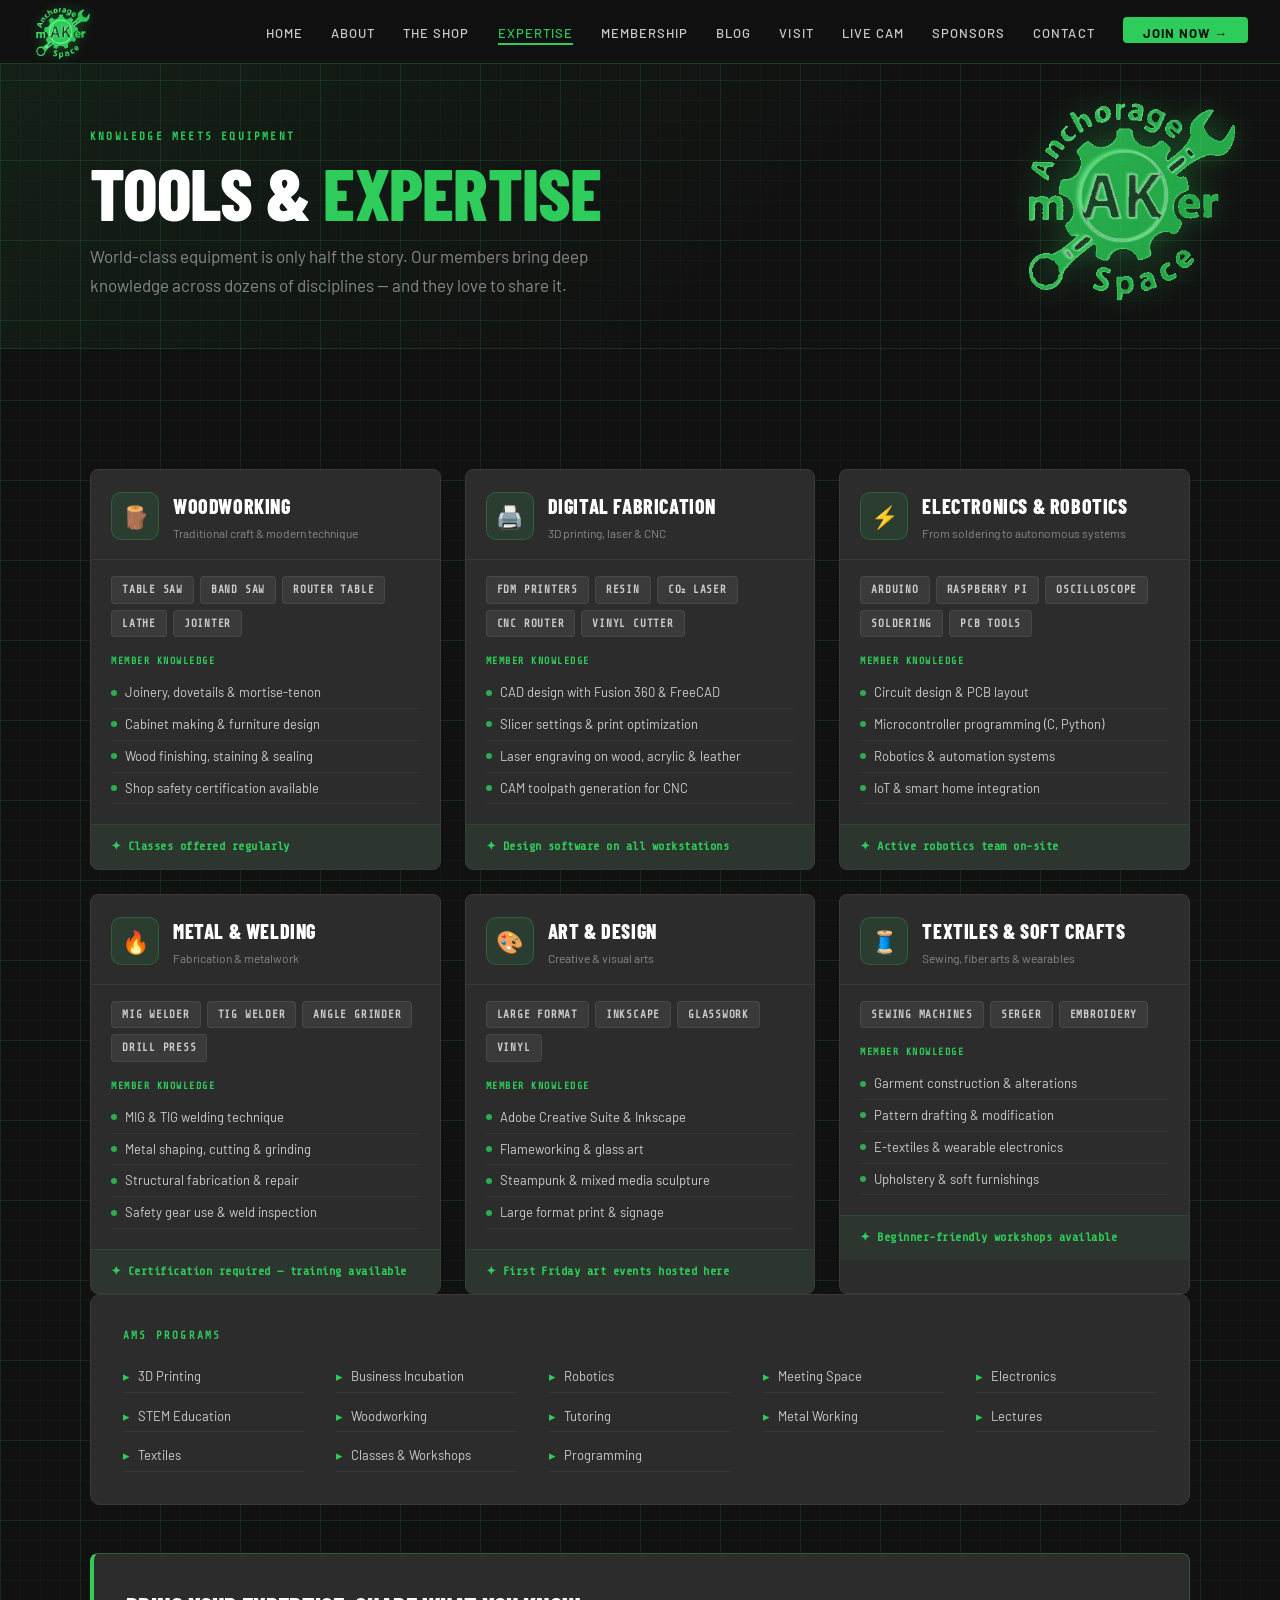
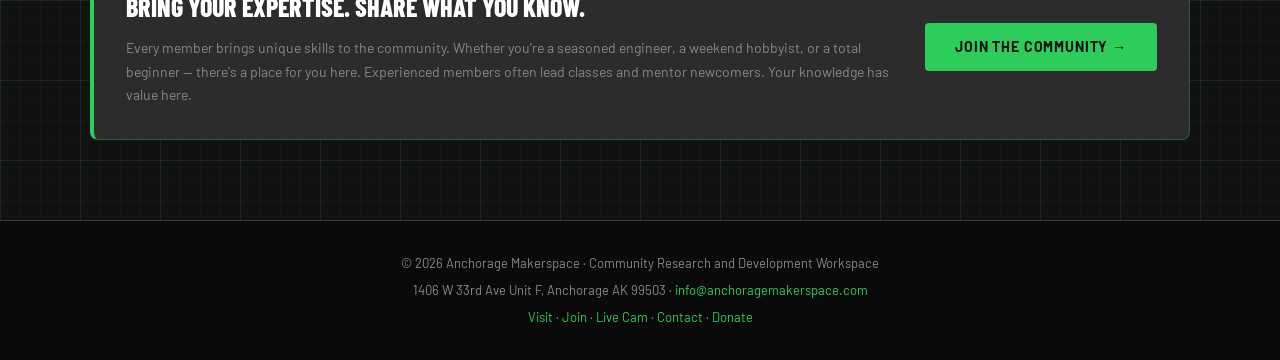
<file: expertise.html>
<!DOCTYPE html>
<html lang="en">
<head>
  <meta charset="UTF-8">
  <meta name="viewport" content="width=device-width, initial-scale=1">
  <title>Tools & Expertise — Anchorage Makerspace</title>
  <link rel="stylesheet" href="assets/style.css">
  <style>
    .expertise-grid {
      display: grid;
      grid-template-columns: repeat(auto-fit, minmax(300px, 1fr));
      gap: 1.5rem; margin-top: 2.5rem;
    }

    .expertise-card {
      background: var(--mid); border: 1px solid var(--steel);
      border-radius: 8px; overflow: hidden;
      transition: border-color 0.25s, transform 0.25s;
    }

    .expertise-card:hover { border-color: var(--green); transform: translateY(-3px); }

    .expertise-card-header {
      display: flex; align-items: center; gap: 14px;
      padding: 1.25rem 1.25rem 1rem;
      border-bottom: 1px solid var(--steel);
    }

    .expertise-icon-wrap {
      width: 48px; height: 48px; border-radius: 10px; flex-shrink: 0;
      background: rgba(46,204,90,0.10);
      border: 1px solid rgba(46,204,90,0.25);
      display: flex; align-items: center; justify-content: center;
      font-size: 22px;
    }

    .expertise-card-title {
      font-family: 'Barlow Condensed', sans-serif;
      font-size: 20px; font-weight: 800;
      text-transform: uppercase; letter-spacing: 0.03em;
    }

    .expertise-card-subtitle { font-size: 12px; color: var(--muted); margin-top: 2px; }

    .expertise-card-body { padding: 1rem 1.25rem 1.25rem; }

    .tool-chips { display: flex; flex-wrap: wrap; gap: 6px; margin-bottom: 1rem; }

    .tool-chip {
      font-size: 11px; font-weight: 600; letter-spacing: 0.07em;
      text-transform: uppercase; padding: 4px 10px; border-radius: 4px;
      background: var(--steel); color: var(--text);
      border: 1px solid rgba(255,255,255,0.07);
      font-family: 'Share Tech Mono', monospace;
    }

    .skills-label {
      font-size: 10px; letter-spacing: 0.15em; text-transform: uppercase;
      color: var(--green); font-weight: 700; margin-bottom: 8px;
      font-family: 'Share Tech Mono', monospace;
    }

    .skill-list { list-style: none; }

    .skill-list li {
      font-size: 13px; color: var(--text);
      padding: 5px 0; border-bottom: 1px solid rgba(255,255,255,0.04);
      display: flex; align-items: center; gap: 8px;
    }

    .skill-list li::before {
      content: '';
      width: 6px; height: 6px; border-radius: 50%;
      background: var(--green); flex-shrink: 0; opacity: 0.8;
    }

    .expertise-card-footer {
      padding: 0.75rem 1.25rem;
      background: rgba(46,204,90,0.05);
      border-top: 1px solid rgba(46,204,90,0.12);
      font-size: 12px; color: var(--green); font-weight: 600;
      letter-spacing: 0.04em; font-family: 'Share Tech Mono', monospace;
    }

    .callout {
      margin-top: 3rem;
      background: var(--mid);
      border: 1px solid rgba(46,204,90,0.3);
      border-left: 4px solid var(--green);
      border-radius: 8px; padding: 2rem;
      display: flex; align-items: center;
      gap: 2rem; flex-wrap: wrap;
    }

    .callout-text { flex: 1; min-width: 220px; }

    .callout-text h3 {
      font-family: 'Barlow Condensed', sans-serif;
      font-size: 26px; font-weight: 800; text-transform: uppercase;
      margin-bottom: 0.5rem;
    }

    .callout-text p { font-size: 14px; color: var(--muted); line-height: 1.7; }
  </style>
</head>
<body>

<nav>
  <a href="index.html" class="nav-logo">
    <img src="assets/AMS-Green-Logo.png" alt="Anchorage Makerspace Logo"
      style="height:58px; width:auto; filter: drop-shadow(0 0 6px rgba(46,204,90,0.4));">
  </a>
  <ul class="nav-links" id="nav-list">
    <li><a href="index.html">Home</a></li>
    <li><a href="shop.html">The Shop</a></li>
    <li><a href="expertise.html">Expertise</a></li>
    <li><a href="membership.html">Membership</a></li>
    <li><a href="blog.html">Blog</a></li>
    <li><a href="visit.html">Visit</a></li>
    <li><a href="livestream.html">Live Cam</a></li>
    <li><a href="sponsors.html">Sponsors</a></li>
    <li><a href="contact-member.html">Contact</a></li>
    <li><a href="membership.html" class="nav-cta">Join Now →</a></li>
  </ul>
  <button class="nav-hamburger" id="nav-burger" aria-label="Menu">
    <span></span><span></span><span></span>
  </button>
</nav>

<div class="page-content">

  <div class="page-hero" style="position:relative;">
    <div class="page-hero-inner">
      <img src="assets/AMS-Green-Logo.png" alt="Anchorage Makerspace" style="position:absolute; top:1.25rem; right:2rem; height:225px; width:auto; opacity:0.82; filter:drop-shadow(0 0 14px rgba(46,204,90,0.45)); pointer-events:none; z-index:1;">
      <div class="section-label">Knowledge Meets Equipment</div>
      <h1>Tools &amp; <em>Expertise</em></h1>
      <p>World-class equipment is only half the story. Our members bring deep knowledge across dozens of disciplines — and they love to share it.</p>
    </div>
  </div>

  <section>
    <div class="section-inner">
      <div class="expertise-grid">

        <div class="expertise-card">
          <div class="expertise-card-header">
            <div class="expertise-icon-wrap">🪵</div>
            <div>
              <div class="expertise-card-title">Woodworking</div>
              <div class="expertise-card-subtitle">Traditional craft & modern technique</div>
            </div>
          </div>
          <div class="expertise-card-body">
            <div class="tool-chips">
              <span class="tool-chip">Table Saw</span>
              <span class="tool-chip">Band Saw</span>
              <span class="tool-chip">Router Table</span>
              <span class="tool-chip">Lathe</span>
              <span class="tool-chip">Jointer</span>
            </div>
            <div class="skills-label">Member Knowledge</div>
            <ul class="skill-list">
              <li>Joinery, dovetails & mortise-tenon</li>
              <li>Cabinet making & furniture design</li>
              <li>Wood finishing, staining & sealing</li>
              <li>Shop safety certification available</li>
            </ul>
          </div>
          <div class="expertise-card-footer">✦ Classes offered regularly</div>
        </div>

        <div class="expertise-card">
          <div class="expertise-card-header">
            <div class="expertise-icon-wrap">🖨️</div>
            <div>
              <div class="expertise-card-title">Digital Fabrication</div>
              <div class="expertise-card-subtitle">3D printing, laser & CNC</div>
            </div>
          </div>
          <div class="expertise-card-body">
            <div class="tool-chips">
              <span class="tool-chip">FDM Printers</span>
              <span class="tool-chip">Resin</span>
              <span class="tool-chip">CO₂ Laser</span>
              <span class="tool-chip">CNC Router</span>
              <span class="tool-chip">Vinyl Cutter</span>
            </div>
            <div class="skills-label">Member Knowledge</div>
            <ul class="skill-list">
              <li>CAD design with Fusion 360 & FreeCAD</li>
              <li>Slicer settings & print optimization</li>
              <li>Laser engraving on wood, acrylic & leather</li>
              <li>CAM toolpath generation for CNC</li>
            </ul>
          </div>
          <div class="expertise-card-footer">✦ Design software on all workstations</div>
        </div>

        <div class="expertise-card">
          <div class="expertise-card-header">
            <div class="expertise-icon-wrap">⚡</div>
            <div>
              <div class="expertise-card-title">Electronics & Robotics</div>
              <div class="expertise-card-subtitle">From soldering to autonomous systems</div>
            </div>
          </div>
          <div class="expertise-card-body">
            <div class="tool-chips">
              <span class="tool-chip">Arduino</span>
              <span class="tool-chip">Raspberry Pi</span>
              <span class="tool-chip">Oscilloscope</span>
              <span class="tool-chip">Soldering</span>
              <span class="tool-chip">PCB Tools</span>
            </div>
            <div class="skills-label">Member Knowledge</div>
            <ul class="skill-list">
              <li>Circuit design & PCB layout</li>
              <li>Microcontroller programming (C, Python)</li>
              <li>Robotics & automation systems</li>
              <li>IoT & smart home integration</li>
            </ul>
          </div>
          <div class="expertise-card-footer">✦ Active robotics team on-site</div>
        </div>

        <div class="expertise-card">
          <div class="expertise-card-header">
            <div class="expertise-icon-wrap">🔥</div>
            <div>
              <div class="expertise-card-title">Metal & Welding</div>
              <div class="expertise-card-subtitle">Fabrication & metalwork</div>
            </div>
          </div>
          <div class="expertise-card-body">
            <div class="tool-chips">
              <span class="tool-chip">MIG Welder</span>
              <span class="tool-chip">TIG Welder</span>
              <span class="tool-chip">Angle Grinder</span>
              <span class="tool-chip">Drill Press</span>
            </div>
            <div class="skills-label">Member Knowledge</div>
            <ul class="skill-list">
              <li>MIG & TIG welding technique</li>
              <li>Metal shaping, cutting & grinding</li>
              <li>Structural fabrication & repair</li>
              <li>Safety gear use & weld inspection</li>
            </ul>
          </div>
          <div class="expertise-card-footer">✦ Certification required — training available</div>
        </div>

        <div class="expertise-card">
          <div class="expertise-card-header">
            <div class="expertise-icon-wrap">🎨</div>
            <div>
              <div class="expertise-card-title">Art & Design</div>
              <div class="expertise-card-subtitle">Creative & visual arts</div>
            </div>
          </div>
          <div class="expertise-card-body">
            <div class="tool-chips">
              <span class="tool-chip">Large Format</span>
              <span class="tool-chip">Inkscape</span>
              <span class="tool-chip">Glasswork</span>
              <span class="tool-chip">Vinyl</span>
            </div>
            <div class="skills-label">Member Knowledge</div>
            <ul class="skill-list">
              <li>Adobe Creative Suite & Inkscape</li>
              <li>Flameworking & glass art</li>
              <li>Steampunk & mixed media sculpture</li>
              <li>Large format print & signage</li>
            </ul>
          </div>
          <div class="expertise-card-footer">✦ First Friday art events hosted here</div>
        </div>

        <div class="expertise-card">
          <div class="expertise-card-header">
            <div class="expertise-icon-wrap">🧵</div>
            <div>
              <div class="expertise-card-title">Textiles & Soft Crafts</div>
              <div class="expertise-card-subtitle">Sewing, fiber arts & wearables</div>
            </div>
          </div>
          <div class="expertise-card-body">
            <div class="tool-chips">
              <span class="tool-chip">Sewing Machines</span>
              <span class="tool-chip">Serger</span>
              <span class="tool-chip">Embroidery</span>
            </div>
            <div class="skills-label">Member Knowledge</div>
            <ul class="skill-list">
              <li>Garment construction & alterations</li>
              <li>Pattern drafting & modification</li>
              <li>E-textiles & wearable electronics</li>
              <li>Upholstery & soft furnishings</li>
            </ul>
          </div>
          <div class="expertise-card-footer">✦ Beginner-friendly workshops available</div>
        </div>

      </div>

      <!-- Programs strip -->
      <div style="margin-bottom:2rem; background:var(--mid); border:1px solid var(--steel);
        border-radius:10px; padding:2rem;">
        <div class="section-label" style="margin-bottom:1rem;">AMS Programs</div>
        <div style="display:grid; grid-template-columns: repeat(auto-fit, minmax(180px, 1fr)); gap:0.5rem 2rem;">
          <div style="font-size:13px; color:var(--text); padding:5px 0; border-bottom:1px solid rgba(255,255,255,0.05); display:flex; align-items:center; gap:8px;"><span style="color:var(--green);">▸</span> 3D Printing</div>
          <div style="font-size:13px; color:var(--text); padding:5px 0; border-bottom:1px solid rgba(255,255,255,0.05); display:flex; align-items:center; gap:8px;"><span style="color:var(--green);">▸</span> Business Incubation</div>
          <div style="font-size:13px; color:var(--text); padding:5px 0; border-bottom:1px solid rgba(255,255,255,0.05); display:flex; align-items:center; gap:8px;"><span style="color:var(--green);">▸</span> Robotics</div>
          <div style="font-size:13px; color:var(--text); padding:5px 0; border-bottom:1px solid rgba(255,255,255,0.05); display:flex; align-items:center; gap:8px;"><span style="color:var(--green);">▸</span> Meeting Space</div>
          <div style="font-size:13px; color:var(--text); padding:5px 0; border-bottom:1px solid rgba(255,255,255,0.05); display:flex; align-items:center; gap:8px;"><span style="color:var(--green);">▸</span> Electronics</div>
          <div style="font-size:13px; color:var(--text); padding:5px 0; border-bottom:1px solid rgba(255,255,255,0.05); display:flex; align-items:center; gap:8px;"><span style="color:var(--green);">▸</span> STEM Education</div>
          <div style="font-size:13px; color:var(--text); padding:5px 0; border-bottom:1px solid rgba(255,255,255,0.05); display:flex; align-items:center; gap:8px;"><span style="color:var(--green);">▸</span> Woodworking</div>
          <div style="font-size:13px; color:var(--text); padding:5px 0; border-bottom:1px solid rgba(255,255,255,0.05); display:flex; align-items:center; gap:8px;"><span style="color:var(--green);">▸</span> Tutoring</div>
          <div style="font-size:13px; color:var(--text); padding:5px 0; border-bottom:1px solid rgba(255,255,255,0.05); display:flex; align-items:center; gap:8px;"><span style="color:var(--green);">▸</span> Metal Working</div>
          <div style="font-size:13px; color:var(--text); padding:5px 0; border-bottom:1px solid rgba(255,255,255,0.05); display:flex; align-items:center; gap:8px;"><span style="color:var(--green);">▸</span> Lectures</div>
          <div style="font-size:13px; color:var(--text); padding:5px 0; border-bottom:1px solid rgba(255,255,255,0.05); display:flex; align-items:center; gap:8px;"><span style="color:var(--green);">▸</span> Textiles</div>
          <div style="font-size:13px; color:var(--text); padding:5px 0; border-bottom:1px solid rgba(255,255,255,0.05); display:flex; align-items:center; gap:8px;"><span style="color:var(--green);">▸</span> Classes & Workshops</div>
          <div style="font-size:13px; color:var(--text); padding:5px 0; border-bottom:1px solid rgba(255,255,255,0.05); display:flex; align-items:center; gap:8px;"><span style="color:var(--green);">▸</span> Programming</div>
        </div>
      </div>

      <div class="callout">
        <div class="callout-text">
          <h3>Bring Your Expertise. Share What You Know.</h3>
          <p>Every member brings unique skills to the community. Whether you're a seasoned engineer, a weekend hobbyist, or a total beginner — there's a place for you here. Experienced members often lead classes and mentor newcomers. Your knowledge has value here.</p>
        </div>
        <a href="membership.html" class="btn-primary">Join the Community →</a>
      </div>

    </div>
  </section>

</div>

<footer>
  <p>© 2026 Anchorage Makerspace · Community Research and Development Workspace</p>
  <p style="margin-top:6px;">1406 W 33rd Ave Unit F, Anchorage AK 99503 · <a href="mailto:info@anchoragemakerspace.com">info@anchoragemakerspace.com</a></p>
  <p style="margin-top:6px;">
    <a href="visit.html">Visit</a> · <a href="membership.html">Join</a> · <a href="livestream.html">Live Cam</a> · <a href="contact-member.html">Contact</a> · <a href="https://www.anchoragemakerspace.com/donate/">Donate</a>
  </p>
</footer>

<script src="assets/nav.js"></script>
</body>
</html>
</file>
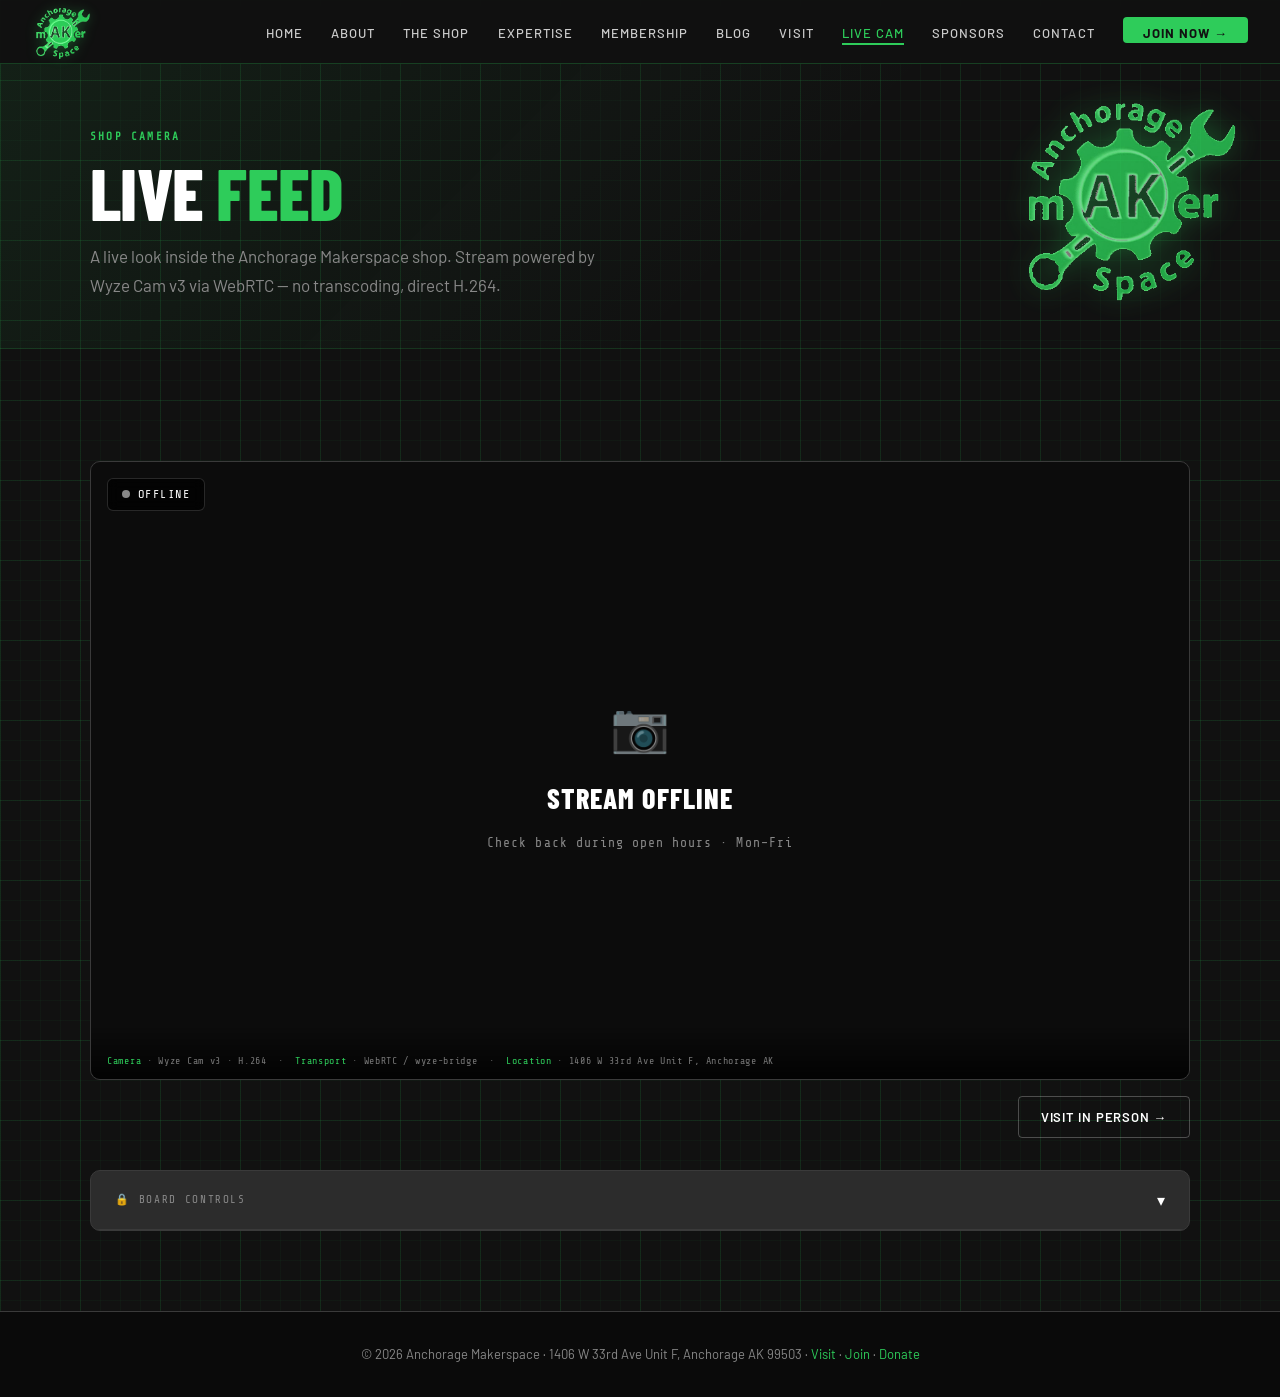
<file: livestream.html>
<!DOCTYPE html>
<html lang="en">
<head>
  <meta charset="UTF-8">
  <meta name="viewport" content="width=device-width, initial-scale=1">
  <title>Live Stream — Anchorage Makerspace</title>
  <link rel="stylesheet" href="assets/style.css">
  <style>
    .stream-wrap {
      max-width: 1100px; margin: 0 auto; width: 100%;
    }

    .stream-stage {
      position: relative;
      background: var(--charcoal);
      border: 1px solid var(--steel);
      border-radius: 10px;
      overflow: hidden;
      aspect-ratio: 16 / 9;
      width: 100%;
      margin-top: 2rem;
      display: block;
    }

    .live-badge {
      position: absolute; top: 16px; left: 16px; z-index: 20;
      display: flex; align-items: center; gap: 8px;
      background: rgba(0,0,0,0.75);
      border: 1px solid rgba(255,255,255,0.15);
      backdrop-filter: blur(6px);
      border-radius: 6px; padding: 6px 14px;
      font-family: 'Share Tech Mono', monospace;
      font-size: 12px; letter-spacing: 0.12em;
      text-transform: uppercase;
    }

    .live-dot {
      width: 8px; height: 8px; border-radius: 50%;
      background: #e53e3e;
      box-shadow: 0 0 6px rgba(229,62,62,0.8);
      animation: livepulse 1.2s infinite;
    }

    .live-badge.offline .live-dot {
      background: var(--muted); box-shadow: none; animation: none;
    }

    @keyframes livepulse { 0%,100%{opacity:1} 50%{opacity:0.3} }

    #stream-iframe {
      position: absolute; inset: 0;
      width: 100%; height: 100%; border: 0;
      display: none;
    }

    #offline-placeholder {
      position: absolute; inset: 0;
      width: 100%; height: 100%;
      display: flex;
    }

    #offline-photo {
      position: absolute; inset: 0;
      width: 100%; height: 100%; border: 0;
    }

    .offline-overlay {
      position: absolute; inset: 0;
      background: rgba(0,0,0,0.52);
      display: flex; flex-direction: column;
      align-items: center; justify-content: center; gap: 12px;
      z-index: 2;
    }

    .offline-icon { font-size: 48px; opacity: 0.6; }

    .offline-title {
      font-family: 'Barlow Condensed', sans-serif;
      font-size: 28px; font-weight: 800;
      text-transform: uppercase; letter-spacing: 0.04em;
    }

    .offline-sub {
      font-family: 'Share Tech Mono', monospace;
      font-size: 13px; color: var(--muted); letter-spacing: 0.08em;
    }

    .stream-info {
      position: absolute; bottom: 0; left: 0; right: 0; z-index: 10;
      padding: 28px 16px 10px;
      background: linear-gradient(transparent, rgba(0,0,0,0.78));
      pointer-events: none;
    }

    .stream-meta {
      font-family: 'Share Tech Mono', monospace;
      font-size: 10px; color: rgba(255,255,255,0.45);
      letter-spacing: 0.07em;
    }

    .stream-meta span { color: var(--green); }

    .stage-footer {
      display: flex; justify-content: flex-end; margin-top: 1rem;
    }

    /* Board panel */
    .board-panel {
      margin-top: 2rem; background: var(--mid);
      border: 1px solid var(--steel); border-radius: 10px; overflow: hidden;
    }

    .board-panel-header {
      display: flex; align-items: center; justify-content: space-between;
      padding: 1rem 1.5rem; border-bottom: 1px solid var(--steel);
      cursor: pointer; user-select: none; transition: background 0.2s;
    }

    .board-panel-header:hover { background: rgba(255,255,255,0.03); }

    .board-panel-title {
      font-family: 'Share Tech Mono', monospace;
      font-size: 11px; letter-spacing: 0.15em;
      text-transform: uppercase; color: var(--muted);
      display: flex; align-items: center; gap: 8px;
    }

    .board-panel-body { padding: 1.5rem; display: none; }
    .board-panel-body.open { display: block; }

    .auth-row {
      display: flex; gap: 0.75rem; align-items: center;
      flex-wrap: wrap; margin-bottom: 1.25rem;
    }

    #board-pass {
      background: var(--charcoal); border: 1px solid var(--steel);
      border-radius: 6px; color: var(--white);
      font-family: 'Share Tech Mono', monospace;
      font-size: 14px; padding: 10px 14px;
      outline: none; flex: 1; min-width: 180px;
      transition: border-color 0.2s;
    }

    #board-pass:focus { border-color: var(--green); }

    #auth-msg {
      font-family: 'Share Tech Mono', monospace;
      font-size: 11px; color: var(--muted);
      letter-spacing: 0.06em; margin-top: 0.5rem;
    }

    #auth-msg.error { color: #e53e3e; }
    #auth-msg.ok { color: var(--green); }

    .board-controls { display: none; }
    .board-controls.visible { display: block; }

    .control-row {
      display: flex; align-items: center; gap: 1.5rem;
      flex-wrap: wrap; margin-bottom: 1.25rem;
    }

    .toggle-switch { display: flex; align-items: center; gap: 12px; cursor: pointer; }

    .switch-track {
      width: 48px; height: 26px; border-radius: 13px;
      background: var(--steel); position: relative;
      transition: background 0.2s; flex-shrink: 0;
    }

    .switch-track.on { background: var(--green); }

    .switch-thumb {
      position: absolute; top: 3px; left: 3px;
      width: 20px; height: 20px; border-radius: 50%;
      background: var(--white); transition: left 0.2s;
    }

    .switch-track.on .switch-thumb { left: 25px; }

    .switch-label {
      font-family: 'Share Tech Mono', monospace;
      font-size: 12px; letter-spacing: 0.1em; text-transform: uppercase;
    }

    .stream-url-row { margin-top: 1rem; }

    .stream-url-row label {
      font-family: 'Share Tech Mono', monospace;
      font-size: 10px; letter-spacing: 0.15em;
      text-transform: uppercase; color: var(--muted);
      display: block; margin-bottom: 6px;
    }

    .stream-url-input-row { display: flex; gap: 0.75rem; flex-wrap: wrap; }

    #stream-url-input {
      flex: 1; min-width: 200px;
      background: var(--charcoal); border: 1px solid var(--steel);
      border-radius: 6px; color: var(--white);
      font-family: 'Share Tech Mono', monospace;
      font-size: 13px; padding: 10px 14px;
      outline: none; transition: border-color 0.2s;
    }

    #stream-url-input:focus { border-color: var(--green); }

    .board-note {
      font-family: 'Share Tech Mono', monospace;
      font-size: 11px; color: var(--muted);
      margin-top: 1rem; line-height: 1.7; padding: 10px 14px;
      background: rgba(46,204,90,0.05);
      border-left: 3px solid rgba(46,204,90,0.2);
      border-radius: 0 4px 4px 0;
    }
  </style>
</head>
<body>

<nav>
  <a href="index.html" class="nav-logo">
    <img src="assets/AMS-Green-Logo.png" alt="Anchorage Makerspace Logo"
      style="height:58px; width:auto; filter: drop-shadow(0 0 6px rgba(46,204,90,0.4));">
  </a>
  <ul class="nav-links" id="nav-list">
    <li><a href="index.html">Home</a></li>
    <li><a href="shop.html">The Shop</a></li>
    <li><a href="expertise.html">Expertise</a></li>
    <li><a href="membership.html">Membership</a></li>
    <li><a href="blog.html">Blog</a></li>
    <li><a href="visit.html">Visit</a></li>
    <li><a href="livestream.html">Live Cam</a></li>
    <li><a href="sponsors.html">Sponsors</a></li>
    <li><a href="contact-member.html">Contact</a></li>
    <li><a href="membership.html" class="nav-cta">Join Now →</a></li>
  </ul>
  <button class="nav-hamburger" id="nav-burger" aria-label="Menu">
    <span></span><span></span><span></span>
  </button>
</nav>

<div class="page-content">

  <div class="page-hero" style="position:relative;">
    <div class="page-hero-inner">
      <img src="assets/AMS-Green-Logo.png" alt="Anchorage Makerspace" style="position:absolute; top:1.25rem; right:2rem; height:225px; width:auto; opacity:0.82; filter:drop-shadow(0 0 14px rgba(46,204,90,0.45)); pointer-events:none; z-index:1;">
      <div class="section-label">Shop Camera</div>
      <h1>Live <em>Feed</em></h1>
      <p>A live look inside the Anchorage Makerspace shop. Stream powered by Wyze Cam v3 via WebRTC — no transcoding, direct H.264.</p>
    </div>
  </div>

  <section>
    <div class="stream-wrap">

      <div class="stream-stage">

        <!-- Live / Offline badge inside stage -->
        <div class="live-badge offline" id="live-badge">
          <div class="live-dot"></div>
          <span id="live-label">Offline</span>
        </div>

        <!-- WebRTC live feed -->
        <iframe id="stream-iframe" allow="autoplay" allowfullscreen src=""></iframe>

        <!-- Offline placeholder — Google Drive photo -->
        <div id="offline-placeholder">
          <iframe
            id="offline-photo"
            allow="autoplay"
            src="https://drive.google.com/file/d/1olthuXRahBW5wzcizsOCfolLoD8-W_Cr/preview"
            frameborder="0"
          ></iframe>
          <div class="offline-overlay">
            <div class="offline-icon">📷</div>
            <div class="offline-title">Stream Offline</div>
            <div class="offline-sub">Check back during open hours · Mon–Fri</div>
          </div>
        </div>

        <!-- Bottom info overlay inside stage -->
        <div class="stream-info">
          <div class="stream-meta">
            <span>Camera</span> · Wyze Cam v3 · H.264 &nbsp;·&nbsp;
            <span>Transport</span> · WebRTC / wyze-bridge &nbsp;·&nbsp;
            <span>Location</span> · 1406 W 33rd Ave Unit F, Anchorage AK
          </div>
        </div>

      </div>

      <!-- Visit button below stage -->
      <div class="stage-footer">
        <a href="visit.html" class="btn-secondary" style="font-size:13px; padding:10px 22px;">Visit In Person →</a>
      </div>

      <!-- Board Control Panel -->
      <div class="board-panel" id="board-panel">
        <div class="board-panel-header" onclick="togglePanel()">
          <div class="board-panel-title">🔒 <span>Board Controls</span></div>
          <div id="panel-chevron">▾</div>
        </div>
        <div class="board-panel-body" id="panel-body">

          <div id="auth-section">
            <p style="font-size:13px; color:var(--muted); margin-bottom:1rem;">
              Enter the board access code to enable or disable the public stream.
            </p>
            <div class="auth-row">
              <input type="password" id="board-pass" placeholder="Board access code" autocomplete="off">
              <button class="btn-primary" onclick="authenticate()" style="padding:10px 22px; font-size:13px;">Unlock →</button>
            </div>
            <div id="auth-msg"></div>
          </div>

          <div class="board-controls" id="board-controls">
            <div class="control-row">
              <div class="toggle-switch" onclick="toggleStream()">
                <div class="switch-track" id="switch-track">
                  <div class="switch-thumb"></div>
                </div>
                <span class="switch-label" id="switch-label">Stream: OFF</span>
              </div>
            </div>

            <div class="stream-url-row">
              <label for="stream-url-input">WebRTC Stream URL</label>
              <div class="stream-url-input-row">
                <input type="text" id="stream-url-input"
                  placeholder="http://YOUR-PI-IP:8889/backyard/"
                  value="http://10.0.0.16:8889/backyard/">
                <button class="btn-secondary" onclick="applyUrl()" style="padding:10px 18px; font-size:13px;">Apply</button>
              </div>
            </div>

            <div class="board-note">
              💡 Toggle <strong>Stream: ON</strong> to make the live feed public. Toggle OFF to show the offline placeholder.<br>
              Update the URL above when your Wyze Bridge IP changes, then click Apply.<br>
              Settings saved in this browser — re-authenticate on a new device.
            </div>

            <div style="margin-top:1.25rem;">
              <button class="btn-secondary" onclick="lockPanel()" style="font-size:12px; padding:8px 18px;">🔒 Lock Controls</button>
            </div>
          </div>

        </div>
      </div>

    </div>
  </section>

</div>

<footer>
  <p>© 2026 Anchorage Makerspace · 1406 W 33rd Ave Unit F, Anchorage AK 99503 ·
    <a href="visit.html">Visit</a> · <a href="contact-member.html">Join</a> · <a href="https://www.anchoragemakerspace.com/donate/">Donate</a>
  </p>
</footer>

<script src="assets/nav.js"></script>
<script>
  var BOARD_HASH    = btoa('AMS-Board-2026'); // Change this password!
  var streamEnabled = localStorage.getItem('ams_stream_on') === 'true';
  var streamUrl     = localStorage.getItem('ams_stream_url') || 'http://10.0.0.16:8889/backyard/';
  var authenticated = false;

  window.addEventListener('load', function () {
    applyStreamState();
    document.getElementById('stream-url-input').value = streamUrl;
  });

  function applyStreamState() {
    var iframe      = document.getElementById('stream-iframe');
    var offline     = document.getElementById('offline-placeholder');
    var badge       = document.getElementById('live-badge');
    var liveLabel   = document.getElementById('live-label');
    var switchTrack = document.getElementById('switch-track');
    var switchLabel = document.getElementById('switch-label');
    if (streamEnabled) {
      iframe.src = streamUrl; iframe.style.display = 'block';
      offline.style.display = 'none';
      badge.classList.remove('offline'); liveLabel.textContent = 'Live';
      if (switchTrack) { switchTrack.classList.add('on'); switchLabel.textContent = 'Stream: ON'; }
    } else {
      iframe.src = ''; iframe.style.display = 'none';
      offline.style.display = 'flex';
      badge.classList.add('offline'); liveLabel.textContent = 'Offline';
      if (switchTrack) { switchTrack.classList.remove('on'); switchLabel.textContent = 'Stream: OFF'; }
    }
  }

  function togglePanel() {
    var body = document.getElementById('panel-body');
    var chev = document.getElementById('panel-chevron');
    body.classList.toggle('open');
    chev.textContent = body.classList.contains('open') ? '▴' : '▾';
  }

  function authenticate() {
    var input = document.getElementById('board-pass').value;
    var msg   = document.getElementById('auth-msg');
    if (btoa(input) === BOARD_HASH) {
      authenticated = true;
      document.getElementById('auth-section').style.display = 'none';
      document.getElementById('board-controls').classList.add('visible');
    } else {
      msg.className = 'error';
      msg.textContent = '✗ Incorrect code — try again';
      document.getElementById('board-pass').value = '';
    }
  }

  document.addEventListener('DOMContentLoaded', function () {
    document.getElementById('board-pass').addEventListener('keydown', function (e) {
      if (e.key === 'Enter') authenticate();
    });
  });

  function toggleStream() {
    if (!authenticated) return;
    streamEnabled = !streamEnabled;
    localStorage.setItem('ams_stream_on', streamEnabled);
    applyStreamState();
  }

  function applyUrl() {
    if (!authenticated) return;
    var newUrl = document.getElementById('stream-url-input').value.trim();
    if (newUrl) {
      streamUrl = newUrl;
      localStorage.setItem('ams_stream_url', streamUrl);
      if (streamEnabled) document.getElementById('stream-iframe').src = streamUrl;
    }
  }

  function lockPanel() {
    authenticated = false;
    document.getElementById('board-controls').classList.remove('visible');
    document.getElementById('auth-section').style.display = 'block';
    document.getElementById('board-pass').value = '';
    document.getElementById('auth-msg').textContent = '';
    document.getElementById('panel-body').classList.remove('open');
    document.getElementById('panel-chevron').textContent = '▾';
  }
</script>

</body>
</html>
</file>
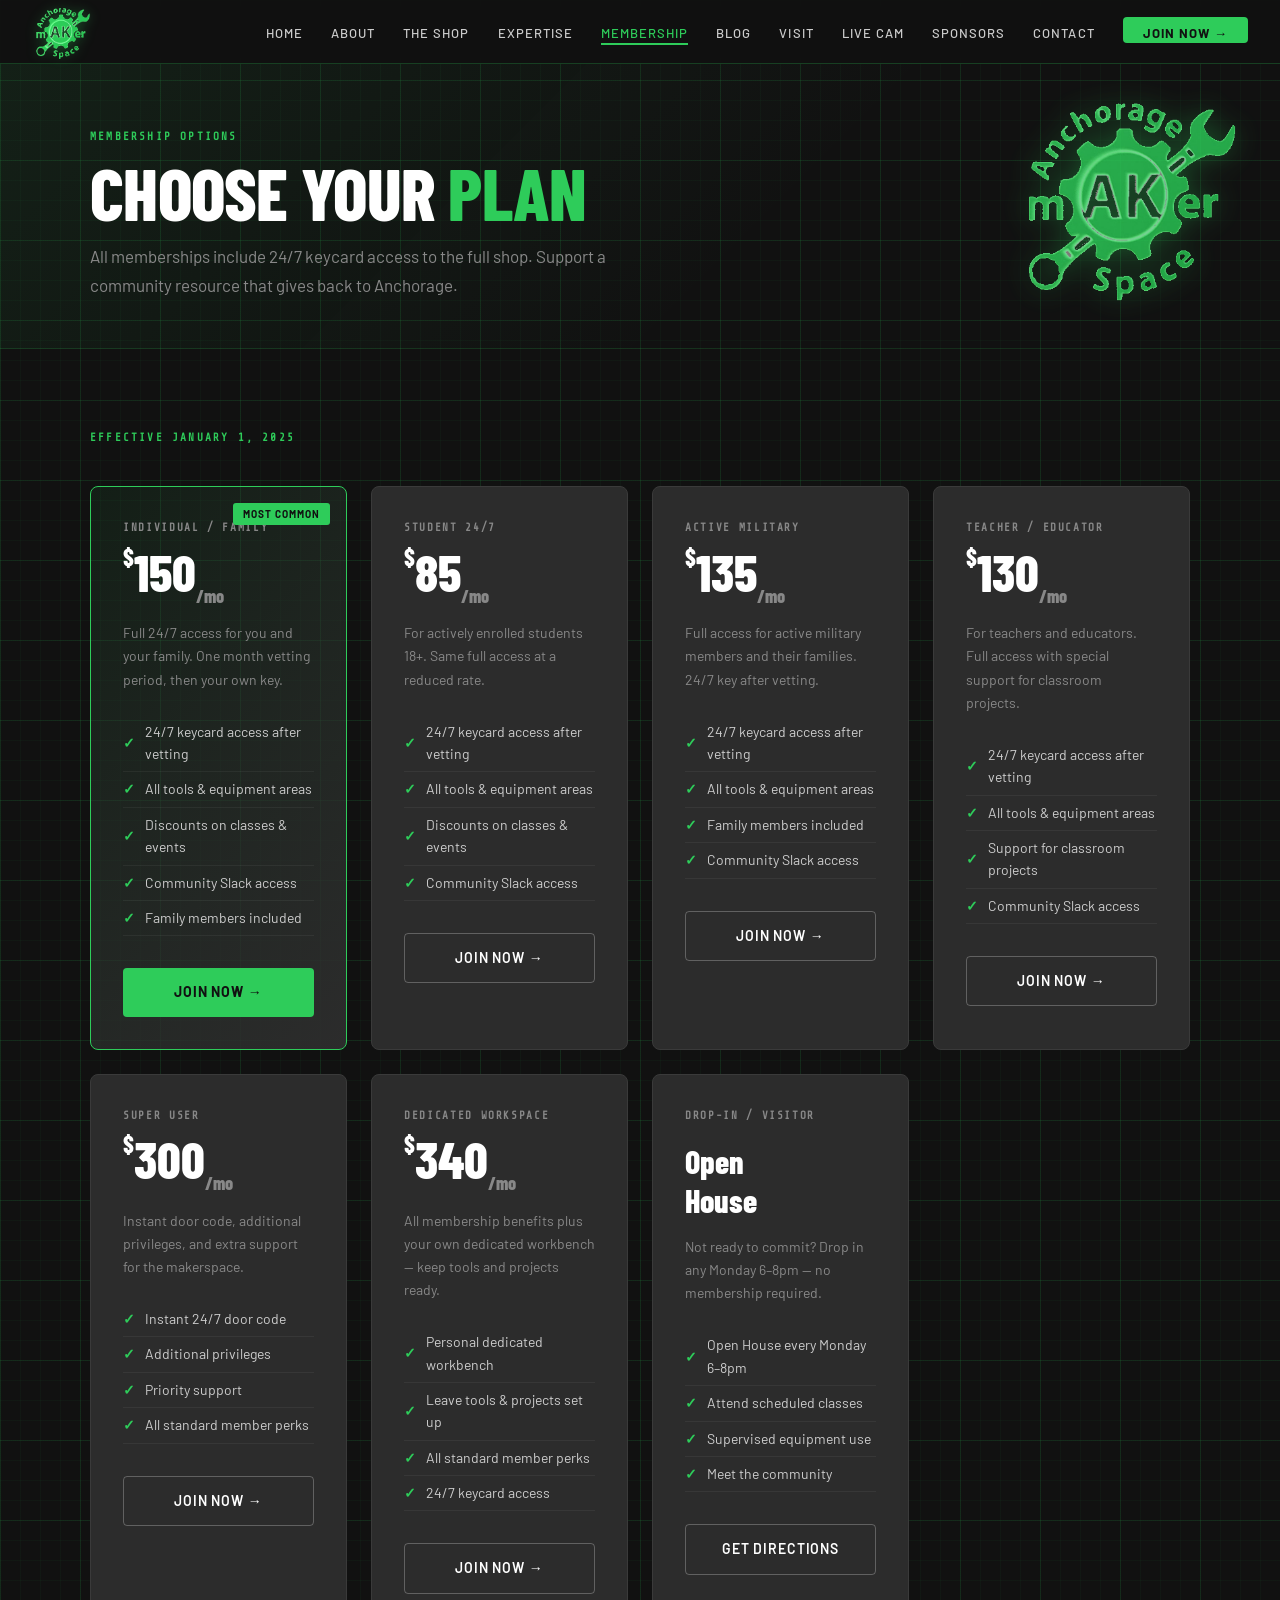
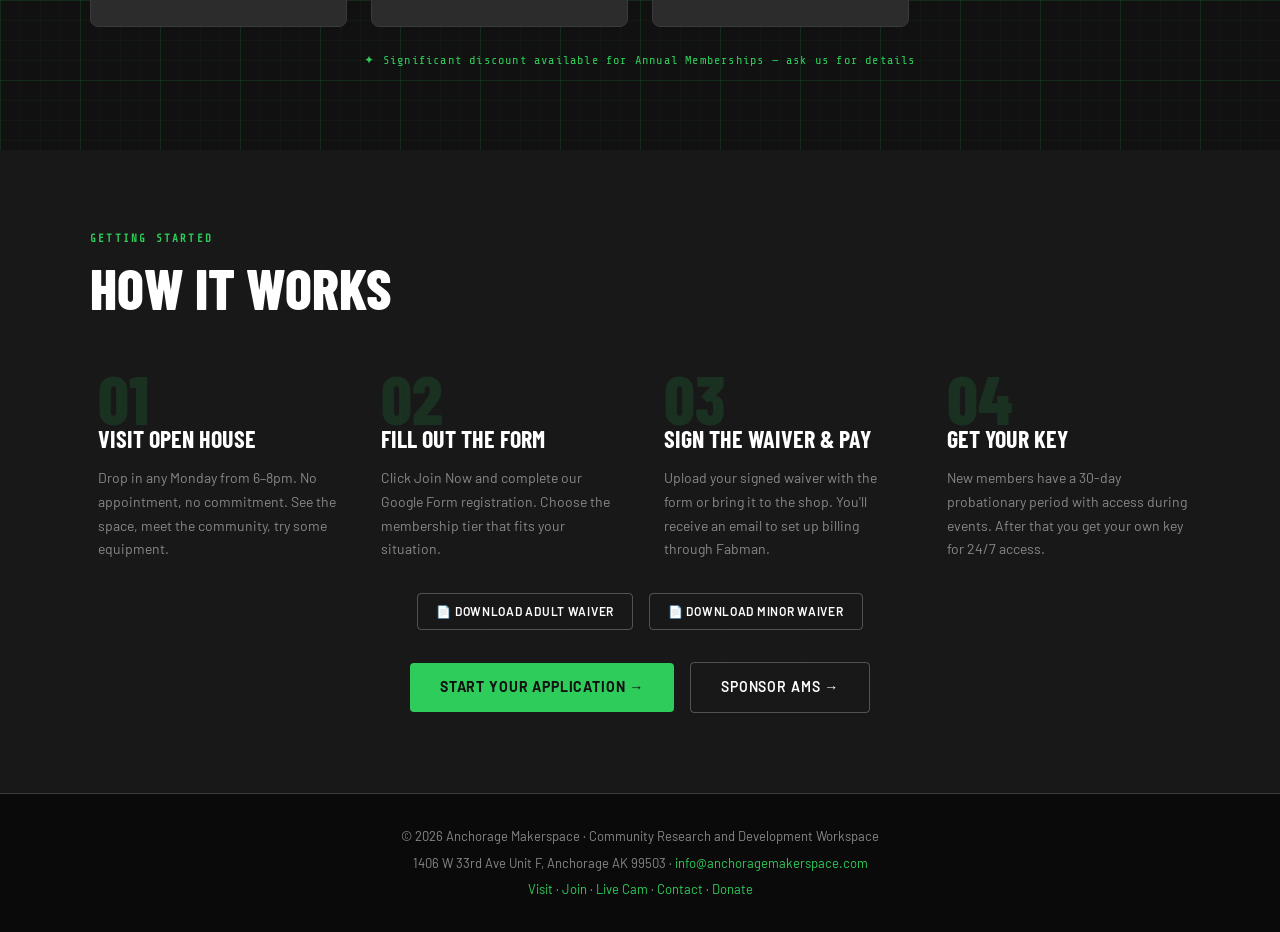
<file: membership.html>
<!DOCTYPE html>
<html lang="en">
<head>
  <meta charset="UTF-8">
  <meta name="viewport" content="width=device-width, initial-scale=1">
  <title>Membership — Anchorage Makerspace</title>
  <link rel="stylesheet" href="assets/style.css">
  <style>
    .membership-grid {
      display: grid;
      grid-template-columns: repeat(auto-fit, minmax(260px, 1fr));
      gap: 1.5rem; margin-top: 2.5rem;
    }

    .membership-card {
      background: var(--mid); border-radius: 8px;
      padding: 2rem; border: 1px solid var(--steel);
      position: relative; overflow: hidden;
      transition: border-color 0.2s;
    }

    .membership-card:hover { border-color: var(--green); }

    .membership-card.featured {
      border-color: var(--green);
      background: linear-gradient(135deg, rgba(46,204,90,0.07), var(--mid));
    }

    .featured-badge {
      position: absolute; top: 16px; right: 16px;
      background: var(--green); color: var(--black);
      font-size: 10px; font-weight: 700;
      letter-spacing: 0.1em; text-transform: uppercase;
      padding: 3px 10px; border-radius: 3px;
    }

    .membership-type {
      font-size: 11px; letter-spacing: 0.15em; text-transform: uppercase;
      color: var(--muted); font-weight: 600; margin-bottom: 0.5rem;
      font-family: 'Share Tech Mono', monospace;
    }

    .membership-price {
      font-family: 'Barlow Condensed', sans-serif;
      font-size: 52px; font-weight: 800; line-height: 1;
    }

    .membership-price sup { font-size: 24px; vertical-align: top; margin-top: 8px; }
    .membership-price sub { font-size: 18px; color: var(--muted); }

    .membership-desc {
      font-size: 14px; color: var(--muted);
      margin: 1rem 0 1.5rem; line-height: 1.65;
    }

    .perk-list { list-style: none; margin-bottom: 2rem; }

    .perk-list li {
      font-size: 14px; color: var(--text);
      padding: 6px 0; border-bottom: 1px solid rgba(255,255,255,0.05);
      display: flex; align-items: center; gap: 10px;
    }

    .perk-list li::before {
      content: '✓'; color: var(--green);
      font-weight: 700; font-size: 14px; flex-shrink: 0;
    }

    .btn-full { display: block; text-align: center; width: 100%; }

    /* Steps */
    .steps-grid {
      display: grid;
      grid-template-columns: repeat(auto-fit, minmax(220px, 1fr));
      gap: 2rem; margin-top: 3rem;
    }

    .step { padding-left: 0.5rem; }

    .step-number {
      font-family: 'Barlow Condensed', sans-serif;
      font-size: 68px; font-weight: 800; line-height: 1;
      color: rgba(46,204,90,0.14); display: block; margin-bottom: -0.75rem;
    }

    .step-title {
      font-family: 'Barlow Condensed', sans-serif;
      font-size: 24px; font-weight: 700; text-transform: uppercase;
      margin-bottom: 0.5rem;
    }

    .step-desc { font-size: 14px; color: var(--muted); line-height: 1.7; }
  </style>
</head>
<body>

<nav>
  <a href="index.html" class="nav-logo">
    <img src="assets/AMS-Green-Logo.png" alt="Anchorage Makerspace Logo"
      style="height:58px; width:auto; filter: drop-shadow(0 0 6px rgba(46,204,90,0.4));">
  </a>
  <ul class="nav-links" id="nav-list">
    <li><a href="index.html">Home</a></li>
    <li><a href="shop.html">The Shop</a></li>
    <li><a href="expertise.html">Expertise</a></li>
    <li><a href="membership.html">Membership</a></li>
    <li><a href="blog.html">Blog</a></li>
    <li><a href="visit.html">Visit</a></li>
    <li><a href="livestream.html">Live Cam</a></li>
    <li><a href="sponsors.html">Sponsors</a></li>
    <li><a href="contact-member.html">Contact</a></li>
    <li><a href="membership.html" class="nav-cta">Join Now →</a></li>
  </ul>
  <button class="nav-hamburger" id="nav-burger" aria-label="Menu">
    <span></span><span></span><span></span>
  </button>
</nav>

<div class="page-content">

  <div class="page-hero" style="position:relative;">
    <div class="page-hero-inner">
      <img src="assets/AMS-Green-Logo.png" alt="Anchorage Makerspace" style="position:absolute; top:1.25rem; right:2rem; height:225px; width:auto; opacity:0.82; filter:drop-shadow(0 0 14px rgba(46,204,90,0.45)); pointer-events:none; z-index:1;">
      <div class="section-label">Membership Options</div>
      <h1>Choose Your <em>Plan</em></h1>
      <p>All memberships include 24/7 keycard access to the full shop. Support a community resource that gives back to Anchorage.</p>
    </div>
  </div>

  <!-- Membership tiers -->
  <section>
    <div class="section-inner">
      <div class="section-label">Effective January 1, 2025</div>
      <div class="membership-grid" style="grid-template-columns: repeat(auto-fit, minmax(240px, 1fr));">

        <div class="membership-card featured">
          <div class="featured-badge">Most Common</div>
          <div class="membership-type">Individual / Family</div>
          <div class="membership-price"><sup>$</sup>150<sub>/mo</sub></div>
          <p class="membership-desc">Full 24/7 access for you and your family. One month vetting period, then your own key.</p>
          <ul class="perk-list">
            <li>24/7 keycard access after vetting</li>
            <li>All tools & equipment areas</li>
            <li>Discounts on classes & events</li>
            <li>Community Slack access</li>
            <li>Family members included</li>
          </ul>
          <a href="https://docs.google.com/forms/d/e/1FAIpQLSdpmrlWpvJn-Cp8EmDsYAiGsEYqN5uuUPt3vXTJuKiE1dn36w/viewform" class="btn-primary btn-full">Join Now →</a>
        </div>

        <div class="membership-card">
          <div class="membership-type">Student 24/7</div>
          <div class="membership-price"><sup>$</sup>85<sub>/mo</sub></div>
          <p class="membership-desc">For actively enrolled students 18+. Same full access at a reduced rate.</p>
          <ul class="perk-list">
            <li>24/7 keycard access after vetting</li>
            <li>All tools & equipment areas</li>
            <li>Discounts on classes & events</li>
            <li>Community Slack access</li>
          </ul>
          <a href="https://docs.google.com/forms/d/e/1FAIpQLSdpmrlWpvJn-Cp8EmDsYAiGsEYqN5uuUPt3vXTJuKiE1dn36w/viewform" class="btn-secondary btn-full">Join Now →</a>
        </div>

        <div class="membership-card">
          <div class="membership-type">Active Military</div>
          <div class="membership-price"><sup>$</sup>135<sub>/mo</sub></div>
          <p class="membership-desc">Full access for active military members and their families. 24/7 key after vetting.</p>
          <ul class="perk-list">
            <li>24/7 keycard access after vetting</li>
            <li>All tools & equipment areas</li>
            <li>Family members included</li>
            <li>Community Slack access</li>
          </ul>
          <a href="https://docs.google.com/forms/d/e/1FAIpQLSdpmrlWpvJn-Cp8EmDsYAiGsEYqN5uuUPt3vXTJuKiE1dn36w/viewform" class="btn-secondary btn-full">Join Now →</a>
        </div>

        <div class="membership-card">
          <div class="membership-type">Teacher / Educator</div>
          <div class="membership-price"><sup>$</sup>130<sub>/mo</sub></div>
          <p class="membership-desc">For teachers and educators. Full access with special support for classroom projects.</p>
          <ul class="perk-list">
            <li>24/7 keycard access after vetting</li>
            <li>All tools & equipment areas</li>
            <li>Support for classroom projects</li>
            <li>Community Slack access</li>
          </ul>
          <a href="https://docs.google.com/forms/d/e/1FAIpQLSdpmrlWpvJn-Cp8EmDsYAiGsEYqN5uuUPt3vXTJuKiE1dn36w/viewform" class="btn-secondary btn-full">Join Now →</a>
        </div>

        <div class="membership-card">
          <div class="membership-type">Super User</div>
          <div class="membership-price"><sup>$</sup>300<sub>/mo</sub></div>
          <p class="membership-desc">Instant door code, additional privileges, and extra support for the makerspace.</p>
          <ul class="perk-list">
            <li>Instant 24/7 door code</li>
            <li>Additional privileges</li>
            <li>Priority support</li>
            <li>All standard member perks</li>
          </ul>
          <a href="https://docs.google.com/forms/d/e/1FAIpQLSdpmrlWpvJn-Cp8EmDsYAiGsEYqN5uuUPt3vXTJuKiE1dn36w/viewform" class="btn-secondary btn-full">Join Now →</a>
        </div>

        <div class="membership-card">
          <div class="membership-type">Dedicated Workspace</div>
          <div class="membership-price"><sup>$</sup>340<sub>/mo</sub></div>
          <p class="membership-desc">All membership benefits plus your own dedicated workbench — keep tools and projects ready.</p>
          <ul class="perk-list">
            <li>Personal dedicated workbench</li>
            <li>Leave tools & projects set up</li>
            <li>All standard member perks</li>
            <li>24/7 keycard access</li>
          </ul>
          <a href="https://docs.google.com/forms/d/e/1FAIpQLSdpmrlWpvJn-Cp8EmDsYAiGsEYqN5uuUPt3vXTJuKiE1dn36w/viewform" class="btn-secondary btn-full">Join Now →</a>
        </div>

        <div class="membership-card">
          <div class="membership-type">Drop-In / Visitor</div>
          <div class="membership-price" style="font-size:32px; padding-top:10px; line-height:1.2;">Open<br>House</div>
          <p class="membership-desc">Not ready to commit? Drop in any Monday 6–8pm — no membership required.</p>
          <ul class="perk-list">
            <li>Open House every Monday 6–8pm</li>
            <li>Attend scheduled classes</li>
            <li>Supervised equipment use</li>
            <li>Meet the community</li>
          </ul>
          <a href="visit.html" class="btn-secondary btn-full">Get Directions</a>
        </div>

      </div>

      <!-- Annual discount note -->
      <div style="margin-top:1.5rem; text-align:center; font-family:'Share Tech Mono',monospace;
        font-size:12px; color:var(--green); letter-spacing:0.1em;">
        ✦ Significant discount available for Annual Memberships — ask us for details
      </div>

    </div>
  </section>

  <!-- How it works -->
  <section class="section-dark">
    <div class="section-inner">
      <div class="section-label">Getting Started</div>
      <h2>How It Works</h2>
      <div class="steps-grid">
        <div class="step">
          <span class="step-number">01</span>
          <div class="step-title">Visit Open House</div>
          <p class="step-desc">Drop in any Monday from 6–8pm. No appointment, no commitment. See the space, meet the community, try some equipment.</p>
        </div>
        <div class="step">
          <span class="step-number">02</span>
          <div class="step-title">Fill Out the Form</div>
          <p class="step-desc">Click Join Now and complete our Google Form registration. Choose the membership tier that fits your situation.</p>
        </div>
        <div class="step">
          <span class="step-number">03</span>
          <div class="step-title">Sign the Waiver & Pay</div>
          <p class="step-desc">Upload your signed waiver with the form or bring it to the shop. You'll receive an email to set up billing through Fabman.</p>
        </div>
        <div class="step">
          <span class="step-number">04</span>
          <div class="step-title">Get Your Key</div>
          <p class="step-desc">New members have a 30-day probationary period with access during events. After that you get your own key for 24/7 access.</p>
        </div>
      </div>

      <!-- Waiver download links -->
      <div style="margin-top:2rem; display:flex; gap:1rem; flex-wrap:wrap; justify-content:center;">
        <a href="https://www.anchoragemakerspace.com/wp-content/uploads/2014/03/AMC-Adult-Waiver-2014-01-01.pdf"
          target="_blank" class="btn-secondary" style="font-size:12px; padding:8px 18px;">
          📄 Download Adult Waiver
        </a>
        <a href="https://www.anchoragemakerspace.com/wp-content/uploads/2014/03/AMC-Minor-Waiver-2014-01-01.pdf"
          target="_blank" class="btn-secondary" style="font-size:12px; padding:8px 18px;">
          📄 Download Minor Waiver
        </a>
      </div>

      <div style="margin-top:2rem; display:flex; align-items:center; justify-content:center; gap:1rem; flex-wrap:wrap;">
        <a href="https://docs.google.com/forms/d/e/1FAIpQLSdpmrlWpvJn-Cp8EmDsYAiGsEYqN5uuUPt3vXTJuKiE1dn36w/viewform" class="btn-primary">Start Your Application →</a>
        <a href="contact-sponsor.html" class="btn-secondary">Sponsor AMS →</a>
      </div>
    </div>
  </section>

</div>

<footer>
  <p>© 2026 Anchorage Makerspace · Community Research and Development Workspace</p>
  <p style="margin-top:6px;">1406 W 33rd Ave Unit F, Anchorage AK 99503 · <a href="mailto:info@anchoragemakerspace.com">info@anchoragemakerspace.com</a></p>
  <p style="margin-top:6px;">
    <a href="visit.html">Visit</a> · <a href="membership.html">Join</a> · <a href="livestream.html">Live Cam</a> · <a href="contact-member.html">Contact</a> · <a href="https://www.anchoragemakerspace.com/donate/">Donate</a>
  </p>
</footer>

<script src="assets/nav.js"></script>
</body>
</html>
</file>
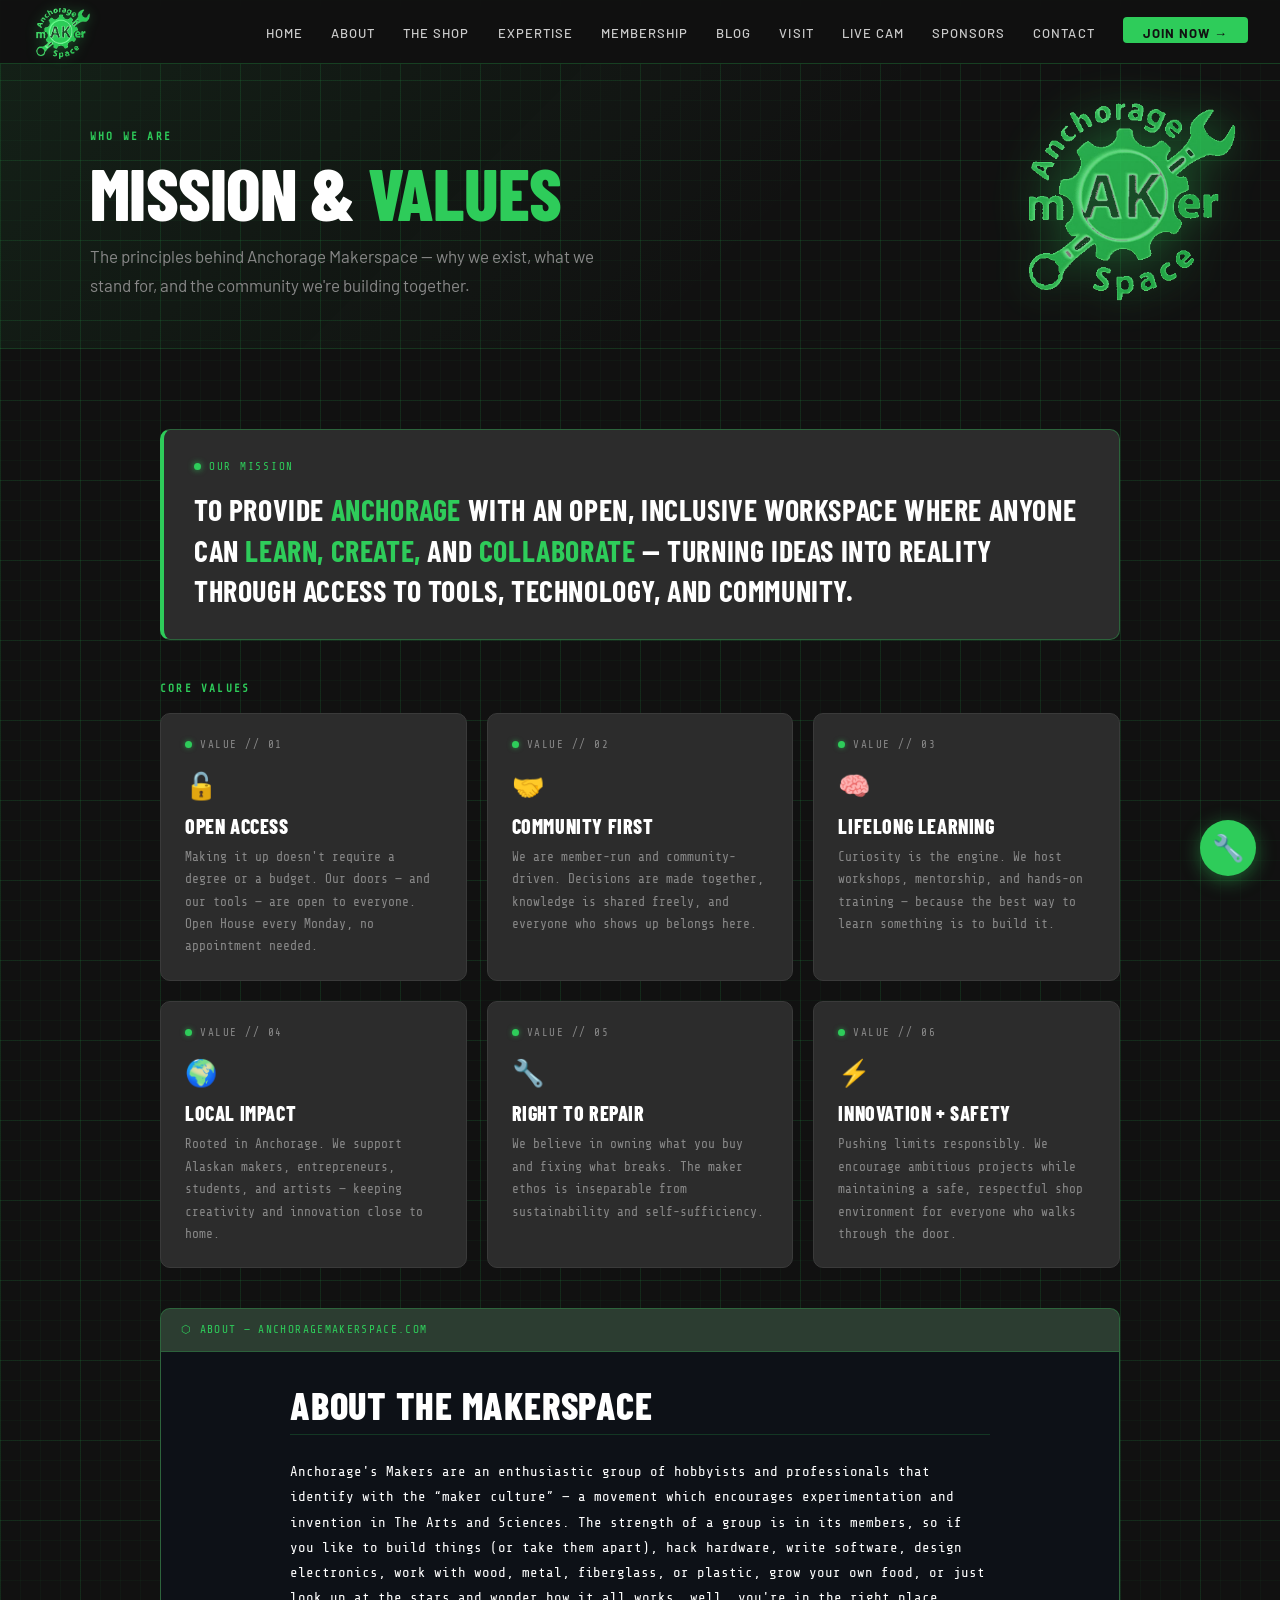
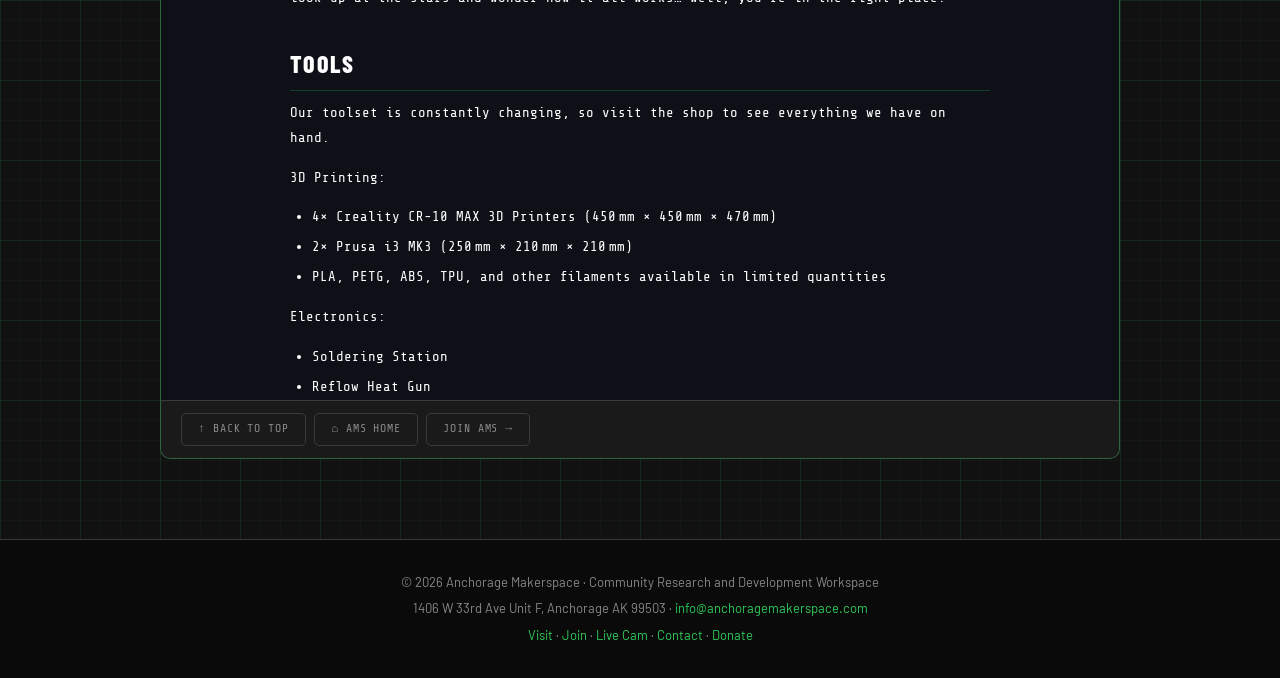
<file: mission.html>
<!DOCTYPE html>
<html lang="en">
<head>
  <meta charset="UTF-8">
  <meta name="viewport" content="width=device-width, initial-scale=1">
  <title>Mission & Values — Anchorage Makerspace</title>
  <link rel="stylesheet" href="assets/style.css">
  <style>

    /* ── Value cards ── */
    .value-grid {
      display: grid;
      grid-template-columns: repeat(auto-fit, minmax(260px, 1fr));
      gap: 1.25rem;
      margin-bottom: 2.5rem;
    }

    .value-card {
      background: var(--mid);
      border: 1px solid var(--steel);
      border-radius: 10px;
      padding: 22px 24px;
      transition: border-color 0.2s, transform 0.2s;
    }

    .value-card:hover {
      border-color: var(--green);
      transform: translateY(-3px);
    }

    .value-card-label {
      font-size: 0.68rem;
      font-family: 'Share Tech Mono', monospace;
      text-transform: uppercase;
      letter-spacing: 0.14em;
      color: var(--muted);
      margin-bottom: 10px;
      display: flex;
      align-items: center;
      gap: 8px;
    }

    .value-dot {
      width: 7px; height: 7px; border-radius: 50%;
      background: var(--green);
      box-shadow: 0 0 5px rgba(46,204,90,0.6);
      flex-shrink: 0;
    }

    .value-icon { font-size: 26px; margin-bottom: 0.6rem; display: block; }

    .value-title {
      font-family: 'Barlow Condensed', sans-serif;
      font-size: 1.25rem; font-weight: 800;
      text-transform: uppercase; letter-spacing: 0.03em;
      margin-bottom: 8px; line-height: 1.15;
      color: var(--white);
    }

    .value-desc {
      font-family: 'Share Tech Mono', monospace;
      font-size: 0.80rem; line-height: 1.75;
      color: var(--muted);
    }

    /* ── Mission statement block ── */
    .mission-block {
      background: var(--mid);
      border: 1px solid rgba(46,204,90,0.35);
      border-left: 4px solid var(--green);
      border-radius: 10px;
      padding: 28px 30px;
      margin-bottom: 2.5rem;
    }

    .mission-block-label {
      font-family: 'Share Tech Mono', monospace;
      font-size: 0.68rem; text-transform: uppercase;
      letter-spacing: 0.16em; color: var(--green);
      margin-bottom: 14px;
      display: flex; align-items: center; gap: 8px;
    }

    .mission-block-label::before {
      content: '';
      width: 7px; height: 7px; border-radius: 50%;
      background: var(--green);
      box-shadow: 0 0 6px rgba(46,204,90,0.8);
      animation: blink 1.4s infinite;
      flex-shrink: 0;
    }

    @keyframes blink { 0%,100%{opacity:1} 50%{opacity:0.15} }

    .mission-text {
      font-family: 'Barlow Condensed', sans-serif;
      font-size: clamp(22px, 3vw, 30px);
      font-weight: 700; line-height: 1.35;
      color: var(--white);
      text-transform: uppercase; letter-spacing: 0.02em;
    }

    .mission-text em { color: var(--green); font-style: normal; }

    /* ── About iframe panel (mirrors blog article panel) ── */
    #about-panel {
      margin-top: 2.5rem;
      background: var(--mid);
      border: 1px solid rgba(46,204,90,0.35);
      border-radius: 10px;
      overflow: hidden;
    }

    .about-panel-header {
      display: flex; align-items: center;
      justify-content: space-between;
      padding: 0.75rem 1.25rem;
      background: rgba(46,204,90,0.10);
      border-bottom: 1px solid rgba(46,204,90,0.25);
    }

    .about-panel-title {
      font-family: 'Share Tech Mono', monospace;
      font-size: 0.70rem; letter-spacing: 0.12em;
      text-transform: uppercase; color: var(--green);
    }

    #about-frame {
      width: 100%; height: 72vh;
      border: none; display: block;
      background: #fff;
    }

    .about-panel-nav {
      display: flex; align-items: center; gap: 8px;
      flex-wrap: wrap;
      padding: 0.75rem 1.25rem;
      border-top: 1px solid var(--steel);
      background: var(--charcoal);
    }

    .panel-nav-link {
      font-family: 'Share Tech Mono', monospace;
      font-size: 0.72rem; color: var(--muted);
      text-decoration: none; letter-spacing: 0.08em;
      text-transform: uppercase;
      padding: 6px 16px;
      border: 1px solid var(--steel);
      border-radius: 5px;
      transition: color 0.2s, border-color 0.2s, background 0.2s;
    }

    .panel-nav-link:hover {
      color: var(--green);
      border-color: var(--green);
      background: rgba(46,204,90,0.08);
    }

    .mission-inner { max-width: 960px; margin: 0 auto; }
  </style>
</head>
<body id="top">

<nav>
  <a href="index.html" class="nav-logo">
    <img src="assets/AMS-Green-Logo.png" alt="Anchorage Makerspace Logo"
      style="height:58px; width:auto; filter: drop-shadow(0 0 6px rgba(46,204,90,0.4));">
  </a>
  <ul class="nav-links" id="nav-list">
    <li><a href="index.html">Home</a></li>
    <li><a href="shop.html">The Shop</a></li>
    <li><a href="expertise.html">Expertise</a></li>
    <li><a href="membership.html">Membership</a></li>
    <li><a href="blog.html">Blog</a></li>
    <li><a href="visit.html">Visit</a></li>
    <li><a href="livestream.html">Live Cam</a></li>
    <li><a href="sponsors.html">Sponsors</a></li>
    <li><a href="contact-member.html">Contact</a></li>
    <li><a href="membership.html" class="nav-cta">Join Now →</a></li>
  </ul>
  <button class="nav-hamburger" id="nav-burger" aria-label="Menu">
    <span></span><span></span><span></span>
  </button>
</nav>

<div class="page-content">

  <!-- Page Hero — mirrors blog.html -->
  <div class="page-hero" style="position:relative;">
    <div class="page-hero-inner">
      <img src="assets/AMS-Green-Logo.png" alt="Anchorage Makerspace"
        style="position:absolute; top:1.25rem; right:2rem;
               height:225px; width:auto; opacity:0.82;
               filter:drop-shadow(0 0 20px rgba(46,204,90,0.50));
               pointer-events:none; z-index:1;">
      <div class="section-label">Who We Are</div>
      <h1>Mission &amp; <em>Values</em></h1>
      <p>The principles behind Anchorage Makerspace — why we exist, what we stand for, and the community we're building together.</p>
    </div>
  </div>

  <!-- Mission + Values -->
  <section>
    <div class="mission-inner">

      <!-- Mission statement -->
      <div class="mission-block">
        <div class="mission-block-label">Our Mission</div>
        <div class="mission-text">
          To provide <em>Anchorage</em> with an open, inclusive workspace where anyone can <em>learn, create,</em> and <em>collaborate</em> — turning ideas into reality through access to tools, technology, and community.
        </div>
      </div>

      <!-- Core Values -->
      <div class="section-label" style="margin-bottom:1rem;">Core Values</div>

      <div class="value-grid">

        <div class="value-card">
          <div class="value-card-label"><span class="value-dot"></span>Value // 01</div>
          <span class="value-icon">🔓</span>
          <div class="value-title">Open Access</div>
          <div class="value-desc">Making it up doesn't require a degree or a budget. Our doors — and our tools — are open to everyone. Open House every Monday, no appointment needed.</div>
        </div>

        <div class="value-card">
          <div class="value-card-label"><span class="value-dot"></span>Value // 02</div>
          <span class="value-icon">🤝</span>
          <div class="value-title">Community First</div>
          <div class="value-desc">We are member-run and community-driven. Decisions are made together, knowledge is shared freely, and everyone who shows up belongs here.</div>
        </div>

        <div class="value-card">
          <div class="value-card-label"><span class="value-dot"></span>Value // 03</div>
          <span class="value-icon">🧠</span>
          <div class="value-title">Lifelong Learning</div>
          <div class="value-desc">Curiosity is the engine. We host workshops, mentorship, and hands-on training — because the best way to learn something is to build it.</div>
        </div>

        <div class="value-card">
          <div class="value-card-label"><span class="value-dot"></span>Value // 04</div>
          <span class="value-icon">🌍</span>
          <div class="value-title">Local Impact</div>
          <div class="value-desc">Rooted in Anchorage. We support Alaskan makers, entrepreneurs, students, and artists — keeping creativity and innovation close to home.</div>
        </div>

        <div class="value-card">
          <div class="value-card-label"><span class="value-dot"></span>Value // 05</div>
          <span class="value-icon">🔧</span>
          <div class="value-title">Right to Repair</div>
          <div class="value-desc">We believe in owning what you buy and fixing what breaks. The maker ethos is inseparable from sustainability and self-sufficiency.</div>
        </div>

        <div class="value-card">
          <div class="value-card-label"><span class="value-dot"></span>Value // 06</div>
          <span class="value-icon">⚡</span>
          <div class="value-title">Innovation + Safety</div>
          <div class="value-desc">Pushing limits responsibly. We encourage ambitious projects while maintaining a safe, respectful shop environment for everyone who walks through the door.</div>
        </div>

      </div>

      <!-- About content panel — content sourced directly from AMS website -->
      <div id="about-panel">
        <div class="about-panel-header">
          <span class="about-panel-title">⬡ About — anchoragemakerspace.com</span>
        </div>
        <iframe id="about-frame"
          title="About Anchorage Makerspace"
          srcdoc="<!DOCTYPE html>
<html lang='en'>
<head>
<meta charset='UTF-8'>
<meta name='viewport' content='width=device-width,initial-scale=1'>
<style>
  @import url('https://fonts.googleapis.com/css2?family=Barlow+Condensed:wght@700;800&family=Share+Tech+Mono&display=swap');
  *, *::before, *::after { box-sizing: border-box; margin: 0; padding: 0; }
  body {
    background: #0d1117;
    color: #c9d1d9;
    font-family: 'Share Tech Mono', monospace;
    font-size: 14px;
    line-height: 1.8;
    padding: 2rem 2.5rem 3rem;
    max-width: 780px;
    margin: 0 auto;
  }
  h1 {
    font-family: 'Barlow Condensed', sans-serif;
    font-size: 2.4rem; font-weight: 800;
    text-transform: uppercase; letter-spacing: 0.02em;
    color: #ffffff; margin-bottom: 0.4rem; line-height: 1.1;
  }
  h2 {
    font-family: 'Barlow Condensed', sans-serif;
    font-size: 1.5rem; font-weight: 800;
    text-transform: uppercase; letter-spacing: 0.06em;
    color: #ffffff; margin: 2rem 0 0.6rem;
    padding-bottom: 4px;
    border-bottom: 1px solid rgba(46,204,90,0.25);
  }
  h3 {
    font-family: 'Barlow Condensed', sans-serif;
    font-size: 1.15rem; font-weight: 700;
    text-transform: uppercase; letter-spacing: 0.08em;
    color: #ffffff; margin: 1.4rem 0 0.4rem;
  }
  p { margin-bottom: 0.9rem; color: #ffffff; }
  strong { color: #ffffff; }
  ul, ol { padding-left: 1.4rem; margin-bottom: 0.9rem; }
  li { margin-bottom: 0.3rem; color: #ffffff; }
  a { color: #2ecc5a; text-decoration: none; }
  a:hover { text-decoration: underline; }
  hr {
    border: none;
    border-top: 1px solid rgba(46,204,90,0.2);
    margin: 0.5rem 0 1.5rem;
  }
  .section-rule { height:1px; background:rgba(46,204,90,0.15); margin:2rem 0; }
</style>
</head>
<body>

<h1>About the Makerspace</h1>
<hr/>

<p>Anchorage's Makers are an enthusiastic group of hobbyists and professionals that identify with the &ldquo;maker culture&rdquo; — a movement which encourages experimentation and invention in The Arts and Sciences. The strength of a group is in its members, so if you like to build things (or take them apart), hack hardware, write software, design electronics, work with wood, metal, fiberglass, or plastic, grow your own food, or just look up at the stars and wonder how it all works&hellip; well, you're in the right place.</p>

<h2>Tools</h2>
<p>Our toolset is constantly changing, so visit the shop to see everything we have on hand.</p>

<p>3D Printing:</p>
<ul>
  <li>4&times; Creality CR-10 MAX 3D Printers (450&thinsp;mm &times; 450&thinsp;mm &times; 470&thinsp;mm)</li>
  <li>2&times; Prusa i3 MK3 (250&thinsp;mm &times; 210&thinsp;mm &times; 210&thinsp;mm)</li>
  <li>PLA, PETG, ABS, TPU, and other filaments available in limited quantities</li>
</ul>

<p>Electronics:</p>
<ul>
  <li>Soldering Station</li>
  <li>Reflow Heat Gun</li>
  <li>Oscilloscope</li>
  <li>Electronics Supplies</li>
</ul>

<p>CNC Machines:</p>
<ul>
  <li>100W laser cutter with a 4&prime;&times;3&prime; bed</li>
  <li>7&prime;&times;14&prime; MultiCam CNC</li>
  <li>Shapeoko 2 open-source CNC mill (12&Prime;&times;12&Prime;&times;3&Prime; workspace)</li>
</ul>

<p>Woodworking:</p>
<ul>
  <li>Table Saw</li><li>Drill Presses</li><li>Bandsaw (Wood)</li>
  <li>Router Tables &times;2</li><li>Miter Saw</li><li>Circular Saw</li>
  <li>Planer</li><li>Band Saw</li><li>Biscuit Cutter</li>
  <li>Hand Tools</li><li>4&prime; Belt Sander</li>
</ul>

<p>Metalworking:</p>
<ul><li>Welder</li><li>Bandsaw (Metal)</li></ul>

<p>Automotive:</p>
<ul>
  <li>Floor Jack and Stands</li>
  <li>Battery Charger</li>
  <li>Automotive Wrench Set</li>
</ul>

<p>Crafts:</p>
<ul>
  <li>Gerber Vinyl Cutter</li>
  <li>Laser Engraver</li>
  <li>Hot glue, hand tools, craft supplies</li>
</ul>

<p>Computing:</p>
<ul>
  <li>Workstations with design software</li>
  <li>Robust server for hosting and development</li>
</ul>

<div class='section-rule'></div>
<h2>Mission Statement &amp; Values</h2>

<h3>Mission Statement</h3>
<p>Our mission is to create a cooperative community workshop in Anchorage, Alaska. The Makerspace is available and accessible as a community resource, offering a social space for makers, inventors, artists, entrepreneurs, learners, and dreamers to pool their skills, knowledge and resources for the good of the community.</p>

<h3>Our Values</h3>
<p><strong>We&rsquo;re an inclusive community</strong> &mdash; We foster a safe, inclusive, respectful, family-friendly space that engages the diverse community of makers without regard to background, style, or perspective.</p>
<p><strong>We&rsquo;re an educational organization</strong> &mdash; We inspire thirst for learning, discovery and self-improvement by teaching people how to use tools, explore their environment, and bring creations to life; special priority is given to empowering the next generation of makers through communal development of vision, technical skills, and creative wonder.</p>
<p><strong>We encourage creativity</strong> &mdash; In order to ensure that creativity and self-expression thrive, we respect each and every member, value their unique contribution to the space and celebrate our diverse capacities. We welcome any form of creative expression which does not compromise the inclusive, emotionally and physically safe nature of our community.</p>
<p><strong>We enhance the quality of life in our local community</strong> &mdash; While many people enjoy spending their leisure time making, fixing or creating things, AMS does more than provide community access to tools, expertise and workspace; we also serve our community by working to provide training, workshops, events and activities for the general public, hosting community groups, and lending our capacities to complementary organizations throughout Alaska.</p>
<p><strong>We support local innovation</strong> &mdash; We encourage entrepreneurship by: attracting, developing and supporting a large community of smart, creative and experienced people with many different skills; giving them access to a workspace with sophisticated tools; and connecting these makers with the local business community.</p>
<p><strong>We&rsquo;re nonprofit and run by volunteers</strong> &mdash; The Makerspace is only as good as its members make it. We seek out dedicated members who will devote their time, resources and expertise towards sustainably fulfilling our mission for the good of current and future generations of makers.</p>

<div class='section-rule'></div>
<h2>Board and Founders</h2>
<p>Proudly serving on the AMS Board of Directors:</p>
<ol>
  <li>Andreas Tziolas (President)</li>
  <li>Diamond Redmond (Treasurer)</li>
  <li>Rikeem Williams</li>
  <li>Steven Fett (Chief Technology Officer)</li>
  <li>Corny Eastman</li>
  <li>Bob Koontz</li>
</ol>

<p>The Founders of the AMS:</p>
<ol>
  <li>Dale Rooney</li><li>Andreas Tziolas</li><li>Henry Lee</li>
  <li>Jeff Blum</li><li>Steven Fett</li><li>Melanie Hedman</li>
  <li>Garrett Perkins</li><li>Alan Sneegas</li><li>Katie Lee</li>
  <li>Cornelius J. Eastman</li><li>Leon Jaimes</li><li>Terry H. LaGrone</li>
  <li>Nick Wallette</li><li>Andrew Dahlin</li><li>John Randall</li>
  <li>Diamond Redmond</li><li>Dane Ketner</li><li>Duncan Meyers</li>
  <li>Dustin Mendoza</li><li>Robert Eachus</li><li>Lance Ahern</li>
  <li>Chuck Colht</li>
</ol>

</body></html>">
        </iframe>
        <div class="about-panel-nav">
          <a class="panel-nav-link" href="#top">↑ Back to Top</a>
          <a class="panel-nav-link" href="index.html">⌂ AMS Home</a>
          <a class="panel-nav-link" href="membership.html">Join AMS →</a>

        </div>
      </div>

    </div>
  </section>

</div>

<footer>
  <p>© 2026 Anchorage Makerspace · Community Research and Development Workspace</p>
  <p style="margin-top:6px;">1406 W 33rd Ave Unit F, Anchorage AK 99503 ·
    <a href="mailto:info@anchoragemakerspace.com">info@anchoragemakerspace.com</a></p>
  <p style="margin-top:6px;">
    <a href="visit.html">Visit</a> ·
    <a href="membership.html">Join</a> ·
    <a href="livestream.html">Live Cam</a> ·
    <a href="contact-member.html">Contact</a> ·
    <a href="https://www.anchoragemakerspace.com/donate/">Donate</a>
  </p>
</footer>

<script src="assets/nav.js"></script>
<script src="assets/chatbot.js"></script>
</body>
</html>
</file>
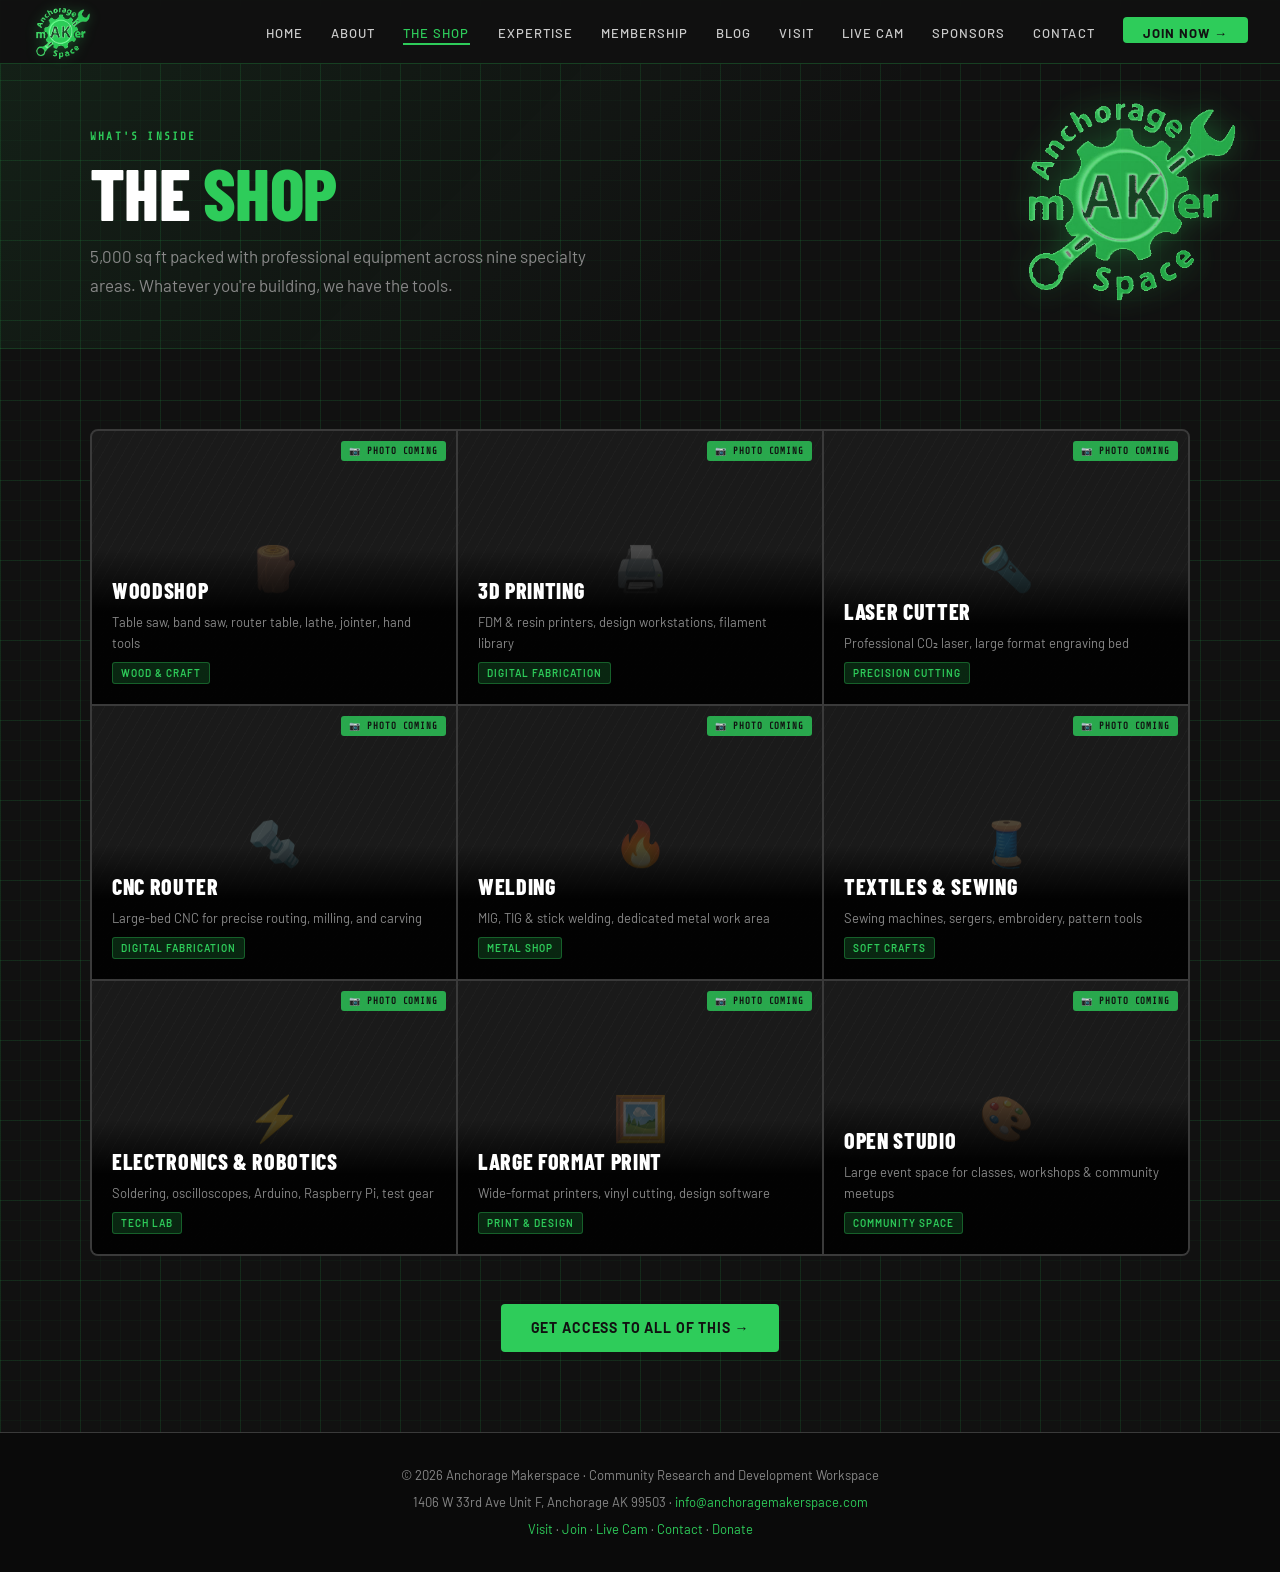
<file: shop.html>
<!DOCTYPE html>
<html lang="en">
<head>
  <meta charset="UTF-8">
  <meta name="viewport" content="width=device-width, initial-scale=1">
  <title>The Shop — Anchorage Makerspace</title>
  <link rel="stylesheet" href="assets/style.css">
  <style>
    .shop-grid {
      display: grid;
      grid-template-columns: repeat(auto-fit, minmax(300px, 1fr));
      gap: 2px;
      background: var(--steel);
      border: 2px solid var(--steel);
      border-radius: 8px; overflow: hidden;
    }

    .shop-card {
      background: var(--mid);
      aspect-ratio: 4/3;
      display: flex; flex-direction: column; justify-content: flex-end;
      position: relative; overflow: hidden;
      transition: transform 0.3s;
    }

    .shop-card:hover { transform: scale(1.02); z-index: 2; }

    .shop-card-bg {
      position: absolute; inset: 0;
      display: flex; flex-direction: column;
      align-items: center; justify-content: center; gap: 10px;
      background: var(--charcoal);
    }

    .shop-card-bg::after {
      content: '';
      position: absolute; inset: 0;
      background: repeating-linear-gradient(
        -60deg, transparent, transparent 8px,
        rgba(255,255,255,0.018) 8px, rgba(255,255,255,0.018) 9px
      );
    }

    .shop-icon { font-size: 44px; opacity: 0.22; }

    .photo-tag {
      position: absolute; top: 10px; right: 10px;
      background: rgba(46,204,90,0.80);
      font-size: 9px; letter-spacing: 0.1em; text-transform: uppercase;
      font-weight: 700; color: var(--black);
      padding: 3px 8px; border-radius: 3px;
      font-family: 'Share Tech Mono', monospace;
    }

    .shop-card-info {
      position: relative; z-index: 2;
      background: linear-gradient(transparent, rgba(0,0,0,0.92) 40%);
      padding: 1.5rem 1.25rem 1.25rem;
    }

    .shop-card-title {
      font-family: 'Barlow Condensed', sans-serif;
      font-size: 22px; font-weight: 800;
      text-transform: uppercase; letter-spacing: 0.03em;
    }

    .shop-card-desc { font-size: 13px; color: var(--muted); margin-top: 4px; }

    .shop-card-tag {
      display: inline-block; margin-top: 8px;
      background: rgba(46,204,90,0.18);
      border: 1px solid rgba(46,204,90,0.35);
      color: var(--green); font-size: 10px;
      letter-spacing: 0.1em; text-transform: uppercase;
      font-weight: 600; padding: 2px 8px; border-radius: 3px;
    }
  </style>
</head>
<body>

<nav>
  <a href="index.html" class="nav-logo">
    <img src="assets/AMS-Green-Logo.png" alt="Anchorage Makerspace Logo"
      style="height:58px; width:auto; filter: drop-shadow(0 0 6px rgba(46,204,90,0.4));">
  </a>
  <ul class="nav-links" id="nav-list">
    <li><a href="index.html">Home</a></li>
    <li><a href="shop.html">The Shop</a></li>
    <li><a href="expertise.html">Expertise</a></li>
    <li><a href="membership.html">Membership</a></li>
    <li><a href="blog.html">Blog</a></li>
    <li><a href="visit.html">Visit</a></li>
    <li><a href="livestream.html">Live Cam</a></li>
    <li><a href="sponsors.html">Sponsors</a></li>
    <li><a href="contact-member.html">Contact</a></li>
    <li><a href="membership.html" class="nav-cta">Join Now →</a></li>
  </ul>
  <button class="nav-hamburger" id="nav-burger" aria-label="Menu">
    <span></span><span></span><span></span>
  </button>
</nav>

<div class="page-content">

  <div class="page-hero" style="position:relative;">
    <div class="page-hero-inner">
      <img src="assets/AMS-Green-Logo.png" alt="Anchorage Makerspace" style="position:absolute; top:1.25rem; right:2rem; height:225px; width:auto; opacity:0.82; filter:drop-shadow(0 0 14px rgba(46,204,90,0.45)); pointer-events:none; z-index:1;">
      <div class="section-label">What's Inside</div>
      <h1>The <em>Shop</em></h1>
      <p>5,000 sq ft packed with professional equipment across nine specialty areas. Whatever you're building, we have the tools.</p>
    </div>
  </div>

  <section>
    <div class="section-inner">
      <div class="shop-grid">

        <div class="shop-card">
          <div class="shop-card-bg"><span class="shop-icon">🪵</span></div>
          <span class="photo-tag">📷 Photo Coming</span>
          <div class="shop-card-info">
            <div class="shop-card-title">Woodshop</div>
            <div class="shop-card-desc">Table saw, band saw, router table, lathe, jointer, hand tools</div>
            <span class="shop-card-tag">Wood & Craft</span>
          </div>
        </div>

        <div class="shop-card">
          <div class="shop-card-bg"><span class="shop-icon">🖨️</span></div>
          <span class="photo-tag">📷 Photo Coming</span>
          <div class="shop-card-info">
            <div class="shop-card-title">3D Printing</div>
            <div class="shop-card-desc">FDM & resin printers, design workstations, filament library</div>
            <span class="shop-card-tag">Digital Fabrication</span>
          </div>
        </div>

        <div class="shop-card">
          <div class="shop-card-bg"><span class="shop-icon">🔦</span></div>
          <span class="photo-tag">📷 Photo Coming</span>
          <div class="shop-card-info">
            <div class="shop-card-title">Laser Cutter</div>
            <div class="shop-card-desc">Professional CO₂ laser, large format engraving bed</div>
            <span class="shop-card-tag">Precision Cutting</span>
          </div>
        </div>

        <div class="shop-card">
          <div class="shop-card-bg"><span class="shop-icon">🔩</span></div>
          <span class="photo-tag">📷 Photo Coming</span>
          <div class="shop-card-info">
            <div class="shop-card-title">CNC Router</div>
            <div class="shop-card-desc">Large-bed CNC for precise routing, milling, and carving</div>
            <span class="shop-card-tag">Digital Fabrication</span>
          </div>
        </div>

        <div class="shop-card">
          <div class="shop-card-bg"><span class="shop-icon">🔥</span></div>
          <span class="photo-tag">📷 Photo Coming</span>
          <div class="shop-card-info">
            <div class="shop-card-title">Welding</div>
            <div class="shop-card-desc">MIG, TIG & stick welding, dedicated metal work area</div>
            <span class="shop-card-tag">Metal Shop</span>
          </div>
        </div>

        <div class="shop-card">
          <div class="shop-card-bg"><span class="shop-icon">🧵</span></div>
          <span class="photo-tag">📷 Photo Coming</span>
          <div class="shop-card-info">
            <div class="shop-card-title">Textiles & Sewing</div>
            <div class="shop-card-desc">Sewing machines, sergers, embroidery, pattern tools</div>
            <span class="shop-card-tag">Soft Crafts</span>
          </div>
        </div>

        <div class="shop-card">
          <div class="shop-card-bg"><span class="shop-icon">⚡</span></div>
          <span class="photo-tag">📷 Photo Coming</span>
          <div class="shop-card-info">
            <div class="shop-card-title">Electronics & Robotics</div>
            <div class="shop-card-desc">Soldering, oscilloscopes, Arduino, Raspberry Pi, test gear</div>
            <span class="shop-card-tag">Tech Lab</span>
          </div>
        </div>

        <div class="shop-card">
          <div class="shop-card-bg"><span class="shop-icon">🖼️</span></div>
          <span class="photo-tag">📷 Photo Coming</span>
          <div class="shop-card-info">
            <div class="shop-card-title">Large Format Print</div>
            <div class="shop-card-desc">Wide-format printers, vinyl cutting, design software</div>
            <span class="shop-card-tag">Print & Design</span>
          </div>
        </div>

        <div class="shop-card">
          <div class="shop-card-bg"><span class="shop-icon">🎨</span></div>
          <span class="photo-tag">📷 Photo Coming</span>
          <div class="shop-card-info">
            <div class="shop-card-title">Open Studio</div>
            <div class="shop-card-desc">Large event space for classes, workshops & community meetups</div>
            <span class="shop-card-tag">Community Space</span>
          </div>
        </div>

      </div>

      <div style="margin-top:3rem; text-align:center;">
        <a href="membership.html" class="btn-primary">Get Access to All of This →</a>
      </div>
    </div>
  </section>

</div>

<footer>
  <p>© 2026 Anchorage Makerspace · Community Research and Development Workspace</p>
  <p style="margin-top:6px;">1406 W 33rd Ave Unit F, Anchorage AK 99503 · <a href="mailto:info@anchoragemakerspace.com">info@anchoragemakerspace.com</a></p>
  <p style="margin-top:6px;">
    <a href="visit.html">Visit</a> · <a href="membership.html">Join</a> · <a href="livestream.html">Live Cam</a> · <a href="contact-member.html">Contact</a> · <a href="https://www.anchoragemakerspace.com/donate/">Donate</a>
  </p>
</footer>

<script src="assets/nav.js"></script>
</body>
</html>
</file>
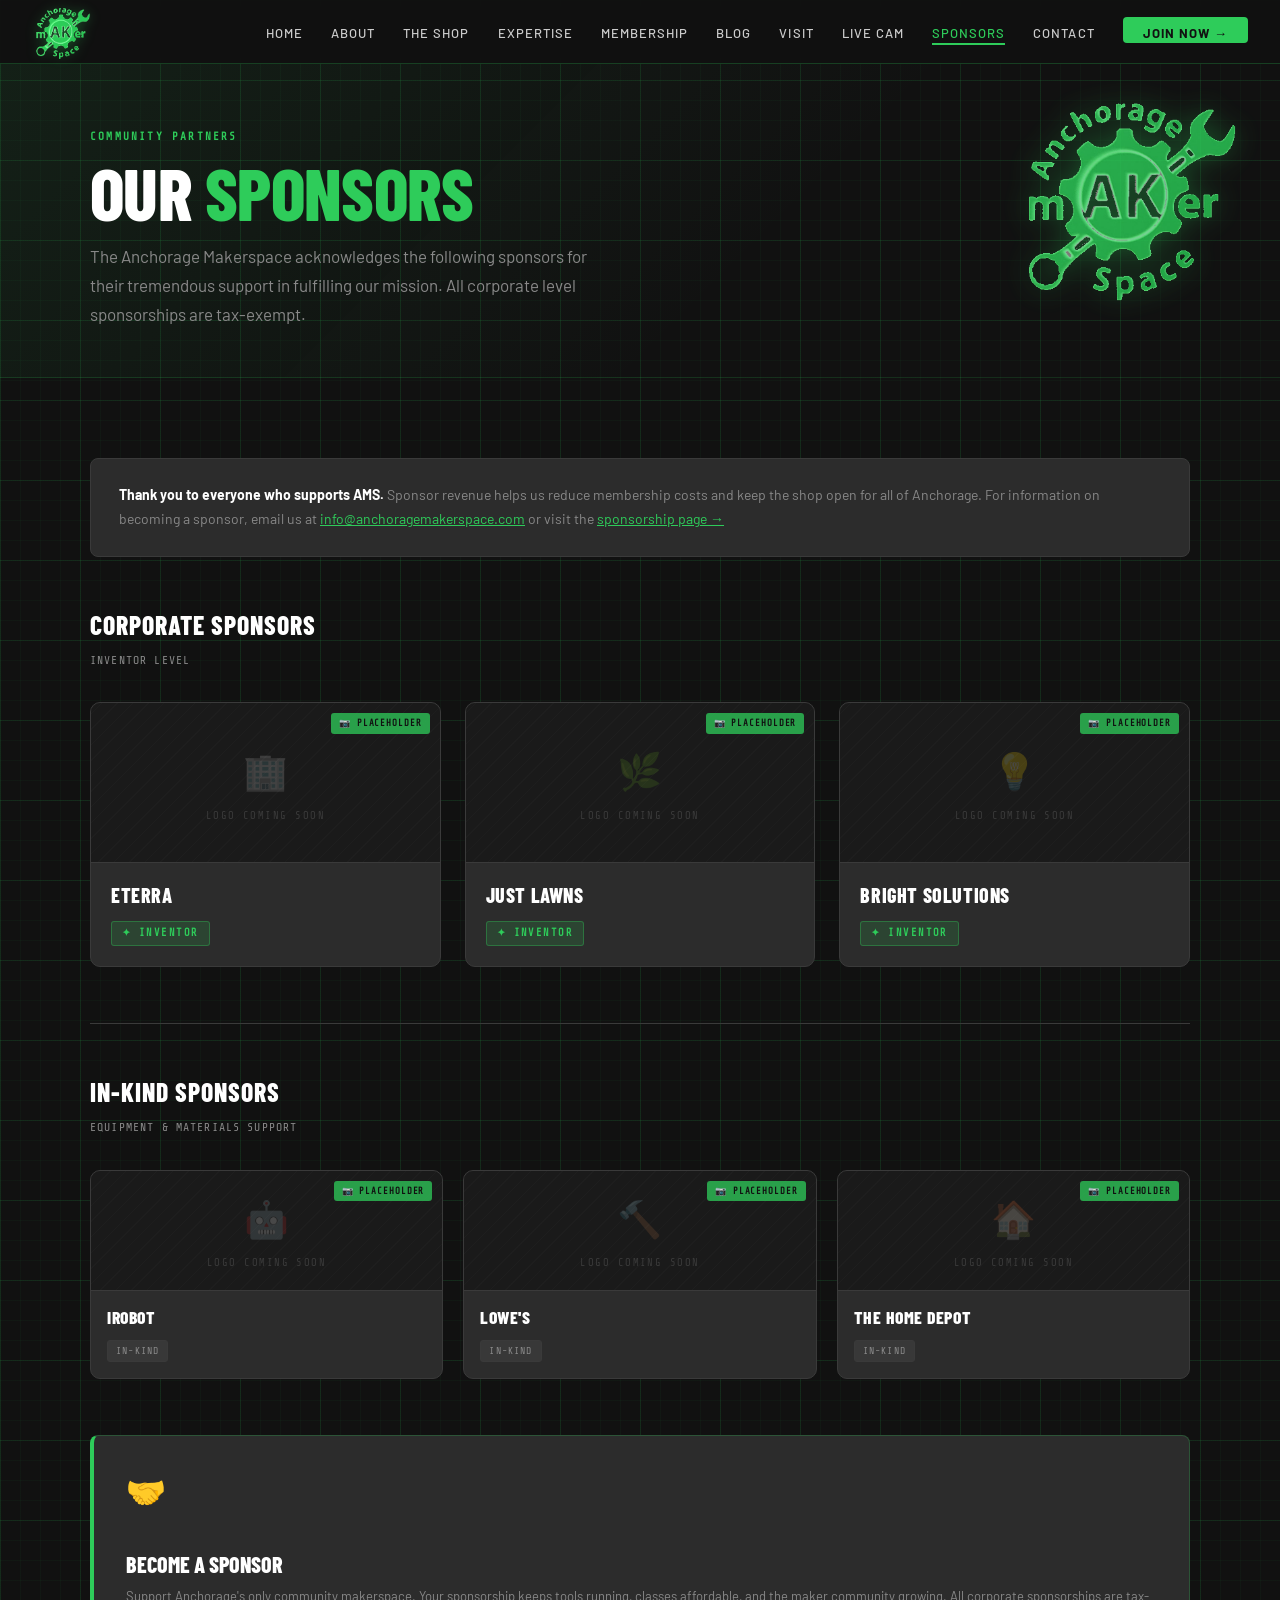
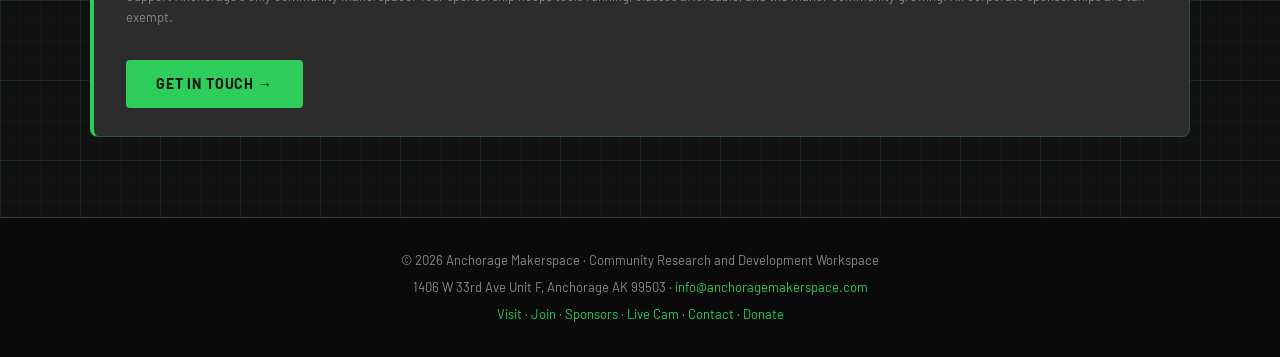
<file: sponsors.html>
<!DOCTYPE html>
<html lang="en">
<head>
  <meta charset="UTF-8">
  <meta name="viewport" content="width=device-width, initial-scale=1">
  <title>Sponsors — Anchorage Makerspace</title>
  <link rel="stylesheet" href="assets/style.css">
  <style>
    /* ── Section headers ── */
    .sponsor-section-title {
      font-family: 'Barlow Condensed', sans-serif;
      font-size: 1.6rem; font-weight: 800;
      text-transform: uppercase; letter-spacing: 0.04em;
      margin-bottom: 0.4rem;
    }

    .sponsor-section-sub {
      font-family: 'Share Tech Mono', monospace;
      font-size: 0.72rem; color: var(--muted);
      letter-spacing: 0.1em; text-transform: uppercase;
      margin-bottom: 2rem;
    }

    /* ── Corporate sponsor grid ── */
    .sponsor-grid {
      display: grid;
      grid-template-columns: repeat(auto-fit, minmax(260px, 1fr));
      gap: 1.5rem;
      margin-bottom: 3.5rem;
    }

    .sponsor-card {
      background: var(--mid);
      border: 1px solid var(--steel);
      border-radius: 10px;
      overflow: hidden;
      transition: border-color 0.2s, transform 0.2s;
      display: flex; flex-direction: column;
    }

    .sponsor-card:hover {
      border-color: var(--green);
      transform: translateY(-3px);
    }

    /* Logo placeholder area */
    .sponsor-logo-wrap {
      background: var(--charcoal);
      border-bottom: 1px solid var(--steel);
      height: 160px;
      display: flex; flex-direction: column;
      align-items: center; justify-content: center;
      gap: 10px; position: relative; overflow: hidden;
    }

    .sponsor-logo-wrap::before {
      content: '';
      position: absolute; inset: 0;
      background: repeating-linear-gradient(
        -45deg, transparent, transparent 10px,
        rgba(255,255,255,0.015) 10px, rgba(255,255,255,0.015) 11px
      );
    }

    /* When a real logo img is placed inside, hide the placeholder text */
    .sponsor-logo-wrap img {
      max-width: 80%; max-height: 120px;
      object-fit: contain; position: relative; z-index: 1;
    }

    .logo-ph-icon { font-size: 36px; opacity: 0.2; position: relative; z-index: 1; }

    .logo-ph-label {
      font-family: 'Share Tech Mono', monospace;
      font-size: 0.65rem; letter-spacing: 0.14em;
      text-transform: uppercase; color: var(--steel);
      position: relative; z-index: 1;
    }

    .photo-tag {
      position: absolute; top: 10px; right: 10px; z-index: 2;
      background: rgba(46,204,90,0.75);
      font-size: 9px; letter-spacing: 0.1em; text-transform: uppercase;
      font-weight: 700; color: var(--black);
      padding: 3px 8px; border-radius: 3px;
      font-family: 'Share Tech Mono', monospace;
    }

    /* Card info footer */
    .sponsor-card-info {
      padding: 1rem 1.25rem 1.25rem;
      flex: 1; display: flex; flex-direction: column; justify-content: space-between;
    }

    .sponsor-name {
      font-family: 'Barlow Condensed', sans-serif;
      font-size: 1.25rem; font-weight: 800;
      text-transform: uppercase; letter-spacing: 0.03em;
      margin-bottom: 4px;
    }

    .sponsor-tier-badge {
      display: inline-block;
      background: rgba(46,204,90,0.15);
      border: 1px solid rgba(46,204,90,0.35);
      color: var(--green);
      font-family: 'Share Tech Mono', monospace;
      font-size: 0.65rem; letter-spacing: 0.14em;
      text-transform: uppercase; font-weight: 700;
      padding: 3px 10px; border-radius: 3px;
      margin-top: 6px; align-self: flex-start;
    }

    /* ── In-kind grid (slightly smaller cards) ── */
    .inkind-grid {
      display: grid;
      grid-template-columns: repeat(auto-fit, minmax(200px, 1fr));
      gap: 1.25rem;
      margin-bottom: 3.5rem;
    }

    .inkind-card {
      background: var(--mid);
      border: 1px solid var(--steel);
      border-radius: 10px; overflow: hidden;
      transition: border-color 0.2s, transform 0.2s;
      display: flex; flex-direction: column;
    }

    .inkind-card:hover {
      border-color: var(--green);
      transform: translateY(-3px);
    }

    .inkind-logo-wrap {
      background: var(--charcoal);
      border-bottom: 1px solid var(--steel);
      height: 120px;
      display: flex; flex-direction: column;
      align-items: center; justify-content: center;
      gap: 8px; position: relative; overflow: hidden;
    }

    .inkind-logo-wrap::before {
      content: '';
      position: absolute; inset: 0;
      background: repeating-linear-gradient(
        -45deg, transparent, transparent 10px,
        rgba(255,255,255,0.015) 10px, rgba(255,255,255,0.015) 11px
      );
    }

    .inkind-logo-wrap img {
      max-width: 80%; max-height: 90px;
      object-fit: contain; position: relative; z-index: 1;
    }

    .inkind-card-info {
      padding: 0.75rem 1rem 1rem;
    }

    .inkind-name {
      font-family: 'Barlow Condensed', sans-serif;
      font-size: 1.1rem; font-weight: 800;
      text-transform: uppercase; letter-spacing: 0.03em;
      margin-bottom: 4px;
    }

    .inkind-badge {
      display: inline-block;
      background: rgba(255,255,255,0.06);
      border: 1px solid var(--steel);
      color: var(--muted);
      font-family: 'Share Tech Mono', monospace;
      font-size: 0.62rem; letter-spacing: 0.12em;
      text-transform: uppercase;
      padding: 2px 8px; border-radius: 3px;
      margin-top: 4px;
    }

    /* ── Divider ── */
    .sponsor-divider {
      border: none;
      border-top: 1px solid var(--steel);
      margin: 3rem 0;
    }

    /* ── CTA strip ── */
    .sponsor-cta {
      background: var(--mid);
      border: 1px solid rgba(46,204,90,0.25);
      border-left: 4px solid var(--green);
      border-radius: 8px;
      padding: 1.75rem 2rem;
      display: flex; align-items: center;
      gap: 2rem; flex-wrap: wrap;
      margin-top: 1rem;
    }

    .sponsor-cta-text h3 {
      font-family: 'Barlow Condensed', sans-serif;
      font-size: 22px; font-weight: 800; text-transform: uppercase;
    }

    .sponsor-cta-text p {
      font-size: 13px; color: var(--muted); margin-top: 4px; line-height: 1.6;
    }

    /* ── Intro note ── */
    .sponsor-intro {
      background: var(--mid);
      border: 1px solid var(--steel);
      border-radius: 8px;
      padding: 1.5rem 1.75rem;
      margin-bottom: 3rem;
      font-size: 14px; color: var(--muted); line-height: 1.75;
    }

    .sponsor-intro strong { color: var(--white); }
  </style>
</head>
<body>

<nav>
  <a href="index.html" class="nav-logo">
    <img src="assets/AMS-Green-Logo.png" alt="Anchorage Makerspace Logo"
      style="height:58px; width:auto; filter: drop-shadow(0 0 6px rgba(46,204,90,0.4));">
  </a>
  <ul class="nav-links" id="nav-list">
    <li><a href="index.html">Home</a></li>
    <li><a href="shop.html">The Shop</a></li>
    <li><a href="expertise.html">Expertise</a></li>
    <li><a href="membership.html">Membership</a></li>
    <li><a href="blog.html">Blog</a></li>
    <li><a href="visit.html">Visit</a></li>
    <li><a href="livestream.html">Live Cam</a></li>
    <li><a href="sponsors.html">Sponsors</a></li>
    <li><a href="contact-member.html">Contact</a></li>
    <li><a href="membership.html" class="nav-cta">Join Now →</a></li>
  </ul>
  <button class="nav-hamburger" id="nav-burger" aria-label="Menu">
    <span></span><span></span><span></span>
  </button>
</nav>

<div class="page-content">

  <div class="page-hero" style="position:relative;">
    <div class="page-hero-inner">
      <img src="assets/AMS-Green-Logo.png" alt="Anchorage Makerspace"
        style="position:absolute; top:1.25rem; right:2rem; height:225px; width:auto;
          opacity:0.82; filter:drop-shadow(0 0 14px rgba(46,204,90,0.45));
          pointer-events:none; z-index:1;">
      <div class="section-label">Community Partners</div>
      <h1>Our <em>Sponsors</em></h1>
      <p>The Anchorage Makerspace acknowledges the following sponsors for their tremendous support in fulfilling our mission. All corporate level sponsorships are tax-exempt.</p>
    </div>
  </div>

  <section>
    <div class="section-inner">

      <div class="sponsor-intro">
        <strong>Thank you to everyone who supports AMS.</strong> Sponsor revenue helps us reduce membership costs and keep the shop open for all of Anchorage.
        For information on becoming a sponsor, email us at
        <a href="mailto:info@anchoragemakerspace.com" style="color:var(--green);">info@anchoragemakerspace.com</a>
        or visit the <a href="contact-sponsor.html" style="color:var(--green);">sponsorship page →</a>
      </div>

      <!-- ── Corporate Sponsors ── -->
      <div class="sponsor-section-title">Corporate Sponsors</div>
      <div class="sponsor-section-sub">Inventor Level</div>

      <div class="sponsor-grid">

        <div class="sponsor-card">
          <div class="sponsor-logo-wrap">
            <!-- Replace the lines below with: <img src="assets/sponsors/eterra.jpg" alt="eTerra"> -->
            <span class="logo-ph-icon">🏢</span>
            <span class="logo-ph-label">Logo coming soon</span>
            <span class="photo-tag">📷 Placeholder</span>
          </div>
          <div class="sponsor-card-info">
            <div class="sponsor-name">eTerra</div>
            <span class="sponsor-tier-badge">✦ Inventor</span>
          </div>
        </div>

        <div class="sponsor-card">
          <div class="sponsor-logo-wrap">
            <!-- Replace with: <img src="assets/sponsors/justlawns.jpg" alt="Just Lawns"> -->
            <span class="logo-ph-icon">🌿</span>
            <span class="logo-ph-label">Logo coming soon</span>
            <span class="photo-tag">📷 Placeholder</span>
          </div>
          <div class="sponsor-card-info">
            <div class="sponsor-name">Just Lawns</div>
            <span class="sponsor-tier-badge">✦ Inventor</span>
          </div>
        </div>

        <div class="sponsor-card">
          <div class="sponsor-logo-wrap">
            <!-- Replace with: <img src="assets/sponsors/bright-solutions.jpg" alt="Bright Solutions"> -->
            <span class="logo-ph-icon">💡</span>
            <span class="logo-ph-label">Logo coming soon</span>
            <span class="photo-tag">📷 Placeholder</span>
          </div>
          <div class="sponsor-card-info">
            <div class="sponsor-name">Bright Solutions</div>
            <span class="sponsor-tier-badge">✦ Inventor</span>
          </div>
        </div>

      </div>

      <hr class="sponsor-divider">

      <!-- ── In-Kind Sponsors ── -->
      <div class="sponsor-section-title">In-Kind Sponsors</div>
      <div class="sponsor-section-sub">Equipment &amp; Materials Support</div>

      <div class="inkind-grid">

        <div class="inkind-card">
          <div class="inkind-logo-wrap">
            <!-- Replace with: <img src="assets/sponsors/irobot.jpg" alt="iRobot"> -->
            <span class="logo-ph-icon">🤖</span>
            <span class="logo-ph-label">Logo coming soon</span>
            <span class="photo-tag">📷 Placeholder</span>
          </div>
          <div class="inkind-card-info">
            <div class="inkind-name">iRobot</div>
            <span class="inkind-badge">In-Kind</span>
          </div>
        </div>

        <div class="inkind-card">
          <div class="inkind-logo-wrap">
            <!-- Replace with: <img src="assets/sponsors/lowes.jpg" alt="Lowe's"> -->
            <span class="logo-ph-icon">🔨</span>
            <span class="logo-ph-label">Logo coming soon</span>
            <span class="photo-tag">📷 Placeholder</span>
          </div>
          <div class="inkind-card-info">
            <div class="inkind-name">Lowe's</div>
            <span class="inkind-badge">In-Kind</span>
          </div>
        </div>

        <div class="inkind-card">
          <div class="inkind-logo-wrap">
            <!-- Replace with: <img src="assets/sponsors/homedepot.jpg" alt="The Home Depot"> -->
            <span class="logo-ph-icon">🏠</span>
            <span class="logo-ph-label">Logo coming soon</span>
            <span class="photo-tag">📷 Placeholder</span>
          </div>
          <div class="inkind-card-info">
            <div class="inkind-name">The Home Depot</div>
            <span class="inkind-badge">In-Kind</span>
          </div>
        </div>

      </div>

      <!-- ── CTA ── -->
      <div class="sponsor-cta">
        <div style="font-size:2rem;">🤝</div>
        <div class="sponsor-cta-text">
          <h3>Become a Sponsor</h3>
          <p>Support Anchorage's only community makerspace. Your sponsorship keeps tools running, classes affordable, and the maker community growing. All corporate sponsorships are tax-exempt.</p>
        </div>
        <a href="contact-sponsor.html" class="btn-primary">Get In Touch →</a>
      </div>

    </div>
  </section>

</div>

<footer>
  <p>© 2026 Anchorage Makerspace · Community Research and Development Workspace</p>
  <p style="margin-top:6px;">1406 W 33rd Ave Unit F, Anchorage AK 99503 · <a href="mailto:info@anchoragemakerspace.com">info@anchoragemakerspace.com</a></p>
  <p style="margin-top:6px;">
    <a href="visit.html">Visit</a> · <a href="membership.html">Join</a> · <a href="sponsors.html">Sponsors</a> · <a href="livestream.html">Live Cam</a> · <a href="contact-member.html">Contact</a> · <a href="https://www.anchoragemakerspace.com/donate/">Donate</a>
  </p>
</footer>

<script src="assets/nav.js"></script>
</body>
</html>
</file>
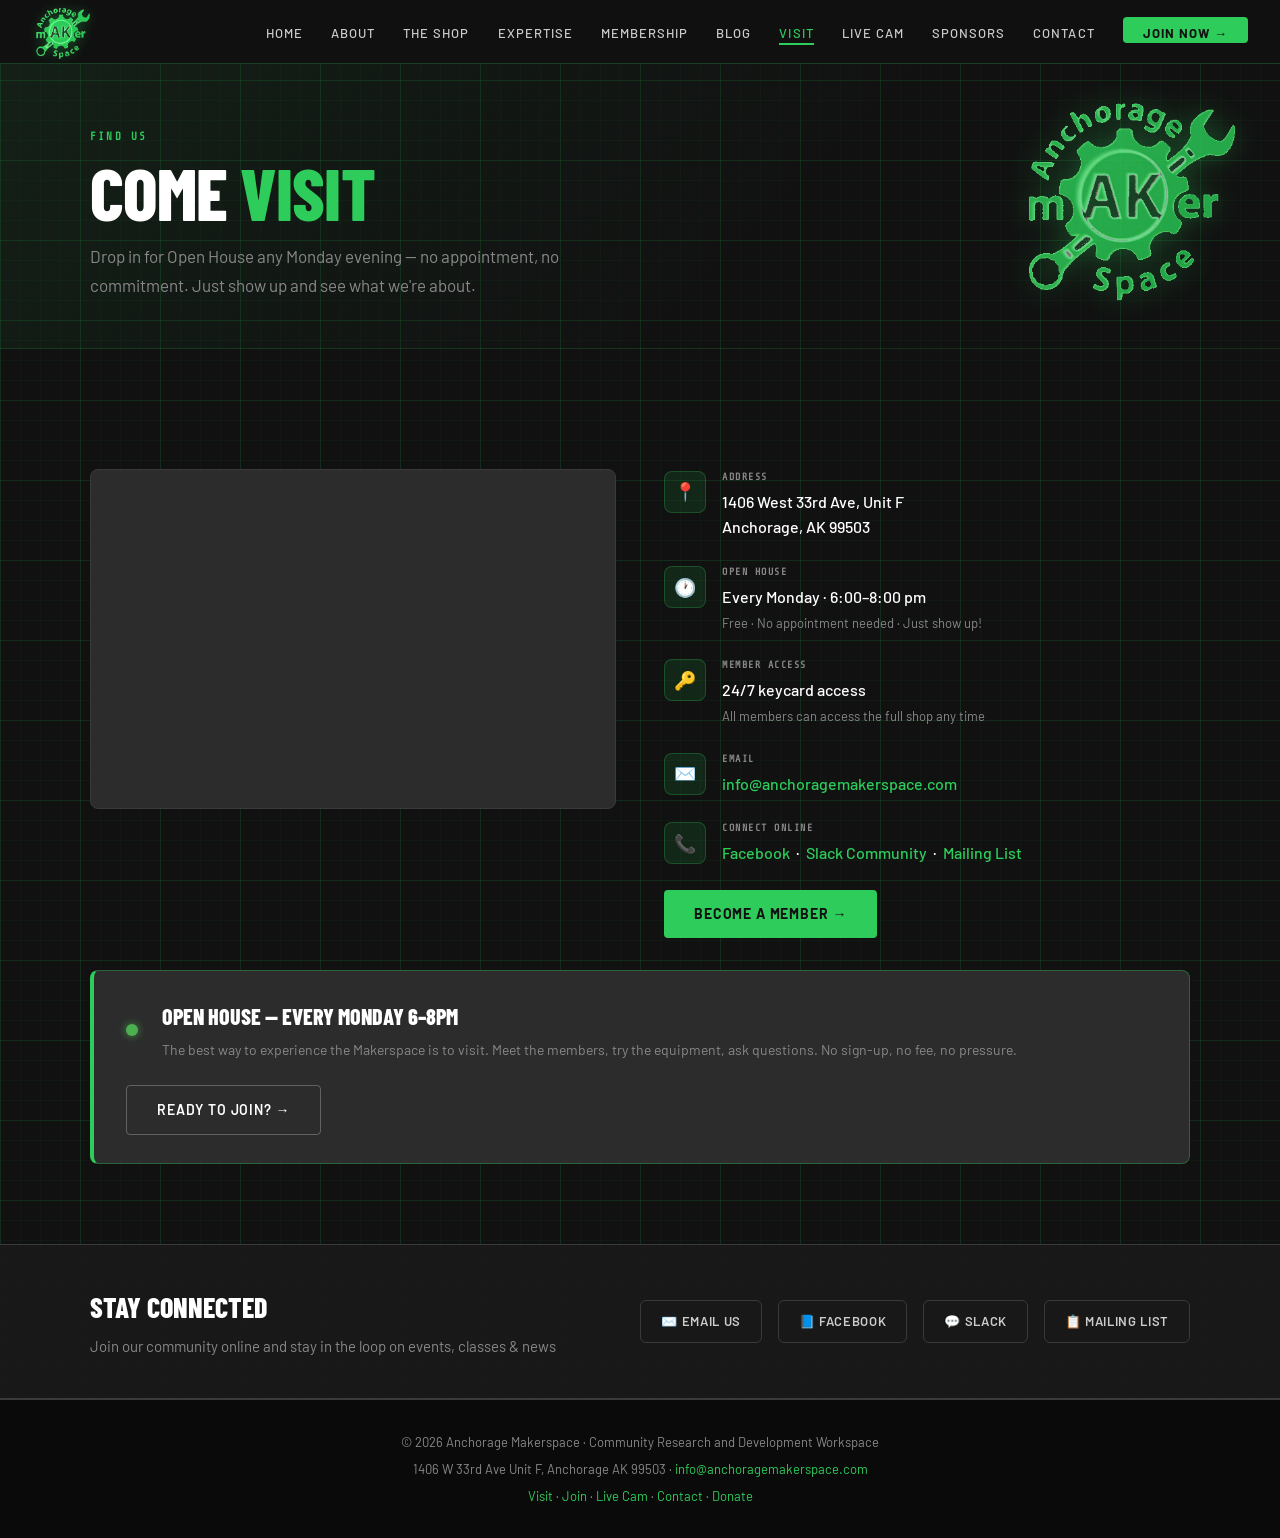
<file: visit.html>
<!DOCTYPE html>
<html lang="en">
<head>
  <meta charset="UTF-8">
  <meta name="viewport" content="width=device-width, initial-scale=1">
  <title>Visit — Anchorage Makerspace</title>
  <link rel="stylesheet" href="assets/style.css">
  <style>
    .visit-grid {
      display: grid;
      grid-template-columns: 1fr 1fr;
      gap: 3rem; align-items: start;
      margin-top: 2.5rem;
    }

    .visit-map {
      background: var(--mid); border-radius: 8px;
      height: 340px; overflow: hidden;
      border: 1px solid var(--steel);
    }

    .visit-map iframe {
      width: 100%; height: 100%; border: 0;
      filter: invert(0.88) hue-rotate(180deg) contrast(0.85);
    }

    .visit-details { display: flex; flex-direction: column; gap: 1.5rem; }

    .visit-item { display: flex; gap: 1rem; align-items: flex-start; }

    .visit-icon {
      width: 42px; height: 42px; border-radius: 8px; flex-shrink: 0;
      background: rgba(46,204,90,0.12);
      border: 1px solid rgba(46,204,90,0.25);
      display: flex; align-items: center;
      justify-content: center; font-size: 18px;
      margin-top: 2px;
    }

    .visit-label {
      font-size: 10px; letter-spacing: 0.15em; text-transform: uppercase;
      color: var(--muted); font-weight: 600; margin-bottom: 4px;
      font-family: 'Share Tech Mono', monospace;
    }

    .visit-value { font-size: 16px; color: var(--white); font-weight: 500; }
    .visit-value a { color: var(--green); text-decoration: none; }
    .visit-value a:hover { text-decoration: underline; }
    .visit-sub { font-size: 13px; color: var(--muted); margin-top: 3px; }

    /* Connect strip */
    .connect-strip {
      background: rgba(26,26,26,0.92);
      border-top: 1px solid var(--steel);
      border-bottom: 1px solid var(--steel);
      padding: 2.5rem 2rem;
    }

    .connect-inner {
      max-width: 1100px; margin: 0 auto;
      display: flex; align-items: center;
      justify-content: space-between;
      gap: 2rem; flex-wrap: wrap;
    }

    .connect-inner h3 {
      font-family: 'Barlow Condensed', sans-serif;
      font-size: 28px; font-weight: 800; text-transform: uppercase;
    }

    .connect-inner p { font-size: 15px; color: var(--muted); margin-top: 4px; }

    .connect-links { display: flex; gap: 1rem; flex-wrap: wrap; }

    .connect-link {
      display: flex; align-items: center; gap: 8px;
      padding: 10px 20px; border-radius: 6px;
      font-weight: 600; font-size: 13px;
      text-decoration: none; letter-spacing: 0.05em;
      text-transform: uppercase;
      border: 1.5px solid var(--steel); color: var(--text);
      transition: border-color 0.2s, color 0.2s;
    }

    .connect-link:hover { border-color: var(--green); color: var(--green); }

    /* Open house callout */
    .oh-callout {
      background: var(--mid);
      border: 1px solid rgba(46,204,90,0.35);
      border-left: 4px solid var(--green);
      border-radius: 8px; padding: 1.75rem 2rem;
      margin-top: 2rem;
      display: flex; align-items: center;
      gap: 1.5rem; flex-wrap: wrap;
    }

    .oh-dot {
      width: 12px; height: 12px; border-radius: 50%;
      background: #4CAF50;
      box-shadow: 0 0 8px rgba(76,175,80,0.8);
      flex-shrink: 0;
      animation: pulse 2s infinite;
    }

    @keyframes pulse { 0%,100%{opacity:1} 50%{opacity:0.3} }

    .oh-text h3 {
      font-family: 'Barlow Condensed', sans-serif;
      font-size: 22px; font-weight: 800; text-transform: uppercase;
    }

    .oh-text p { font-size: 14px; color: var(--muted); margin-top: 4px; }

    @media (max-width: 768px) {
      .visit-grid { grid-template-columns: 1fr; }
    }
  </style>
</head>
<body>

<nav>
  <a href="index.html" class="nav-logo">
    <img src="assets/AMS-Green-Logo.png" alt="Anchorage Makerspace Logo"
      style="height:58px; width:auto; filter: drop-shadow(0 0 6px rgba(46,204,90,0.4));">
  </a>
  <ul class="nav-links" id="nav-list">
    <li><a href="index.html">Home</a></li>
    <li><a href="shop.html">The Shop</a></li>
    <li><a href="expertise.html">Expertise</a></li>
    <li><a href="membership.html">Membership</a></li>
    <li><a href="blog.html">Blog</a></li>
    <li><a href="visit.html">Visit</a></li>
    <li><a href="livestream.html">Live Cam</a></li>
    <li><a href="sponsors.html">Sponsors</a></li>
    <li><a href="contact-member.html">Contact</a></li>
    <li><a href="membership.html" class="nav-cta">Join Now →</a></li>
  </ul>
  <button class="nav-hamburger" id="nav-burger" aria-label="Menu">
    <span></span><span></span><span></span>
  </button>
</nav>

<div class="page-content">

  <div class="page-hero" style="position:relative;">
    <div class="page-hero-inner">
      <img src="assets/AMS-Green-Logo.png" alt="Anchorage Makerspace" style="position:absolute; top:1.25rem; right:2rem; height:225px; width:auto; opacity:0.82; filter:drop-shadow(0 0 14px rgba(46,204,90,0.45)); pointer-events:none; z-index:1;">
      <div class="section-label">Find Us</div>
      <h1>Come <em>Visit</em></h1>
      <p>Drop in for Open House any Monday evening — no appointment, no commitment. Just show up and see what we're about.</p>
    </div>
  </div>

  <section>
    <div class="section-inner">

      <div class="visit-grid">
        <div class="visit-map">
          <iframe
            src="https://www.google.com/maps/embed?pb=!1m18!1m12!1m3!1d2261.8!2d-149.92!3d61.18!2m3!1f0!2f0!3f0!3m2!1i1024!2i768!4f13.1!3m3!1m2!1s0x56c899a0ecebc4b9%3A0x8be15a35d7f4be80!2s1406%20W%2033rd%20Ave%2C%20Anchorage%2C%20AK%2099503!5e0!3m2!1sen!2sus!4v1700000000000"
            allowfullscreen="" loading="lazy" referrerpolicy="no-referrer-when-downgrade">
          </iframe>
        </div>

        <div class="visit-details">
          <div class="visit-item">
            <div class="visit-icon">📍</div>
            <div>
              <div class="visit-label">Address</div>
              <div class="visit-value">1406 West 33rd Ave, Unit F<br>Anchorage, AK 99503</div>
            </div>
          </div>

          <div class="visit-item">
            <div class="visit-icon">🕐</div>
            <div>
              <div class="visit-label">Open House</div>
              <div class="visit-value">Every Monday · 6:00–8:00 pm</div>
              <div class="visit-sub">Free · No appointment needed · Just show up!</div>
            </div>
          </div>

          <div class="visit-item">
            <div class="visit-icon">🔑</div>
            <div>
              <div class="visit-label">Member Access</div>
              <div class="visit-value">24/7 keycard access</div>
              <div class="visit-sub">All members can access the full shop any time</div>
            </div>
          </div>

          <div class="visit-item">
            <div class="visit-icon">✉️</div>
            <div>
              <div class="visit-label">Email</div>
              <div class="visit-value">
                <a href="mailto:info@anchoragemakerspace.com">info@anchoragemakerspace.com</a>
              </div>
            </div>
          </div>

          <div class="visit-item">
            <div class="visit-icon">📞</div>
            <div>
              <div class="visit-label">Connect Online</div>
              <div class="visit-value">
                <a href="https://www.facebook.com/AnchorageMakerSpace/">Facebook</a> &nbsp;·&nbsp;
                <a href="https://www.anchoragemakerspace.com/slack/">Slack Community</a> &nbsp;·&nbsp;
                <a href="http://groupspaces.com/AnchorageMakerSpace/external/subscribe">Mailing List</a>
              </div>
            </div>
          </div>

          <a href="https://docs.google.com/forms/d/e/1FAIpQLSdpmrlWpvJn-Cp8EmDsYAiGsEYqN5uuUPt3vXTJuKiE1dn36w/viewform"
             class="btn-primary" style="width:fit-content;">
            Become a Member →
          </a>
        </div>
      </div>

      <!-- Open House callout -->
      <div class="oh-callout">
        <div class="oh-dot"></div>
        <div class="oh-text">
          <h3>Open House — Every Monday 6–8pm</h3>
          <p>The best way to experience the Makerspace is to visit. Meet the members, try the equipment, ask questions. No sign-up, no fee, no pressure.</p>
        </div>
        <a href="membership.html" class="btn-secondary">Ready to Join? →</a>
      </div>

    </div>
  </section>

  <!-- Connect strip -->
  <div class="connect-strip">
    <div class="connect-inner">
      <div>
        <h3>Stay Connected</h3>
        <p>Join our community online and stay in the loop on events, classes & news</p>
      </div>
      <div class="connect-links">
        <a href="mailto:info@anchoragemakerspace.com" class="connect-link">✉️ Email Us</a>
        <a href="https://www.facebook.com/AnchorageMakerSpace/" class="connect-link">📘 Facebook</a>
        <a href="https://www.anchoragemakerspace.com/slack/" class="connect-link">💬 Slack</a>
        <a href="http://groupspaces.com/AnchorageMakerSpace/external/subscribe" class="connect-link">📋 Mailing List</a>
      </div>
    </div>
  </div>

</div>

<footer>
  <p>© 2026 Anchorage Makerspace · Community Research and Development Workspace</p>
  <p style="margin-top:6px;">1406 W 33rd Ave Unit F, Anchorage AK 99503 · <a href="mailto:info@anchoragemakerspace.com">info@anchoragemakerspace.com</a></p>
  <p style="margin-top:6px;">
    <a href="visit.html">Visit</a> · <a href="membership.html">Join</a> · <a href="livestream.html">Live Cam</a> · <a href="contact-member.html">Contact</a> · <a href="https://www.anchoragemakerspace.com/donate/">Donate</a>
  </p>
</footer>

<script src="assets/nav.js"></script>
</body>
</html>
</file>
<file: assets/style.css>
/* ── Anchorage Makerspace — Shared Stylesheet ── */
@import url('https://fonts.googleapis.com/css2?family=Barlow+Condensed:wght@400;700;800&family=Barlow:wght@400;500;600&family=Share+Tech+Mono&display=swap');

:root {
  --green:      #2ECC5A;
  --green-dark: #1FA041;
  --green-dim:  #1A3D25;
  --black:      #111111;
  --charcoal:   #1A1A1A;
  --mid:        #2C2C2C;
  --steel:      #3A3A3A;
  --text:       #CCCCCC;
  --muted:      #888888;
  --white:      #FFFFFF;
}

*, *::before, *::after { box-sizing: border-box; margin: 0; padding: 0; }

html { scroll-behavior: smooth; }

body {
  font-family: 'Barlow', sans-serif;
  background-color: var(--black);
  background-image:
    linear-gradient(rgba(46,204,90,0.10) 1px, transparent 1px),
    linear-gradient(90deg, rgba(46,204,90,0.10) 1px, transparent 1px),
    linear-gradient(rgba(46,204,90,0.04) 1px, transparent 1px),
    linear-gradient(90deg, rgba(46,204,90,0.04) 1px, transparent 1px);
  background-size: 80px 80px, 80px 80px, 20px 20px, 20px 20px;
  color: var(--white);
  line-height: 1.6;
  min-height: 100vh;
}

/* ── NAV ─────────────────────────────────────── */
nav {
  position: fixed; top: 0; left: 0; right: 0; z-index: 100;
  background: rgba(17,17,17,0.96);
  backdrop-filter: blur(8px);
  border-bottom: 1px solid rgba(46,204,90,0.25);
  padding: 0 2rem;
  display: flex; align-items: center; justify-content: space-between;
  height: 64px;
}

.nav-logo {
  display: flex; align-items: center; gap: 12px;
  text-decoration: none;
}

.nav-logo-hex {
  width: 34px; height: 34px;
  background: var(--green);
  clip-path: polygon(50% 0%,100% 25%,100% 75%,50% 100%,0% 75%,0% 25%);
  flex-shrink: 0;
}

.nav-logo-text {
  font-family: 'Barlow Condensed', sans-serif;
  font-size: 17px; font-weight: 700; letter-spacing: 0.05em;
  color: var(--white);
}

.nav-logo-text span { color: var(--green); }

.nav-links {
  display: flex; align-items: center; gap: 1.75rem; list-style: none;
}

.nav-links a {
  color: var(--text); text-decoration: none;
  font-size: 13px; font-weight: 500;
  letter-spacing: 0.08em; text-transform: uppercase;
  transition: color 0.2s;
  padding-bottom: 2px;
  border-bottom: 2px solid transparent;
}

.nav-links a:hover { color: var(--green); }
.nav-links a.active {
  color: var(--green);
  border-bottom-color: var(--green);
}

.nav-cta {
  background: var(--green);
  color: var(--black) !important;
  padding: 8px 20px; border-radius: 4px;
  font-weight: 700 !important;
  border-bottom: none !important;
  transition: background 0.2s !important;
}

.nav-cta:hover { background: var(--green-dark) !important; }

.nav-hamburger {
  display: none; flex-direction: column; gap: 5px;
  background: none; border: none; cursor: pointer; padding: 4px;
}

.nav-hamburger span {
  display: block; width: 24px; height: 2px;
  background: var(--white); border-radius: 2px;
  transition: 0.3s;
}

/* ── PAGE WRAPPER ────────────────────────────── */
.page-content { padding-top: 64px; }

/* ── SECTIONS ────────────────────────────────── */
section { padding: 5rem 2rem; }
.section-inner { max-width: 1100px; margin: 0 auto; }

.section-label {
  font-size: 11px; letter-spacing: 0.2em; text-transform: uppercase;
  color: var(--green); font-weight: 700; margin-bottom: 0.75rem;
  font-family: 'Share Tech Mono', monospace;
}

h2 {
  font-family: 'Barlow Condensed', sans-serif;
  font-size: clamp(36px, 5vw, 56px); font-weight: 800;
  text-transform: uppercase; line-height: 1;
  margin-bottom: 1rem;
}

.section-desc {
  font-size: 17px; color: var(--muted);
  max-width: 540px; line-height: 1.7;
  margin-bottom: 3rem;
}

/* ── BUTTONS ─────────────────────────────────── */
.btn-primary {
  background: var(--green); color: var(--black);
  padding: 13px 30px; border-radius: 4px;
  font-weight: 700; font-size: 14px;
  letter-spacing: 0.06em; text-transform: uppercase;
  text-decoration: none; border: none; cursor: pointer;
  display: inline-flex; align-items: center; gap: 8px;
  transition: background 0.2s, transform 0.15s;
}

.btn-primary:hover { background: var(--green-dark); transform: translateY(-1px); }

.btn-secondary {
  background: transparent; color: var(--white);
  padding: 13px 30px; border-radius: 4px;
  font-weight: 600; font-size: 14px;
  letter-spacing: 0.06em; text-transform: uppercase;
  text-decoration: none;
  border: 1.5px solid rgba(255,255,255,0.25);
  display: inline-flex; align-items: center; gap: 8px;
  transition: border-color 0.2s, background 0.2s;
}

.btn-secondary:hover {
  border-color: var(--white);
  background: rgba(255,255,255,0.05);
}

/* ── CARDS ───────────────────────────────────── */
.card {
  background: var(--mid);
  border: 1px solid var(--steel);
  border-radius: 8px;
  transition: border-color 0.2s, transform 0.2s;
}

.card:hover { border-color: var(--green); }

/* ── DARK SECTION ────────────────────────────── */
.section-dark { background: rgba(26,26,26,0.92); }

/* ── FOOTER ──────────────────────────────────── */
footer {
  background: #0A0A0A;
  border-top: 1px solid var(--steel);
  padding: 2rem;
  text-align: center;
}

footer p { font-size: 13px; color: var(--muted); }
footer a { color: var(--green); text-decoration: none; }
footer a:hover { text-decoration: underline; }

/* ── PAGE HERO (inner pages) ─────────────────── */
.page-hero {
  padding: 4rem 2rem 3rem;
  background: linear-gradient(135deg, rgba(46,204,90,0.08) 0%, transparent 60%);
  border-bottom: 1px solid rgba(46,204,90,0.15);
}

.page-hero-inner { max-width: 1100px; margin: 0 auto; }

.page-hero h1 {
  font-family: 'Barlow Condensed', sans-serif;
  font-size: clamp(42px, 6vw, 72px);
  font-weight: 800; text-transform: uppercase;
  line-height: 0.95; letter-spacing: -0.01em;
}

.page-hero h1 em { color: var(--green); font-style: normal; }

.page-hero p {
  font-size: 17px; color: var(--muted);
  margin-top: 1rem; max-width: 520px; line-height: 1.7;
}

/* ── OPEN HOUSE BANNER ───────────────────────── */
.open-banner {
  background: var(--green);
  padding: 13px 2rem;
  display: flex; align-items: center;
  justify-content: center; gap: 2rem; flex-wrap: wrap;
}

.open-banner p {
  font-family: 'Barlow Condensed', sans-serif;
  font-size: 16px; font-weight: 700;
  letter-spacing: 0.05em; text-transform: uppercase;
  color: var(--black);
}

.open-banner a {
  color: var(--black); font-size: 13px; font-weight: 700;
  text-decoration: none; border-bottom: 1px solid rgba(0,0,0,0.3);
}

/* ── SCROLLBAR ───────────────────────────────── */
::-webkit-scrollbar { width: 6px; }
::-webkit-scrollbar-track { background: var(--black); }
::-webkit-scrollbar-thumb { background: var(--steel); border-radius: 3px; }
::-webkit-scrollbar-thumb:hover { background: var(--muted); }

/* ── RESPONSIVE ──────────────────────────────── */
@media (max-width: 768px) {
  .nav-links { display: none; }
  .nav-links.open {
    display: flex; flex-direction: column;
    position: fixed; top: 64px; left: 0; right: 0;
    background: rgba(17,17,17,0.98);
    padding: 1.5rem 2rem; gap: 1.25rem;
    border-bottom: 1px solid var(--steel);
  }
  .nav-hamburger { display: flex; }
  section { padding: 3rem 1.25rem; }
}

/* ── Hero logo mobile: moves below nav, scaled down ── */
@media (max-width: 768px) {
  .page-hero { padding-top: 1.5rem; }

  .page-hero img[alt="Anchorage Makerspace"] {
    position: relative !important;
    top: auto !important; right: auto !important;
    bottom: auto !important; left: auto !important;
    display: block;
    height: 90px !important;
    width: auto;
    margin: 0 auto 1.25rem auto;
    opacity: 0.90 !important;
  }

  .page-hero-inner {
    display: flex;
    flex-direction: column;
    align-items: flex-start;
  }
}
</file>
